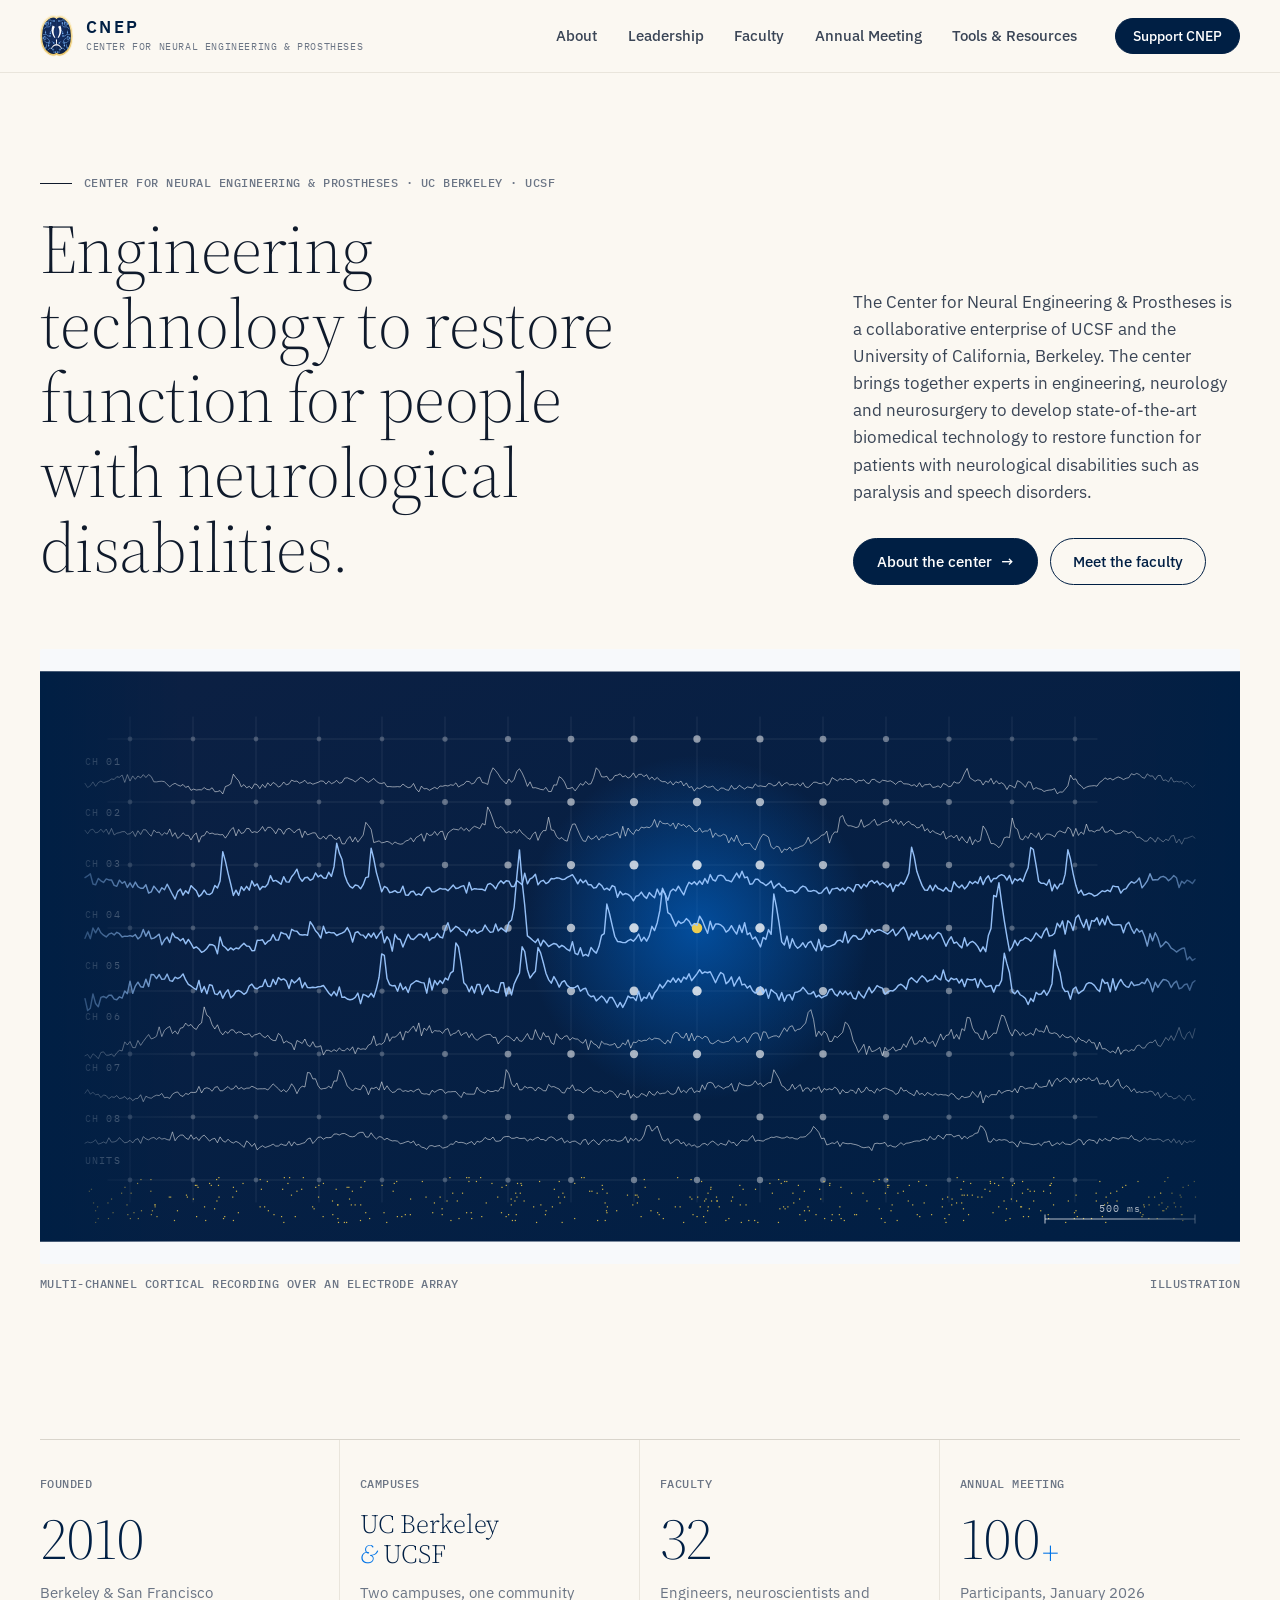
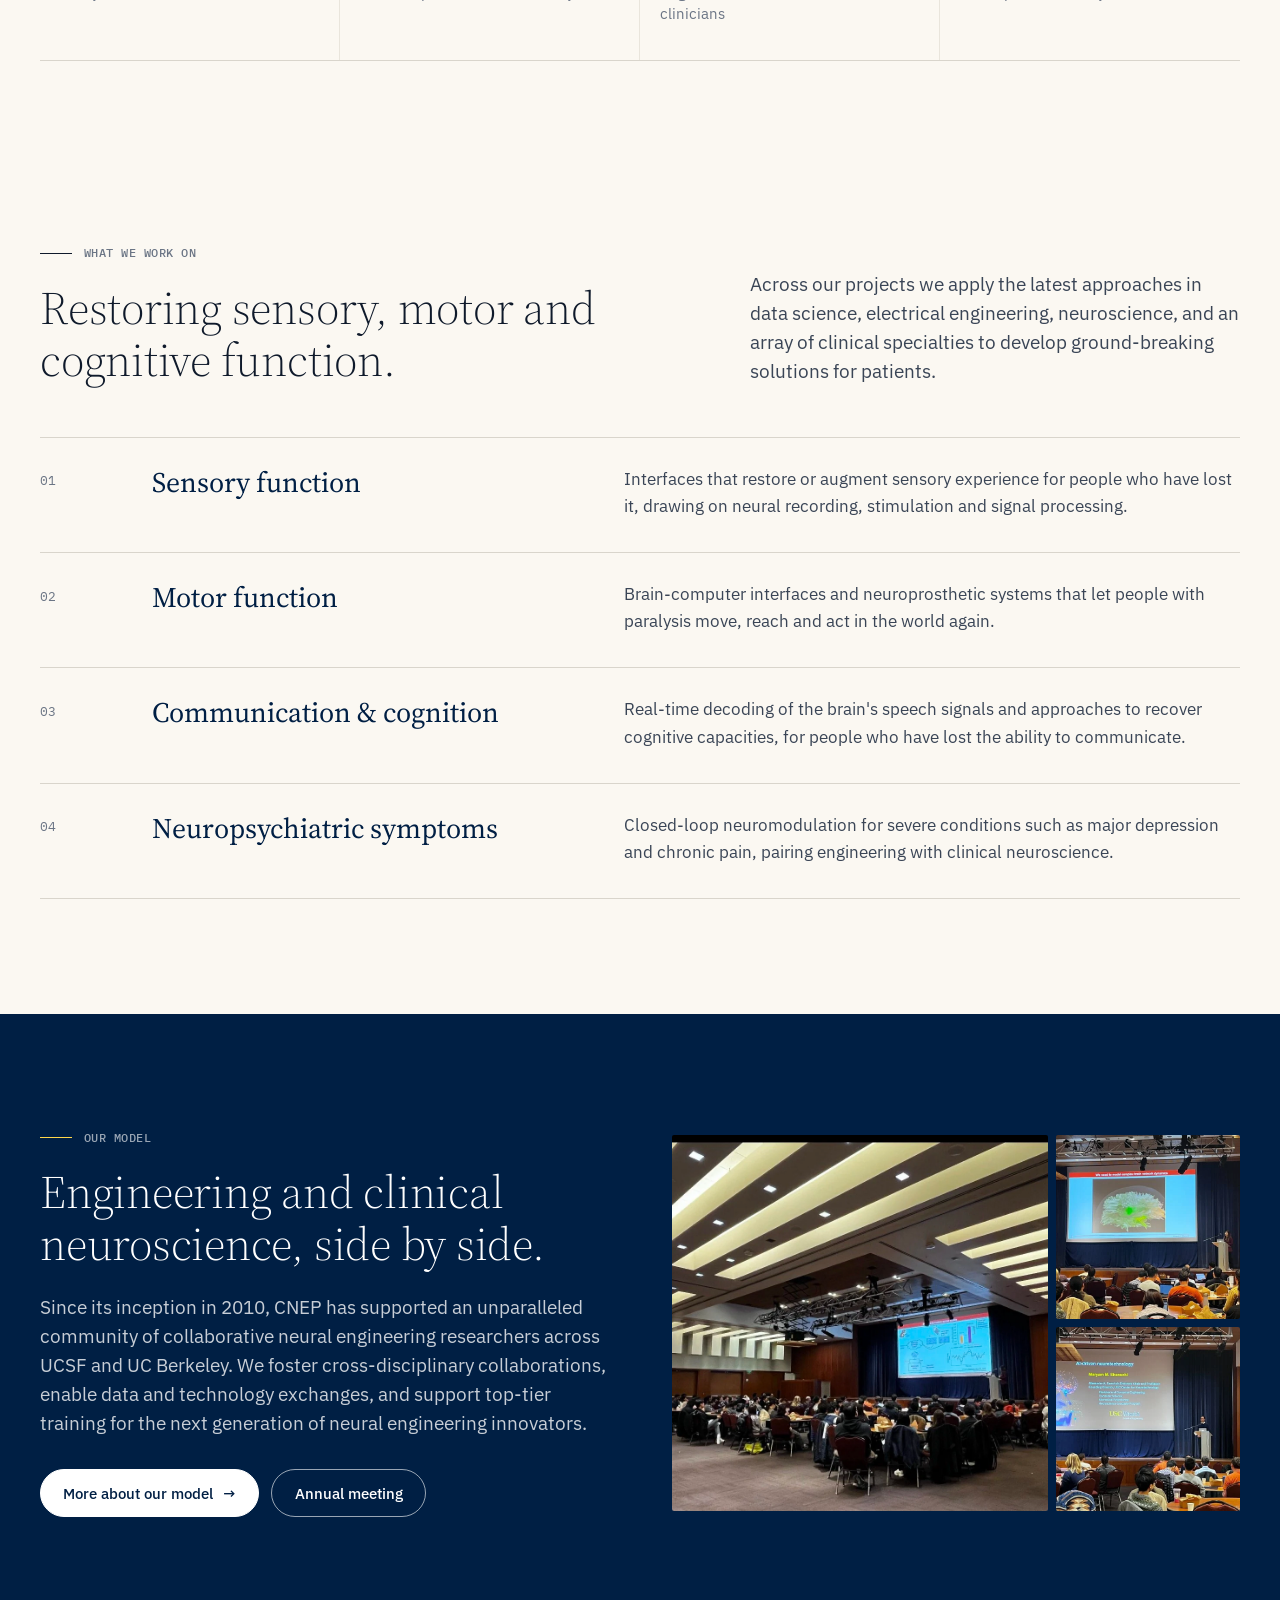
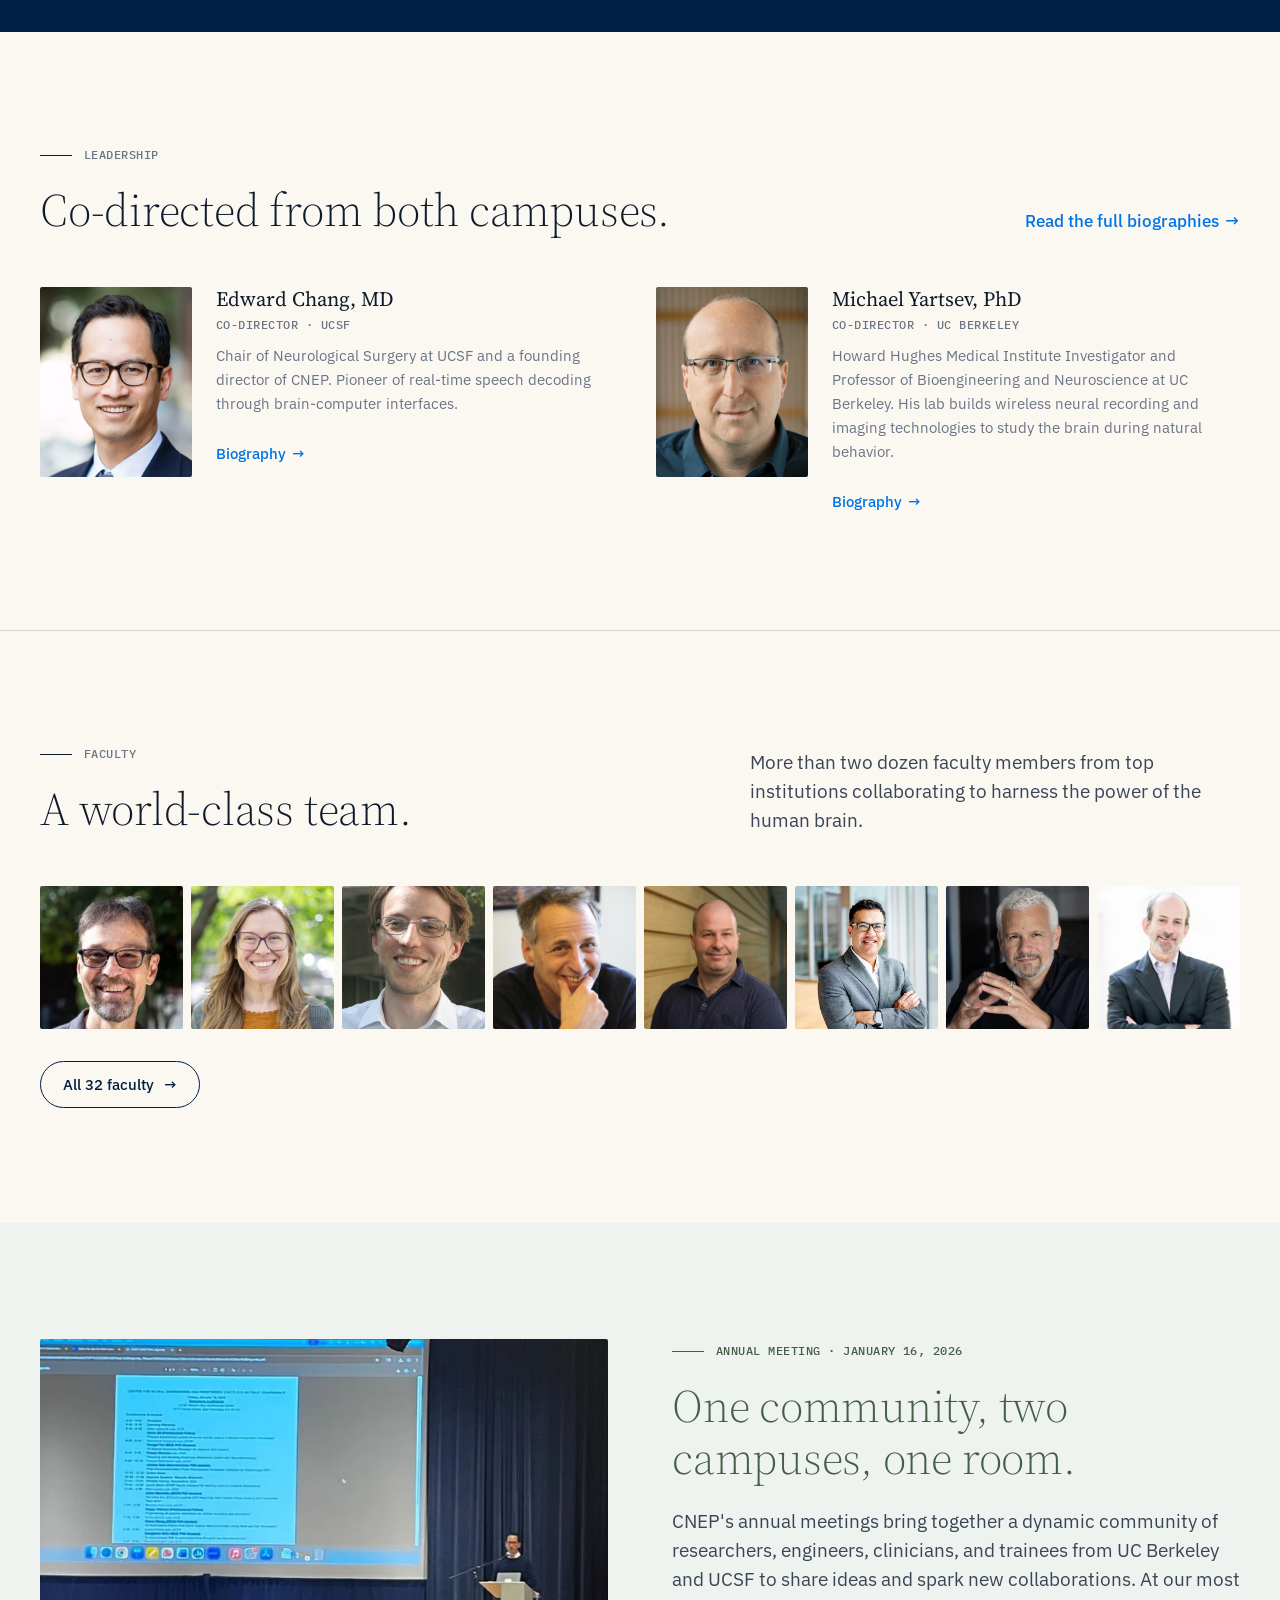
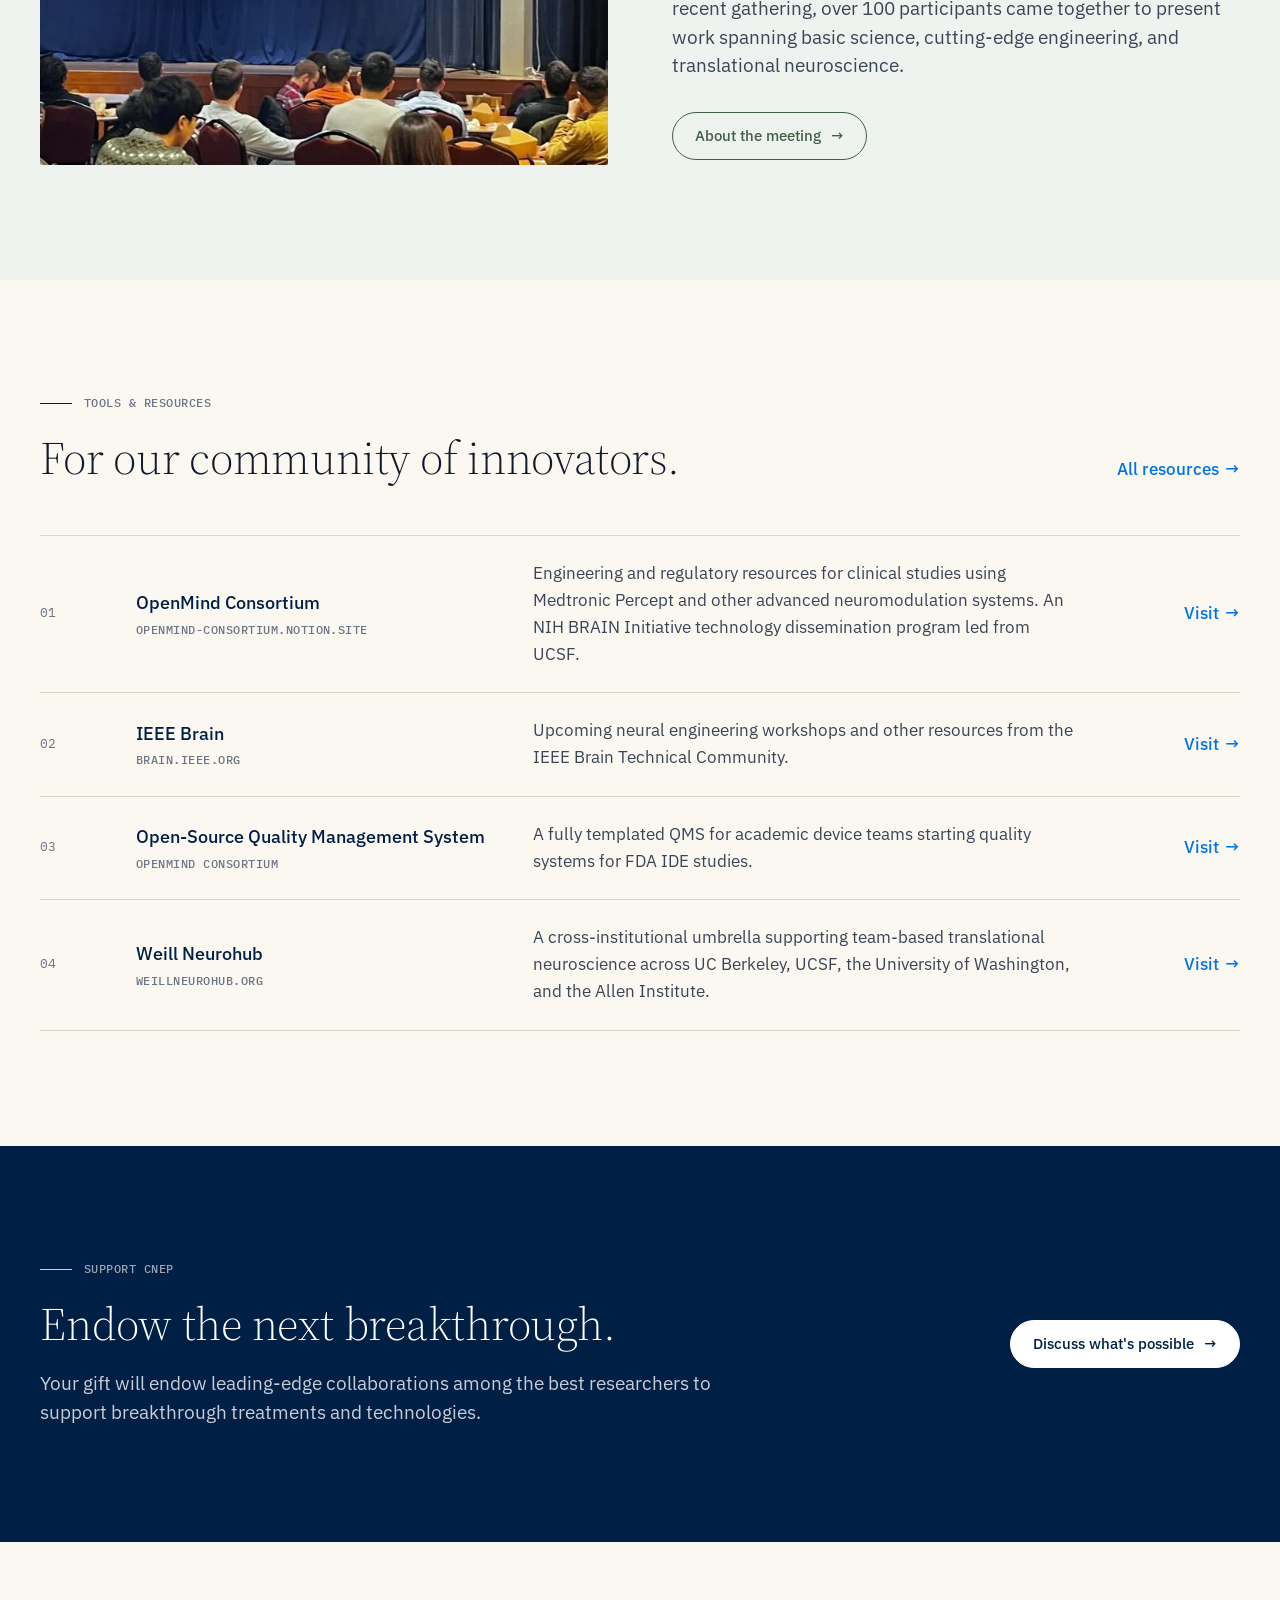
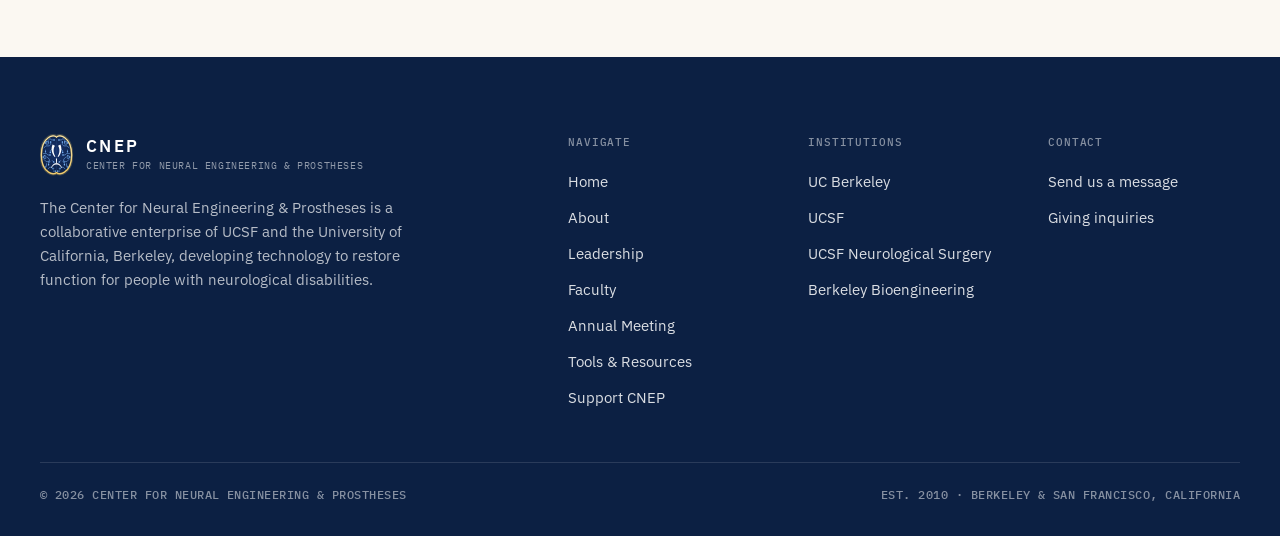
<file: index.html>
<!doctype html>
<html lang="en">
<head>
<meta charset="utf-8">
<meta name="viewport" content="width=device-width, initial-scale=1">
<title>Center for Neural Engineering &amp; Prostheses</title>
<meta name="description" content="The Center for Neural Engineering &amp; Prostheses is a collaborative enterprise of UCSF and UC Berkeley developing technology to restore function for patients with neurological disabilities.">
<meta property="og:title" content="Center for Neural Engineering &amp; Prostheses">
<meta property="og:description" content="The Center for Neural Engineering &amp; Prostheses is a collaborative enterprise of UCSF and UC Berkeley developing technology to restore function for patients with neurological disabilities.">
<meta property="og:type" content="website">
<link rel="canonical" href="https://www.uc-cnep.org/">
<meta property="og:image" content="https://www.uc-cnep.org/assets/brand/cnep-social.png">
<meta property="og:image:width" content="1200">
<meta property="og:image:height" content="630">
<meta name="twitter:card" content="summary_large_image">
<link rel="icon" href="assets/brand/favicon.svg" type="image/svg+xml">
<link rel="apple-touch-icon" href="assets/brand/apple-touch-icon.png">
<meta name="theme-color" content="#fbf8f2">
<link rel="preconnect" href="https://fonts.googleapis.com">
<link rel="preconnect" href="https://fonts.gstatic.com" crossorigin>
<link href="https://fonts.googleapis.com/css2?family=IBM+Plex+Mono:wght@400;500&family=IBM+Plex+Sans:wght@400;500;600&family=Source+Serif+4:opsz,wght@8..60,300;8..60,400&display=swap" rel="stylesheet">
<link rel="stylesheet" href="css/style.css">
</head>
<body>
<a class="skip" href="#main">Skip to content</a>
<header class="header">
  <div class="container">
    <a class="brand " href="index.html" aria-label="CNEP home"><img class="brand__mark" src="assets/brand/cnep-mark.svg" alt="" width="96" height="120">
<span class="brand__text"><span class="brand__name">CNEP</span><span class="brand__sub">Center for Neural Engineering &amp; Prostheses</span></span></a>
    <nav class="nav" aria-label="Primary"><a href="about.html">About</a><a href="leadership.html">Leadership</a><a href="faculty.html">Faculty</a><a href="annual-meeting.html">Annual Meeting</a><a href="resources.html">Tools & Resources</a><a class="btn btn--solid" href="donate.html">Support CNEP</a></nav>
    <button class="menu-btn" aria-expanded="false" aria-controls="mobile-nav" aria-label="Toggle menu"><span></span><span></span><span></span></button>
  </div>
  <nav class="mobile-nav" id="mobile-nav" aria-label="Mobile"><a href="about.html">About</a><a href="leadership.html">Leadership</a><a href="faculty.html">Faculty</a><a href="annual-meeting.html">Annual Meeting</a><a href="resources.html">Tools & Resources</a><a href="donate.html">Support CNEP</a></nav>
</header>
<main id="main">

<section class="hero container">
  <div class="hero__grid">
    <div>
      <div class="eyebrow mono">Center for Neural Engineering &amp; Prostheses &middot; UC Berkeley &middot; UCSF</div>
      <h1 class="display">Engineering technology to restore function for people with neurological disabilities.</h1>
    </div>
    <div class="hero__aside">
      <p>The Center for Neural Engineering & Prostheses is a collaborative enterprise of UCSF and the University of California, Berkeley. The center brings together experts in engineering, neurology and neurosurgery to develop state-of-the-art biomedical technology to restore function for patients with neurological disabilities such as paralysis and speech disorders.</p>
      <div class="btn-row"><a class="btn btn--solid" href="about.html">About the center <span class="arr" aria-hidden="true">&rarr;</span></a><a class="btn" href="faculty.html">Meet the faculty</a></div>
    </div>
  </div>
  <div class="hero-media reveal">
    <figure>
      <div class="frame frame--neuro"><svg class="neuro" viewBox="0 0 1600 760" xmlns="http://www.w3.org/2000/svg" role="img" aria-labelledby="neuro-t"><title id="neuro-t">Illustration of multi-channel neural recordings over an electrode array</title><defs><linearGradient id="bg" x1="0" y1="0" x2="1" y2="1"><stop offset="0" stop-color="#0c2043"/><stop offset="1" stop-color="#001f44"/></linearGradient><linearGradient id="fade" x1="0" y1="0" x2="1" y2="0"><stop offset="0" stop-color="#001f44" stop-opacity="1"/><stop offset=".12" stop-color="#001f44" stop-opacity="0"/><stop offset=".9" stop-color="#001f44" stop-opacity="0"/><stop offset="1" stop-color="#001f44" stop-opacity="1"/></linearGradient><radialGradient id="glow" cx=".5" cy=".5" r=".5"><stop offset="0" stop-color="#0073e6" stop-opacity=".55"/><stop offset="1" stop-color="#0073e6" stop-opacity="0"/></radialGradient></defs><rect width="1600" height="760" fill="url(#bg)"/><g fill="none" stroke="#ffffff" stroke-opacity=".12" stroke-width="1"><line x1="120" y1="60" x2="120" y2="708"/><line x1="204" y1="60" x2="204" y2="708"/><line x1="288" y1="60" x2="288" y2="708"/><line x1="372" y1="60" x2="372" y2="708"/><line x1="456" y1="60" x2="456" y2="708"/><line x1="540" y1="60" x2="540" y2="708"/><line x1="624" y1="60" x2="624" y2="708"/><line x1="708" y1="60" x2="708" y2="708"/><line x1="792" y1="60" x2="792" y2="708"/><line x1="876" y1="60" x2="876" y2="708"/><line x1="960" y1="60" x2="960" y2="708"/><line x1="1044" y1="60" x2="1044" y2="708"/><line x1="1128" y1="60" x2="1128" y2="708"/><line x1="1212" y1="60" x2="1212" y2="708"/><line x1="1296" y1="60" x2="1296" y2="708"/><line x1="1380" y1="60" x2="1380" y2="708"/><line x1="90" y1="90" x2="1410" y2="90"/><line x1="90" y1="174" x2="1410" y2="174"/><line x1="90" y1="258" x2="1410" y2="258"/><line x1="90" y1="342" x2="1410" y2="342"/><line x1="90" y1="426" x2="1410" y2="426"/><line x1="90" y1="510" x2="1410" y2="510"/><line x1="90" y1="594" x2="1410" y2="594"/><line x1="90" y1="678" x2="1410" y2="678"/></g><circle cx="876" cy="342" r="230" fill="url(#glow)"/><g><circle cx="120" cy="90" r="3.2" fill="#ffffff" fill-opacity="0.22"/><circle cx="204" cy="90" r="3.2" fill="#ffffff" fill-opacity="0.22"/><circle cx="288" cy="90" r="3.2" fill="#ffffff" fill-opacity="0.22"/><circle cx="372" cy="90" r="3.2" fill="#ffffff" fill-opacity="0.22"/><circle cx="456" cy="90" r="3.2" fill="#ffffff" fill-opacity="0.22"/><circle cx="540" cy="90" r="3.5" fill="#ffffff" fill-opacity="0.28"/><circle cx="624" cy="90" r="4.1" fill="#ffffff" fill-opacity="0.38"/><circle cx="708" cy="90" r="4.5" fill="#ffffff" fill-opacity="0.46"/><circle cx="792" cy="90" r="4.8" fill="#ffffff" fill-opacity="0.52"/><circle cx="876" cy="90" r="4.9" fill="#ffffff" fill-opacity="0.54"/><circle cx="960" cy="90" r="4.8" fill="#ffffff" fill-opacity="0.52"/><circle cx="1044" cy="90" r="4.5" fill="#ffffff" fill-opacity="0.46"/><circle cx="1128" cy="90" r="4.1" fill="#ffffff" fill-opacity="0.38"/><circle cx="1212" cy="90" r="3.5" fill="#ffffff" fill-opacity="0.28"/><circle cx="1296" cy="90" r="3.2" fill="#ffffff" fill-opacity="0.22"/><circle cx="1380" cy="90" r="3.2" fill="#ffffff" fill-opacity="0.22"/><circle cx="120" cy="174" r="3.2" fill="#ffffff" fill-opacity="0.22"/><circle cx="204" cy="174" r="3.2" fill="#ffffff" fill-opacity="0.22"/><circle cx="288" cy="174" r="3.2" fill="#ffffff" fill-opacity="0.22"/><circle cx="372" cy="174" r="3.2" fill="#ffffff" fill-opacity="0.22"/><circle cx="456" cy="174" r="3.3" fill="#ffffff" fill-opacity="0.23"/><circle cx="540" cy="174" r="3.9" fill="#ffffff" fill-opacity="0.35"/><circle cx="624" cy="174" r="4.5" fill="#ffffff" fill-opacity="0.46"/><circle cx="708" cy="174" r="5.0" fill="#ffffff" fill-opacity="0.56"/><circle cx="792" cy="174" r="5.5" fill="#ffffff" fill-opacity="0.64"/><circle cx="876" cy="174" r="5.6" fill="#ffffff" fill-opacity="0.67"/><circle cx="960" cy="174" r="5.5" fill="#ffffff" fill-opacity="0.64"/><circle cx="1044" cy="174" r="5.0" fill="#ffffff" fill-opacity="0.56"/><circle cx="1128" cy="174" r="4.5" fill="#ffffff" fill-opacity="0.46"/><circle cx="1212" cy="174" r="3.9" fill="#ffffff" fill-opacity="0.35"/><circle cx="1296" cy="174" r="3.3" fill="#ffffff" fill-opacity="0.23"/><circle cx="1380" cy="174" r="3.2" fill="#ffffff" fill-opacity="0.22"/><circle cx="120" cy="258" r="3.2" fill="#ffffff" fill-opacity="0.22"/><circle cx="204" cy="258" r="3.2" fill="#ffffff" fill-opacity="0.22"/><circle cx="288" cy="258" r="3.2" fill="#ffffff" fill-opacity="0.22"/><circle cx="372" cy="258" r="3.2" fill="#ffffff" fill-opacity="0.22"/><circle cx="456" cy="258" r="3.5" fill="#ffffff" fill-opacity="0.27"/><circle cx="540" cy="258" r="4.2" fill="#ffffff" fill-opacity="0.40"/><circle cx="624" cy="258" r="4.8" fill="#ffffff" fill-opacity="0.52"/><circle cx="708" cy="258" r="5.5" fill="#ffffff" fill-opacity="0.64"/><circle cx="792" cy="258" r="6.0" fill="#ffffff" fill-opacity="0.74"/><circle cx="876" cy="258" r="6.3" fill="#ffffff" fill-opacity="0.79"/><circle cx="960" cy="258" r="6.0" fill="#ffffff" fill-opacity="0.74"/><circle cx="1044" cy="258" r="5.5" fill="#ffffff" fill-opacity="0.64"/><circle cx="1128" cy="258" r="4.8" fill="#ffffff" fill-opacity="0.52"/><circle cx="1212" cy="258" r="4.2" fill="#ffffff" fill-opacity="0.40"/><circle cx="1296" cy="258" r="3.5" fill="#ffffff" fill-opacity="0.27"/><circle cx="1380" cy="258" r="3.2" fill="#ffffff" fill-opacity="0.22"/><circle cx="120" cy="342" r="3.2" fill="#ffffff" fill-opacity="0.22"/><circle cx="204" cy="342" r="3.2" fill="#ffffff" fill-opacity="0.22"/><circle cx="288" cy="342" r="3.2" fill="#ffffff" fill-opacity="0.22"/><circle cx="372" cy="342" r="3.2" fill="#ffffff" fill-opacity="0.22"/><circle cx="456" cy="342" r="3.5" fill="#ffffff" fill-opacity="0.28"/><circle cx="540" cy="342" r="4.2" fill="#ffffff" fill-opacity="0.41"/><circle cx="624" cy="342" r="4.9" fill="#ffffff" fill-opacity="0.54"/><circle cx="708" cy="342" r="5.6" fill="#ffffff" fill-opacity="0.67"/><circle cx="792" cy="342" r="6.3" fill="#ffffff" fill-opacity="0.79"/><circle cx="876" cy="342" r="7.0" fill="#ffd74b" fill-opacity="0.92"/><circle cx="960" cy="342" r="6.3" fill="#ffffff" fill-opacity="0.79"/><circle cx="1044" cy="342" r="5.6" fill="#ffffff" fill-opacity="0.67"/><circle cx="1128" cy="342" r="4.9" fill="#ffffff" fill-opacity="0.54"/><circle cx="1212" cy="342" r="4.2" fill="#ffffff" fill-opacity="0.41"/><circle cx="1296" cy="342" r="3.5" fill="#ffffff" fill-opacity="0.28"/><circle cx="1380" cy="342" r="3.2" fill="#ffffff" fill-opacity="0.22"/><circle cx="120" cy="426" r="3.2" fill="#ffffff" fill-opacity="0.22"/><circle cx="204" cy="426" r="3.2" fill="#ffffff" fill-opacity="0.22"/><circle cx="288" cy="426" r="3.2" fill="#ffffff" fill-opacity="0.22"/><circle cx="372" cy="426" r="3.2" fill="#ffffff" fill-opacity="0.22"/><circle cx="456" cy="426" r="3.5" fill="#ffffff" fill-opacity="0.27"/><circle cx="540" cy="426" r="4.2" fill="#ffffff" fill-opacity="0.40"/><circle cx="624" cy="426" r="4.8" fill="#ffffff" fill-opacity="0.52"/><circle cx="708" cy="426" r="5.5" fill="#ffffff" fill-opacity="0.64"/><circle cx="792" cy="426" r="6.0" fill="#ffffff" fill-opacity="0.74"/><circle cx="876" cy="426" r="6.3" fill="#ffffff" fill-opacity="0.79"/><circle cx="960" cy="426" r="6.0" fill="#ffffff" fill-opacity="0.74"/><circle cx="1044" cy="426" r="5.5" fill="#ffffff" fill-opacity="0.64"/><circle cx="1128" cy="426" r="4.8" fill="#ffffff" fill-opacity="0.52"/><circle cx="1212" cy="426" r="4.2" fill="#ffffff" fill-opacity="0.40"/><circle cx="1296" cy="426" r="3.5" fill="#ffffff" fill-opacity="0.27"/><circle cx="1380" cy="426" r="3.2" fill="#ffffff" fill-opacity="0.22"/><circle cx="120" cy="510" r="3.2" fill="#ffffff" fill-opacity="0.22"/><circle cx="204" cy="510" r="3.2" fill="#ffffff" fill-opacity="0.22"/><circle cx="288" cy="510" r="3.2" fill="#ffffff" fill-opacity="0.22"/><circle cx="372" cy="510" r="3.2" fill="#ffffff" fill-opacity="0.22"/><circle cx="456" cy="510" r="3.3" fill="#ffffff" fill-opacity="0.23"/><circle cx="540" cy="510" r="3.9" fill="#ffffff" fill-opacity="0.35"/><circle cx="624" cy="510" r="4.5" fill="#ffffff" fill-opacity="0.46"/><circle cx="708" cy="510" r="5.0" fill="#ffffff" fill-opacity="0.56"/><circle cx="792" cy="510" r="5.5" fill="#ffffff" fill-opacity="0.64"/><circle cx="876" cy="510" r="5.6" fill="#ffffff" fill-opacity="0.67"/><circle cx="960" cy="510" r="5.5" fill="#ffffff" fill-opacity="0.64"/><circle cx="1044" cy="510" r="5.0" fill="#ffffff" fill-opacity="0.56"/><circle cx="1128" cy="510" r="4.5" fill="#ffffff" fill-opacity="0.46"/><circle cx="1212" cy="510" r="3.9" fill="#ffffff" fill-opacity="0.35"/><circle cx="1296" cy="510" r="3.3" fill="#ffffff" fill-opacity="0.23"/><circle cx="1380" cy="510" r="3.2" fill="#ffffff" fill-opacity="0.22"/><circle cx="120" cy="594" r="3.2" fill="#ffffff" fill-opacity="0.22"/><circle cx="204" cy="594" r="3.2" fill="#ffffff" fill-opacity="0.22"/><circle cx="288" cy="594" r="3.2" fill="#ffffff" fill-opacity="0.22"/><circle cx="372" cy="594" r="3.2" fill="#ffffff" fill-opacity="0.22"/><circle cx="456" cy="594" r="3.2" fill="#ffffff" fill-opacity="0.22"/><circle cx="540" cy="594" r="3.5" fill="#ffffff" fill-opacity="0.28"/><circle cx="624" cy="594" r="4.1" fill="#ffffff" fill-opacity="0.38"/><circle cx="708" cy="594" r="4.5" fill="#ffffff" fill-opacity="0.46"/><circle cx="792" cy="594" r="4.8" fill="#ffffff" fill-opacity="0.52"/><circle cx="876" cy="594" r="4.9" fill="#ffffff" fill-opacity="0.54"/><circle cx="960" cy="594" r="4.8" fill="#ffffff" fill-opacity="0.52"/><circle cx="1044" cy="594" r="4.5" fill="#ffffff" fill-opacity="0.46"/><circle cx="1128" cy="594" r="4.1" fill="#ffffff" fill-opacity="0.38"/><circle cx="1212" cy="594" r="3.5" fill="#ffffff" fill-opacity="0.28"/><circle cx="1296" cy="594" r="3.2" fill="#ffffff" fill-opacity="0.22"/><circle cx="1380" cy="594" r="3.2" fill="#ffffff" fill-opacity="0.22"/><circle cx="120" cy="678" r="3.2" fill="#ffffff" fill-opacity="0.22"/><circle cx="204" cy="678" r="3.2" fill="#ffffff" fill-opacity="0.22"/><circle cx="288" cy="678" r="3.2" fill="#ffffff" fill-opacity="0.22"/><circle cx="372" cy="678" r="3.2" fill="#ffffff" fill-opacity="0.22"/><circle cx="456" cy="678" r="3.2" fill="#ffffff" fill-opacity="0.22"/><circle cx="540" cy="678" r="3.2" fill="#ffffff" fill-opacity="0.22"/><circle cx="624" cy="678" r="3.5" fill="#ffffff" fill-opacity="0.28"/><circle cx="708" cy="678" r="3.9" fill="#ffffff" fill-opacity="0.35"/><circle cx="792" cy="678" r="4.2" fill="#ffffff" fill-opacity="0.40"/><circle cx="876" cy="678" r="4.2" fill="#ffffff" fill-opacity="0.41"/><circle cx="960" cy="678" r="4.2" fill="#ffffff" fill-opacity="0.40"/><circle cx="1044" cy="678" r="3.9" fill="#ffffff" fill-opacity="0.35"/><circle cx="1128" cy="678" r="3.5" fill="#ffffff" fill-opacity="0.28"/><circle cx="1212" cy="678" r="3.2" fill="#ffffff" fill-opacity="0.22"/><circle cx="1296" cy="678" r="3.2" fill="#ffffff" fill-opacity="0.22"/><circle cx="1380" cy="678" r="3.2" fill="#ffffff" fill-opacity="0.22"/></g><g fill="none" stroke-linecap="round" stroke-linejoin="round"><path d="M60.0,149.2 L63.5,154.7 L67.1,152.3 L70.6,147.2 L74.1,153.1 L77.7,148.1 L81.2,146.1 L84.7,148.3 L88.3,147.0 L91.8,145.7 L95.3,143.3 L98.9,143.9 L102.4,140.3 L105.9,141.1 L109.5,138.0 L113.0,147.9 L116.5,137.4 L120.0,146.1 L123.6,139.2 L127.1,143.8 L130.6,139.3 L134.2,141.8 L137.7,137.5 L141.2,141.4 L144.8,137.4 L148.3,140.1 L151.8,147.1 L155.4,147.2 L158.9,146.6 L162.4,146.3 L166.0,146.9 L169.5,150.6 L173.0,153.7 L176.6,150.7 L180.1,149.1 L183.6,151.3 L187.2,152.8 L190.7,150.6 L194.2,154.5 L197.8,152.9 L201.3,158.5 L204.8,156.8 L208.4,158.1 L211.9,157.6 L215.4,157.8 L218.9,154.8 L222.5,157.3 L226.0,157.7 L229.5,155.0 L233.1,160.3 L236.6,160.1 L240.1,158.8 L243.7,163.3 L247.2,153.4 L250.7,152.1 L254.3,149.9 L257.8,136.9 L261.3,141.8 L264.9,145.7 L268.4,153.8 L271.9,150.8 L275.5,155.1 L279.0,153.1 L282.5,156.3 L286.1,149.8 L289.6,151.1 L293.1,156.2 L296.7,150.5 L300.2,154.8 L303.7,148.4 L307.3,152.5 L310.8,148.0 L314.3,150.0 L317.9,154.2 L321.4,152.2 L324.9,147.3 L328.4,151.2 L332.0,149.8 L335.5,144.8 L339.0,146.5 L342.6,146.1 L346.1,149.0 L349.6,147.5 L353.2,145.1 L356.7,149.2 L360.2,148.3 L363.8,150.3 L367.3,149.0 L370.8,147.8 L374.4,145.9 L377.9,146.3 L381.4,150.2 L385.0,146.1 L388.5,149.5 L392.0,148.1 L395.6,145.2 L399.1,149.0 L402.6,148.0 L406.2,142.2 L409.7,141.7 L413.2,143.3 L416.8,144.7 L420.3,147.2 L423.8,144.5 L427.4,141.2 L430.9,142.4 L434.4,145.8 L437.9,147.8 L441.5,145.3 L445.0,142.5 L448.5,146.3 L452.1,148.8 L455.6,149.3 L459.1,148.1 L462.7,153.6 L466.2,153.4 L469.7,153.8 L473.3,153.8 L476.8,153.5 L480.3,153.9 L483.9,150.0 L487.4,152.8 L490.9,154.9 L494.5,154.1 L498.0,149.3 L501.5,156.5 L505.1,160.5 L508.6,152.8 L512.1,156.5 L515.7,156.0 L519.2,158.4 L522.7,156.4 L526.3,154.4 L529.8,156.5 L533.3,152.7 L536.8,153.0 L540.4,151.9 L543.9,152.7 L547.4,151.0 L551.0,151.8 L554.5,148.5 L558.0,154.1 L561.6,151.8 L565.1,150.4 L568.6,146.4 L572.2,146.8 L575.7,150.0 L579.2,148.5 L582.8,142.4 L586.3,140.8 L589.8,148.0 L593.4,148.8 L596.9,150.6 L600.4,136.3 L604.0,128.4 L607.5,132.2 L611.0,136.8 L614.6,142.8 L618.1,146.0 L621.6,149.9 L625.2,143.3 L628.7,147.8 L632.2,143.8 L635.8,133.1 L639.3,129.7 L642.8,135.3 L646.3,143.1 L649.9,153.2 L653.4,147.1 L656.9,155.2 L660.5,154.9 L664.0,155.9 L667.5,157.2 L671.1,157.8 L674.6,154.5 L678.1,160.1 L681.7,160.0 L685.2,151.2 L688.7,151.5 L692.3,140.2 L695.8,142.5 L699.3,147.5 L702.9,156.2 L706.4,155.9 L709.9,154.5 L713.5,159.2 L717.0,154.5 L720.5,149.4 L724.1,151.7 L727.6,146.6 L731.1,150.4 L734.7,149.7 L738.2,141.2 L741.7,128.4 L745.3,132.3 L748.8,140.4 L752.3,140.7 L755.8,139.7 L759.4,145.3 L762.9,144.1 L766.4,138.8 L770.0,138.2 L773.5,136.4 L777.0,140.6 L780.6,138.9 L784.1,142.1 L787.6,140.3 L791.2,135.2 L794.7,141.7 L798.2,137.2 L801.8,137.0 L805.3,140.1 L808.8,137.6 L812.4,143.8 L815.9,140.6 L819.4,144.5 L823.0,141.3 L826.5,145.2 L830.0,146.9 L833.6,146.8 L837.1,149.5 L840.6,146.5 L844.2,151.4 L847.7,147.0 L851.2,148.5 L854.7,146.1 L858.3,152.6 L861.8,148.5 L865.3,154.8 L868.9,153.4 L872.4,159.5 L875.9,155.0 L879.5,156.3 L883.0,154.3 L886.5,151.9 L890.1,154.3 L893.6,154.1 L897.1,152.6 L900.7,156.9 L904.2,158.9 L907.7,155.3 L911.3,155.6 L914.8,157.7 L918.3,158.4 L921.9,151.9 L925.4,156.8 L928.9,155.8 L932.5,151.7 L936.0,154.4 L939.5,156.7 L943.1,153.9 L946.6,154.6 L950.1,155.5 L953.7,149.9 L957.2,153.1 L960.7,152.4 L964.2,153.2 L967.8,153.6 L971.3,149.2 L974.8,149.9 L978.4,152.6 L981.9,151.4 L985.4,146.8 L989.0,152.9 L992.5,149.5 L996.0,148.0 L999.6,151.3 L1003.1,150.5 L1006.6,151.7 L1010.2,149.4 L1013.7,152.7 L1017.2,148.2 L1020.8,154.0 L1024.3,154.6 L1027.8,151.5 L1031.4,147.7 L1034.9,147.6 L1038.4,149.2 L1042.0,149.5 L1045.5,147.3 L1049.0,151.7 L1052.6,149.6 L1056.1,141.5 L1059.6,143.7 L1063.2,145.9 L1066.7,142.8 L1070.2,144.5 L1073.7,142.8 L1077.3,144.3 L1080.8,143.0 L1084.3,144.4 L1087.9,148.4 L1091.4,145.1 L1094.9,145.7 L1098.5,144.3 L1102.0,148.5 L1105.5,149.4 L1109.1,144.0 L1112.6,143.8 L1116.1,146.7 L1119.7,148.2 L1123.2,145.0 L1126.7,145.5 L1130.3,146.6 L1133.8,145.7 L1137.3,147.7 L1140.9,150.6 L1144.4,147.1 L1147.9,146.1 L1151.5,149.8 L1155.0,149.8 L1158.5,150.3 L1162.1,152.3 L1165.6,150.9 L1169.1,153.7 L1172.6,148.3 L1176.2,154.1 L1179.7,151.0 L1183.2,150.8 L1186.8,149.9 L1190.3,154.6 L1193.8,154.1 L1197.4,152.5 L1200.9,154.9 L1204.4,149.3 L1208.0,150.7 L1211.5,153.6 L1215.0,152.9 L1218.6,146.9 L1222.1,148.7 L1225.6,148.7 L1229.2,143.7 L1232.7,135.5 L1236.2,129.2 L1239.8,141.6 L1243.3,144.1 L1246.8,146.4 L1250.4,144.4 L1253.9,145.3 L1257.4,151.4 L1261.0,145.9 L1264.5,147.8 L1268.0,142.4 L1271.6,150.2 L1275.1,145.6 L1278.6,149.8 L1282.1,148.3 L1285.7,150.8 L1289.2,157.4 L1292.7,151.5 L1296.3,153.0 L1299.8,155.4 L1303.3,145.6 L1306.9,147.3 L1310.4,150.1 L1313.9,154.4 L1317.5,147.1 L1321.0,147.7 L1324.5,157.2 L1328.1,154.8 L1331.6,156.4 L1335.1,157.3 L1338.7,160.0 L1342.2,158.7 L1345.7,158.1 L1349.3,157.8 L1352.8,156.1 L1356.3,163.0 L1359.9,160.6 L1363.4,160.9 L1366.9,156.8 L1370.5,152.5 L1374.0,138.0 L1377.5,144.0 L1381.1,143.2 L1384.6,149.9 L1388.1,152.2 L1391.6,156.4 L1395.2,154.2 L1398.7,152.9 L1402.2,152.5 L1405.8,152.2 L1409.3,152.9 L1412.8,148.0 L1416.4,145.5 L1419.9,141.8 L1423.4,143.8 L1427.0,142.4 L1430.5,144.7 L1434.0,142.3 L1437.6,140.6 L1441.1,141.9 L1444.6,144.1 L1448.2,142.3 L1451.7,141.6 L1455.2,136.3 L1458.8,137.8 L1462.3,135.8 L1465.8,137.5 L1469.4,141.1 L1472.9,142.4 L1476.4,136.5 L1480.0,139.5 L1483.5,139.2 L1487.0,144.3 L1490.5,138.8 L1494.1,138.6 L1497.6,145.4 L1501.1,144.5 L1504.7,147.3 L1508.2,141.0 L1511.7,147.4 L1515.3,146.3 L1518.8,147.3 L1522.3,146.5 L1525.9,150.3 L1529.4,147.2 L1532.9,150.9 L1536.5,154.5 L1540.0,151.3" stroke="#ffffff" stroke-opacity="0.55" stroke-width="1.3"/><text x="60" y="124" font-family="IBM Plex Mono, monospace" font-size="13" letter-spacing="1.5" fill="#ffffff" fill-opacity=".45">CH 01</text><path d="M60.0,211.7 L63.5,216.3 L67.1,211.2 L70.6,210.3 L74.1,215.2 L77.7,214.2 L81.2,210.2 L84.7,214.5 L88.3,210.1 L91.8,217.2 L95.3,209.2 L98.9,218.0 L102.4,215.6 L105.9,214.9 L109.5,213.6 L113.0,213.5 L116.5,216.9 L120.0,216.3 L123.6,213.1 L127.1,220.1 L130.6,212.3 L134.2,217.4 L137.7,210.9 L141.2,211.2 L144.8,216.1 L148.3,219.6 L151.8,211.4 L155.4,214.7 L158.9,214.2 L162.4,218.6 L166.0,215.0 L169.5,216.9 L173.0,209.9 L176.6,219.9 L180.1,214.9 L183.6,222.6 L187.2,219.8 L190.7,215.0 L194.2,218.4 L197.8,218.5 L201.3,224.6 L204.8,218.6 L208.4,215.3 L211.9,227.7 L215.4,219.5 L218.9,218.8 L222.5,212.9 L226.0,216.4 L229.5,215.4 L233.1,217.0 L236.6,216.8 L240.1,217.8 L243.7,217.4 L247.2,222.2 L250.7,217.1 L254.3,211.0 L257.8,208.0 L261.3,219.2 L264.9,210.5 L268.4,216.0 L271.9,214.8 L275.5,209.2 L279.0,209.5 L282.5,214.8 L286.1,213.6 L289.6,214.7 L293.1,211.8 L296.7,206.7 L300.2,213.0 L303.7,207.8 L307.3,207.8 L310.8,210.9 L314.3,216.4 L317.9,209.6 L321.4,211.1 L324.9,217.1 L328.4,210.8 L332.0,209.0 L335.5,211.4 L339.0,215.3 L342.6,211.5 L346.1,209.9 L349.6,221.4 L353.2,212.7 L356.7,217.9 L360.2,216.5 L363.8,215.1 L367.3,215.2 L370.8,221.6 L374.4,223.3 L377.9,219.5 L381.4,223.7 L385.0,218.5 L388.5,218.1 L392.0,222.6 L395.6,224.1 L399.1,220.5 L402.6,229.6 L406.2,230.0 L409.7,223.7 L413.2,219.9 L416.8,227.2 L420.3,221.1 L423.8,227.6 L427.4,222.8 L430.9,218.1 L434.4,201.1 L437.9,205.4 L441.5,210.4 L445.0,228.1 L448.5,227.0 L452.1,225.8 L455.6,228.5 L459.1,227.8 L462.7,226.4 L466.2,227.8 L469.7,230.5 L473.3,227.3 L476.8,229.3 L480.3,230.3 L483.9,229.7 L487.4,226.0 L490.9,225.1 L494.5,221.8 L498.0,227.1 L501.5,221.4 L505.1,219.3 L508.6,216.5 L512.1,226.4 L515.7,215.4 L519.2,218.6 L522.7,218.0 L526.3,213.3 L529.8,218.5 L533.3,213.7 L536.8,212.9 L540.4,224.6 L543.9,215.4 L547.4,212.5 L551.0,210.0 L554.5,210.6 L558.0,211.2 L561.6,207.8 L565.1,212.0 L568.6,209.0 L572.2,213.2 L575.7,209.1 L579.2,206.4 L582.8,207.8 L586.3,209.6 L589.8,202.7 L593.4,204.7 L596.9,180.6 L600.4,187.3 L604.0,197.3 L607.5,207.4 L611.0,209.0 L614.6,206.6 L618.1,210.3 L621.6,215.4 L625.2,213.4 L628.7,215.5 L632.2,212.0 L635.8,215.6 L639.3,210.6 L642.8,215.5 L646.3,218.3 L649.9,221.8 L653.4,223.9 L656.9,217.4 L660.5,213.8 L664.0,225.2 L667.5,216.7 L671.1,212.1 L674.6,212.2 L678.1,194.2 L681.7,211.3 L685.2,211.9 L688.7,219.9 L692.3,223.3 L695.8,221.4 L699.3,225.0 L702.9,226.2 L706.4,213.4 L709.9,203.7 L713.5,203.2 L717.0,211.3 L720.5,219.1 L724.1,225.8 L727.6,226.6 L731.1,219.0 L734.7,223.7 L738.2,222.3 L741.7,218.8 L745.3,224.8 L748.8,220.4 L752.3,221.0 L755.8,216.9 L759.4,218.5 L762.9,217.5 L766.4,215.8 L770.0,214.2 L773.5,222.2 L777.0,206.4 L780.6,219.6 L784.1,208.7 L787.6,213.9 L791.2,217.3 L794.7,210.9 L798.2,212.3 L801.8,207.4 L805.3,208.6 L808.8,207.4 L812.4,208.2 L815.9,205.5 L819.4,197.3 L823.0,207.8 L826.5,199.0 L830.0,202.3 L833.6,203.1 L837.1,202.4 L840.6,206.2 L844.2,201.9 L847.7,209.8 L851.2,202.0 L854.7,205.5 L858.3,204.1 L861.8,207.8 L865.3,205.0 L868.9,208.5 L872.4,213.2 L875.9,213.4 L879.5,208.5 L883.0,214.4 L886.5,212.6 L890.1,212.7 L893.6,209.5 L897.1,221.4 L900.7,215.2 L904.2,219.2 L907.7,219.4 L911.3,217.0 L914.8,218.5 L918.3,228.5 L921.9,221.3 L925.4,226.7 L928.9,218.1 L932.5,227.2 L936.0,232.2 L939.5,229.2 L943.1,229.3 L946.6,229.1 L950.1,234.4 L953.7,238.1 L957.2,229.4 L960.7,221.9 L964.2,216.9 L967.8,218.5 L971.3,220.8 L974.8,233.5 L978.4,236.6 L981.9,232.9 L985.4,234.2 L989.0,241.7 L992.5,236.6 L996.0,238.1 L999.6,234.1 L1003.1,239.3 L1006.6,236.0 L1010.2,235.3 L1013.7,233.3 L1017.2,232.3 L1020.8,228.9 L1024.3,221.0 L1027.8,229.5 L1031.4,226.3 L1034.9,224.5 L1038.4,222.2 L1042.0,218.3 L1045.5,217.6 L1049.0,212.8 L1052.6,228.8 L1056.1,218.6 L1059.6,213.9 L1063.2,214.3 L1066.7,194.3 L1070.2,192.1 L1073.7,201.4 L1077.3,205.8 L1080.8,205.7 L1084.3,206.7 L1087.9,208.1 L1091.4,207.1 L1094.9,197.4 L1098.5,207.7 L1102.0,205.5 L1105.5,203.8 L1109.1,200.4 L1112.6,196.9 L1116.1,205.0 L1119.7,204.2 L1123.2,201.4 L1126.7,200.3 L1130.3,199.8 L1133.8,196.6 L1137.3,202.2 L1140.9,197.6 L1144.4,203.9 L1147.9,199.4 L1151.5,205.4 L1155.0,201.6 L1158.5,199.7 L1162.1,203.9 L1165.6,204.6 L1169.1,208.5 L1172.6,208.0 L1176.2,203.7 L1179.7,212.7 L1183.2,209.5 L1186.8,215.1 L1190.3,212.1 L1193.8,214.9 L1197.4,216.3 L1200.9,218.0 L1204.4,212.8 L1208.0,223.5 L1211.5,220.4 L1215.0,218.9 L1218.6,221.9 L1222.1,218.0 L1225.6,225.7 L1229.2,220.1 L1232.7,225.3 L1236.2,228.8 L1239.8,220.2 L1243.3,231.0 L1246.8,224.2 L1250.4,227.3 L1253.9,225.2 L1257.4,205.9 L1261.0,211.0 L1264.5,219.9 L1268.0,229.4 L1271.6,229.5 L1275.1,231.7 L1278.6,235.0 L1282.1,230.6 L1285.7,221.7 L1289.2,220.6 L1292.7,221.4 L1296.3,195.3 L1299.8,208.0 L1303.3,210.5 L1306.9,223.0 L1310.4,224.5 L1313.9,219.2 L1317.5,222.6 L1321.0,215.3 L1324.5,217.8 L1328.1,221.4 L1331.6,214.9 L1335.1,224.6 L1338.7,220.2 L1342.2,216.8 L1345.7,216.9 L1349.3,218.3 L1352.8,220.7 L1356.3,214.6 L1359.9,212.4 L1363.4,214.1 L1366.9,215.4 L1370.5,207.6 L1374.0,210.1 L1377.5,219.9 L1381.1,209.2 L1384.6,218.6 L1388.1,213.9 L1391.6,217.1 L1395.2,203.5 L1398.7,212.7 L1402.2,212.3 L1405.8,214.0 L1409.3,211.6 L1412.8,211.7 L1416.4,206.8 L1419.9,214.3 L1423.4,214.0 L1427.0,211.3 L1430.5,212.7 L1434.0,216.8 L1437.6,216.0 L1441.1,215.5 L1444.6,212.5 L1448.2,213.0 L1451.7,215.3 L1455.2,213.4 L1458.8,215.8 L1462.3,221.4 L1465.8,220.9 L1469.4,223.4 L1472.9,226.2 L1476.4,226.2 L1480.0,221.2 L1483.5,223.1 L1487.0,227.6 L1490.5,221.2 L1494.1,224.8 L1497.6,227.1 L1501.1,223.7 L1504.7,225.5 L1508.2,219.5 L1511.7,218.6 L1515.3,228.7 L1518.8,223.4 L1522.3,230.3 L1525.9,222.4 L1529.4,222.3 L1532.9,220.9 L1536.5,219.4 L1540.0,222.2" stroke="#ffffff" stroke-opacity="0.55" stroke-width="1.3"/><text x="60" y="192" font-family="IBM Plex Mono, monospace" font-size="13" letter-spacing="1.5" fill="#ffffff" fill-opacity=".45">CH 02</text><path d="M60.0,274.8 L63.5,272.6 L67.1,269.8 L70.6,283.3 L74.1,284.5 L77.7,275.9 L81.2,279.1 L84.7,281.3 L88.3,276.5 L91.8,277.9 L95.3,277.8 L98.9,285.2 L102.4,286.4 L105.9,278.2 L109.5,282.5 L113.0,280.0 L116.5,287.9 L120.0,281.9 L123.6,288.0 L127.1,280.8 L130.6,286.9 L134.2,289.0 L137.7,288.9 L141.2,284.4 L144.8,295.3 L148.3,293.9 L151.8,286.2 L155.4,290.5 L158.9,294.9 L162.4,288.3 L166.0,291.0 L169.5,283.6 L173.0,290.1 L176.6,297.3 L180.1,303.5 L183.6,293.5 L187.2,290.0 L190.7,298.2 L194.2,292.2 L197.8,296.0 L201.3,285.5 L204.8,288.9 L208.4,292.3 L211.9,300.2 L215.4,297.2 L218.9,291.5 L222.5,296.8 L226.0,297.4 L229.5,295.0 L233.1,285.3 L236.6,288.7 L240.1,279.3 L243.7,240.2 L247.2,252.8 L250.7,268.8 L254.3,283.3 L257.8,298.6 L261.3,291.5 L264.9,298.5 L268.4,287.0 L271.9,291.9 L275.5,286.5 L279.0,291.5 L282.5,279.1 L286.1,286.1 L289.6,283.2 L293.1,291.1 L296.7,286.7 L300.2,287.5 L303.7,283.3 L307.3,272.1 L310.8,279.6 L314.3,278.5 L317.9,280.9 L321.4,283.7 L324.9,273.5 L328.4,280.5 L332.0,280.8 L335.5,273.7 L339.0,269.5 L342.6,263.5 L346.1,274.9 L349.6,279.6 L353.2,275.0 L356.7,274.4 L360.2,278.4 L363.8,276.6 L367.3,268.6 L370.8,273.9 L374.4,271.4 L377.9,275.4 L381.4,275.8 L385.0,267.7 L388.5,273.3 L392.0,260.5 L395.6,229.0 L399.1,242.2 L402.6,250.3 L406.2,271.2 L409.7,280.8 L413.2,286.5 L416.8,288.8 L420.3,284.6 L423.8,285.5 L427.4,289.7 L430.9,284.2 L434.4,274.8 L437.9,273.9 L441.5,235.6 L445.0,249.7 L448.5,267.8 L452.1,280.5 L455.6,293.6 L459.1,286.6 L462.7,288.5 L466.2,294.9 L469.7,294.0 L473.3,292.2 L476.8,294.8 L480.3,294.1 L483.9,286.2 L487.4,297.9 L490.9,298.3 L494.5,293.6 L498.0,293.0 L501.5,298.1 L505.1,296.4 L508.6,298.5 L512.1,291.9 L515.7,287.9 L519.2,288.0 L522.7,293.8 L526.3,293.6 L529.8,291.5 L533.3,289.1 L536.8,290.2 L540.4,289.8 L543.9,292.2 L547.4,288.7 L551.0,284.8 L554.5,289.3 L558.0,288.6 L561.6,286.5 L565.1,285.5 L568.6,295.5 L572.2,281.1 L575.7,291.3 L579.2,289.6 L582.8,290.1 L586.3,290.3 L589.8,290.4 L593.4,292.3 L596.9,284.0 L600.4,282.6 L604.0,285.4 L607.5,289.9 L611.0,283.0 L614.6,279.0 L618.1,282.5 L621.6,279.0 L625.2,279.5 L628.7,286.7 L632.2,286.7 L635.8,278.8 L639.3,281.3 L642.8,284.4 L646.3,268.9 L649.9,283.1 L653.4,276.5 L656.9,274.7 L660.5,270.3 L664.0,284.4 L667.5,279.8 L671.1,278.4 L674.6,282.8 L678.1,280.7 L681.7,276.0 L685.2,276.5 L688.7,275.1 L692.3,275.5 L695.8,277.3 L699.3,277.1 L702.9,274.5 L706.4,272.9 L709.9,270.9 L713.5,276.4 L717.0,283.1 L720.5,277.1 L724.1,281.6 L727.6,278.2 L731.1,284.4 L734.7,284.3 L738.2,288.8 L741.7,288.0 L745.3,282.5 L748.8,285.3 L752.3,291.0 L755.8,288.9 L759.4,291.6 L762.9,285.4 L766.4,287.3 L770.0,301.0 L773.5,293.2 L777.0,297.7 L780.6,296.0 L784.1,297.2 L787.6,300.0 L791.2,305.8 L794.7,299.6 L798.2,298.6 L801.8,294.1 L805.3,299.5 L808.8,302.5 L812.4,294.8 L815.9,298.6 L819.4,301.6 L823.0,290.1 L826.5,298.0 L830.0,291.6 L833.6,297.0 L837.1,304.9 L840.6,293.4 L844.2,290.0 L847.7,292.6 L851.2,286.2 L854.7,292.2 L858.3,297.9 L861.8,288.2 L865.3,281.0 L868.9,283.6 L872.4,280.3 L875.9,284.3 L879.5,279.2 L883.0,283.8 L886.5,276.0 L890.1,282.3 L893.6,270.8 L897.1,277.7 L900.7,279.3 L904.2,272.4 L907.7,271.5 L911.3,272.9 L914.8,278.3 L918.3,278.7 L921.9,280.4 L925.4,274.5 L928.9,268.8 L932.5,275.1 L936.0,266.2 L939.5,275.0 L943.1,273.9 L946.6,283.8 L950.1,283.0 L953.7,277.1 L957.2,276.9 L960.7,280.8 L964.2,282.3 L967.8,285.4 L971.3,282.9 L974.8,279.3 L978.4,289.1 L981.9,285.1 L985.4,282.5 L989.0,287.3 L992.5,288.4 L996.0,293.1 L999.6,292.3 L1003.1,292.2 L1006.6,295.4 L1010.2,293.4 L1013.7,288.5 L1017.2,286.1 L1020.8,287.6 L1024.3,292.7 L1027.8,293.1 L1031.4,291.9 L1034.9,292.8 L1038.4,296.0 L1042.0,295.1 L1045.5,290.6 L1049.0,287.6 L1052.6,296.4 L1056.1,290.1 L1059.6,289.5 L1063.2,288.6 L1066.7,292.0 L1070.2,288.8 L1073.7,292.6 L1077.3,287.6 L1080.8,289.2 L1084.3,293.5 L1087.9,284.2 L1091.4,284.2 L1094.9,289.2 L1098.5,283.5 L1102.0,287.1 L1105.5,280.8 L1109.1,278.7 L1112.6,282.3 L1116.1,279.3 L1119.7,284.6 L1123.2,281.7 L1126.7,284.0 L1130.3,287.5 L1133.8,283.0 L1137.3,293.2 L1140.9,284.6 L1144.4,285.7 L1147.9,280.9 L1151.5,283.8 L1155.0,277.5 L1158.5,269.1 L1162.1,234.3 L1165.6,246.8 L1169.1,266.4 L1172.6,276.2 L1176.2,285.5 L1179.7,291.4 L1183.2,291.8 L1186.8,285.1 L1190.3,292.4 L1193.8,284.7 L1197.4,289.3 L1200.9,290.5 L1204.4,292.8 L1208.0,288.0 L1211.5,292.3 L1215.0,293.3 L1218.6,280.3 L1222.1,285.3 L1225.6,288.3 L1229.2,284.6 L1232.7,289.9 L1236.2,286.4 L1239.8,279.9 L1243.3,282.9 L1246.8,279.9 L1250.4,282.6 L1253.9,273.7 L1257.4,284.1 L1261.0,276.4 L1264.5,272.3 L1268.0,280.7 L1271.6,275.9 L1275.1,276.0 L1278.6,272.4 L1282.1,270.8 L1285.7,272.6 L1289.2,278.1 L1292.7,271.9 L1296.3,283.0 L1299.8,276.3 L1303.3,278.9 L1306.9,276.1 L1310.4,279.9 L1313.9,270.1 L1317.5,261.7 L1321.0,234.6 L1324.5,237.4 L1328.1,258.2 L1331.6,279.9 L1335.1,282.5 L1338.7,282.3 L1342.2,284.9 L1345.7,277.4 L1349.3,292.5 L1352.8,283.8 L1356.3,289.7 L1359.9,283.4 L1363.4,282.9 L1366.9,270.2 L1370.5,237.7 L1374.0,250.4 L1377.5,269.4 L1381.1,285.1 L1384.6,295.8 L1388.1,291.5 L1391.6,298.2 L1395.2,297.3 L1398.7,295.6 L1402.2,296.6 L1405.8,299.5 L1409.3,298.2 L1412.8,295.4 L1416.4,292.4 L1419.9,293.6 L1423.4,291.6 L1427.0,293.6 L1430.5,285.9 L1434.0,286.8 L1437.6,287.1 L1441.1,295.5 L1444.6,290.9 L1448.2,289.4 L1451.7,284.0 L1455.2,280.2 L1458.8,282.3 L1462.3,279.9 L1465.8,275.4 L1469.4,288.5 L1472.9,284.1 L1476.4,279.2 L1480.0,269.7 L1483.5,278.1 L1487.0,277.7 L1490.5,277.8 L1494.1,274.1 L1497.6,273.1 L1501.1,274.8 L1504.7,279.0 L1508.2,276.2 L1511.7,272.1 L1515.3,275.0 L1518.8,288.1 L1522.3,279.6 L1525.9,282.5 L1529.4,278.2 L1532.9,279.8 L1536.5,282.7 L1540.0,277.8" stroke="#9cc8ff" stroke-opacity="0.95" stroke-width="1.9"/><text x="60" y="260" font-family="IBM Plex Mono, monospace" font-size="13" letter-spacing="1.5" fill="#ffffff" fill-opacity=".45">CH 03</text><path d="M60.0,355.8 L63.5,347.2 L67.1,356.2 L70.6,342.0 L74.1,348.4 L77.7,341.7 L81.2,348.4 L84.7,351.6 L88.3,353.9 L91.8,350.3 L95.3,348.7 L98.9,351.2 L102.4,347.8 L105.9,349.6 L109.5,354.0 L113.0,352.9 L116.5,353.2 L120.0,352.1 L123.6,353.3 L127.1,350.7 L130.6,356.6 L134.2,353.3 L137.7,344.0 L141.2,353.0 L144.8,346.1 L148.3,356.3 L151.8,355.5 L155.4,353.1 L158.9,350.2 L162.4,364.3 L166.0,357.8 L169.5,354.1 L173.0,361.5 L176.6,348.7 L180.1,354.3 L183.6,355.4 L187.2,359.0 L190.7,355.9 L194.2,363.1 L197.8,357.2 L201.3,362.5 L204.8,369.0 L208.4,367.2 L211.9,370.0 L215.4,374.4 L218.9,372.7 L222.5,369.3 L226.0,364.1 L229.5,364.3 L233.1,366.3 L236.6,376.3 L240.1,353.8 L243.7,365.4 L247.2,368.0 L250.7,372.0 L254.3,368.5 L257.8,371.2 L261.3,368.7 L264.9,369.7 L268.4,365.8 L271.9,362.5 L275.5,366.1 L279.0,366.5 L282.5,372.3 L286.1,372.0 L289.6,358.3 L293.1,358.5 L296.7,357.7 L300.2,363.7 L303.7,359.9 L307.3,358.1 L310.8,350.7 L314.3,357.9 L317.9,358.2 L321.4,347.7 L324.9,349.5 L328.4,350.4 L332.0,356.6 L335.5,343.8 L339.0,345.8 L342.6,346.3 L346.1,350.7 L349.6,351.3 L353.2,350.9 L356.7,351.7 L360.2,333.5 L363.8,338.9 L367.3,345.7 L370.8,349.4 L374.4,355.5 L377.9,339.5 L381.4,349.0 L385.0,347.5 L388.5,348.5 L392.0,348.4 L395.6,352.0 L399.1,350.1 L402.6,348.8 L406.2,346.7 L409.7,341.4 L413.2,348.1 L416.8,360.6 L420.3,348.3 L423.8,346.9 L427.4,351.2 L430.9,351.5 L434.4,355.6 L437.9,349.4 L441.5,354.2 L445.0,348.6 L448.5,355.9 L452.1,350.2 L455.6,345.8 L459.1,361.8 L462.7,353.5 L466.2,358.6 L469.7,372.8 L473.3,350.4 L476.8,356.3 L480.3,357.3 L483.9,367.4 L487.4,358.7 L490.9,350.3 L494.5,356.4 L498.0,357.3 L501.5,353.9 L505.1,350.4 L508.6,350.6 L512.1,355.1 L515.7,348.6 L519.2,358.8 L522.7,355.3 L526.3,354.6 L529.8,349.1 L533.3,354.0 L536.8,355.2 L540.4,342.6 L543.9,334.9 L547.4,347.0 L551.0,343.5 L554.5,339.8 L558.0,341.7 L561.6,346.2 L565.1,347.1 L568.6,352.1 L572.2,343.7 L575.7,347.8 L579.2,344.3 L582.8,349.1 L586.3,346.9 L589.8,345.5 L593.4,338.0 L596.9,343.8 L600.4,347.8 L604.0,347.2 L607.5,336.7 L611.0,345.9 L614.6,341.9 L618.1,344.5 L621.6,347.3 L625.2,334.6 L628.7,331.4 L632.2,314.4 L635.8,273.1 L639.3,237.9 L642.8,279.9 L646.3,311.7 L649.9,352.5 L653.4,355.2 L656.9,358.4 L660.5,361.3 L664.0,356.5 L667.5,365.9 L671.1,358.2 L674.6,362.1 L678.1,366.7 L681.7,364.4 L685.2,362.6 L688.7,363.6 L692.3,367.9 L695.8,365.1 L699.3,367.3 L702.9,370.6 L706.4,372.6 L709.9,360.2 L713.5,375.8 L717.0,377.6 L720.5,368.3 L724.1,379.3 L727.6,377.2 L731.1,379.4 L734.7,367.9 L738.2,372.5 L741.7,375.5 L745.3,366.8 L748.8,351.9 L752.3,349.5 L755.8,310.1 L759.4,323.0 L762.9,338.6 L766.4,353.3 L770.0,359.9 L773.5,360.4 L777.0,361.5 L780.6,361.5 L784.1,358.8 L787.6,357.2 L791.2,359.7 L794.7,355.8 L798.2,350.1 L801.8,359.6 L805.3,354.3 L808.8,359.6 L812.4,352.8 L815.9,339.8 L819.4,345.4 L823.0,334.9 L826.5,318.5 L830.0,288.9 L833.6,296.9 L837.1,321.6 L840.6,323.7 L844.2,331.8 L847.7,339.6 L851.2,332.8 L854.7,335.9 L858.3,334.2 L861.8,329.5 L865.3,332.6 L868.9,339.3 L872.4,336.1 L875.9,338.6 L879.5,326.3 L883.0,331.8 L886.5,340.6 L890.1,349.1 L893.6,332.9 L897.1,344.0 L900.7,336.7 L904.2,336.7 L907.7,337.9 L911.3,341.0 L914.8,347.5 L918.3,344.9 L921.9,338.9 L925.4,345.1 L928.9,350.1 L932.5,338.4 L936.0,348.1 L939.5,335.0 L943.1,350.8 L946.6,348.4 L950.1,356.9 L953.7,353.9 L957.2,360.6 L960.7,367.2 L964.2,354.6 L967.8,357.2 L971.3,344.1 L974.8,350.5 L978.4,296.6 L981.9,313.8 L985.4,335.1 L989.0,360.5 L992.5,364.6 L996.0,352.8 L999.6,368.9 L1003.1,356.3 L1006.6,364.8 L1010.2,369.0 L1013.7,366.4 L1017.2,361.7 L1020.8,368.0 L1024.3,361.7 L1027.8,359.7 L1031.4,366.9 L1034.9,372.6 L1038.4,357.1 L1042.0,371.9 L1045.5,364.8 L1049.0,366.9 L1052.6,366.8 L1056.1,365.2 L1059.6,363.7 L1063.2,359.0 L1066.7,358.1 L1070.2,361.1 L1073.7,347.0 L1077.3,361.9 L1080.8,356.0 L1084.3,352.0 L1087.9,352.7 L1091.4,357.1 L1094.9,357.0 L1098.5,353.0 L1102.0,343.9 L1105.5,350.5 L1109.1,343.5 L1112.6,347.7 L1116.1,345.0 L1119.7,344.4 L1123.2,346.3 L1126.7,348.1 L1130.3,350.0 L1133.8,346.9 L1137.3,343.6 L1140.9,352.3 L1144.4,348.8 L1147.9,343.8 L1151.5,340.8 L1155.0,347.1 L1158.5,358.0 L1162.1,348.9 L1165.6,353.1 L1169.1,346.1 L1172.6,356.6 L1176.2,355.8 L1179.7,351.4 L1183.2,357.6 L1186.8,350.9 L1190.3,356.5 L1193.8,352.1 L1197.4,348.0 L1200.9,349.7 L1204.4,357.7 L1208.0,366.4 L1211.5,358.6 L1215.0,353.7 L1218.6,362.3 L1222.1,360.8 L1225.6,365.2 L1229.2,368.5 L1232.7,354.9 L1236.2,365.9 L1239.8,361.5 L1243.3,359.8 L1246.8,362.4 L1250.4,366.9 L1253.9,373.4 L1257.4,367.1 L1261.0,373.6 L1264.5,352.0 L1268.0,342.6 L1271.6,298.5 L1275.1,300.4 L1278.6,281.6 L1282.1,307.4 L1285.7,332.3 L1289.2,353.3 L1292.7,372.5 L1296.3,367.5 L1299.8,358.3 L1303.3,365.4 L1306.9,359.0 L1310.4,357.9 L1313.9,354.7 L1317.5,356.4 L1321.0,359.7 L1324.5,355.1 L1328.1,348.5 L1331.6,352.3 L1335.1,355.4 L1338.7,346.8 L1342.2,342.0 L1345.7,352.9 L1349.3,351.9 L1352.8,348.9 L1356.3,335.6 L1359.9,340.9 L1363.4,332.5 L1366.9,350.1 L1370.5,332.3 L1374.0,335.7 L1377.5,345.3 L1381.1,328.2 L1384.6,324.8 L1388.1,333.7 L1391.6,341.2 L1395.2,330.5 L1398.7,344.7 L1402.2,332.1 L1405.8,333.0 L1409.3,328.4 L1412.8,338.0 L1416.4,329.8 L1419.9,337.8 L1423.4,326.1 L1427.0,334.8 L1430.5,337.8 L1434.0,337.9 L1437.6,337.7 L1441.1,337.8 L1444.6,348.3 L1448.2,337.7 L1451.7,334.2 L1455.2,342.8 L1458.8,349.3 L1462.3,342.9 L1465.8,347.4 L1469.4,345.2 L1472.9,353.6 L1476.4,366.1 L1480.0,349.6 L1483.5,359.2 L1487.0,348.4 L1490.5,355.3 L1494.1,367.3 L1497.6,364.3 L1501.1,360.1 L1504.7,363.1 L1508.2,368.9 L1511.7,371.0 L1515.3,374.1 L1518.8,371.5 L1522.3,369.4 L1525.9,368.6 L1529.4,384.5 L1532.9,380.3 L1536.5,385.3 L1540.0,383.0" stroke="#9cc8ff" stroke-opacity="0.95" stroke-width="1.9"/><text x="60" y="328" font-family="IBM Plex Mono, monospace" font-size="13" letter-spacing="1.5" fill="#ffffff" fill-opacity=".45">CH 04</text><path d="M60.0,436.2 L63.5,452.0 L67.1,448.9 L70.6,429.8 L74.1,442.6 L77.7,447.0 L81.2,434.6 L84.7,433.3 L88.3,435.3 L91.8,431.7 L95.3,431.7 L98.9,436.9 L102.4,437.6 L105.9,433.8 L109.5,435.5 L113.0,426.1 L116.5,429.5 L120.0,413.0 L123.6,429.2 L127.1,419.4 L130.6,414.2 L134.2,420.3 L137.7,421.0 L141.2,410.4 L144.8,420.1 L148.3,404.0 L151.8,404.4 L155.4,409.4 L158.9,404.0 L162.4,410.5 L166.0,410.1 L169.5,403.4 L173.0,412.1 L176.6,413.0 L180.1,407.5 L183.6,409.5 L187.2,407.5 L190.7,403.2 L194.2,411.3 L197.8,417.3 L201.3,419.3 L204.8,422.0 L208.4,424.2 L211.9,412.0 L215.4,427.6 L218.9,420.0 L222.5,429.8 L226.0,417.5 L229.5,418.6 L233.1,429.8 L236.6,430.9 L240.1,426.0 L243.7,435.7 L247.2,428.5 L250.7,424.4 L254.3,435.1 L257.8,432.1 L261.3,426.6 L264.9,425.4 L268.4,427.3 L271.9,430.4 L275.5,427.8 L279.0,419.4 L282.5,416.8 L286.1,422.0 L289.6,423.0 L293.1,420.3 L296.7,419.6 L300.2,410.7 L303.7,419.6 L307.3,420.2 L310.8,410.4 L314.3,417.3 L317.9,408.1 L321.4,411.3 L324.9,409.9 L328.4,412.6 L332.0,422.7 L335.5,411.1 L339.0,415.2 L342.6,412.4 L346.1,408.3 L349.6,421.8 L353.2,414.6 L356.7,421.5 L360.2,421.7 L363.8,421.0 L367.3,421.5 L370.8,420.4 L374.4,420.0 L377.9,418.7 L381.4,423.6 L385.0,428.7 L388.5,432.2 L392.0,426.9 L395.6,432.4 L399.1,420.5 L402.6,434.5 L406.2,434.0 L409.7,436.6 L413.2,437.6 L416.8,437.0 L420.3,434.5 L423.8,428.8 L427.4,442.9 L430.9,430.4 L434.4,431.8 L437.9,434.1 L441.5,429.0 L445.0,434.2 L448.5,423.1 L452.1,407.7 L455.6,376.5 L459.1,378.4 L462.7,409.4 L466.2,417.5 L469.7,419.2 L473.3,418.6 L476.8,426.3 L480.3,415.5 L483.9,424.2 L487.4,420.5 L490.9,428.0 L494.5,417.5 L498.0,415.0 L501.5,412.4 L505.1,413.4 L508.6,414.8 L512.1,415.2 L515.7,428.9 L519.2,409.1 L522.7,424.7 L526.3,412.0 L529.8,417.8 L533.3,412.1 L536.8,416.0 L540.4,408.8 L543.9,411.4 L547.4,402.1 L551.0,399.5 L554.5,361.8 L558.0,367.3 L561.6,389.4 L565.1,415.1 L568.6,418.6 L572.2,427.0 L575.7,419.7 L579.2,428.7 L582.8,417.3 L586.3,417.2 L589.8,430.6 L593.4,422.3 L596.9,417.8 L600.4,426.1 L604.0,425.2 L607.5,427.7 L611.0,428.2 L614.6,414.8 L618.1,415.1 L621.6,432.7 L625.2,420.7 L628.7,431.2 L632.2,416.6 L635.8,408.8 L639.3,401.9 L642.8,367.0 L646.3,373.3 L649.9,397.6 L653.4,408.7 L656.9,403.8 L660.5,399.8 L664.0,368.0 L667.5,375.2 L671.1,388.4 L674.6,402.2 L678.1,410.8 L681.7,415.5 L685.2,406.8 L688.7,412.7 L692.3,420.8 L695.8,414.1 L699.3,412.2 L702.9,418.5 L706.4,421.1 L709.9,422.2 L713.5,421.2 L717.0,418.7 L720.5,426.3 L724.1,423.3 L727.6,422.2 L731.1,430.7 L734.7,433.7 L738.2,432.5 L741.7,439.2 L745.3,436.1 L748.8,432.8 L752.3,436.1 L755.8,441.8 L759.4,434.7 L762.9,434.5 L766.4,440.6 L770.0,447.7 L773.5,441.2 L777.0,447.9 L780.6,441.1 L784.1,432.8 L787.6,435.1 L791.2,434.5 L794.7,438.8 L798.2,426.4 L801.8,439.5 L805.3,434.1 L808.8,435.9 L812.4,428.2 L815.9,436.8 L819.4,428.7 L823.0,424.3 L826.5,417.1 L830.0,422.0 L833.6,417.3 L837.1,411.7 L840.6,414.2 L844.2,408.5 L847.7,414.5 L851.2,409.2 L854.7,414.3 L858.3,407.4 L861.8,410.1 L865.3,403.0 L868.9,412.2 L872.4,407.7 L875.9,403.1 L879.5,397.6 L883.0,402.7 L886.5,400.4 L890.1,401.7 L893.6,400.3 L897.1,407.3 L900.7,415.1 L904.2,407.3 L907.7,401.3 L911.3,403.7 L914.8,416.4 L918.3,413.2 L921.9,407.2 L925.4,419.4 L928.9,413.0 L932.5,407.3 L936.0,417.9 L939.5,416.9 L943.1,422.1 L946.6,418.9 L950.1,425.7 L953.7,428.8 L957.2,426.2 L960.7,420.3 L964.2,429.6 L967.8,423.5 L971.3,435.8 L974.8,424.0 L978.4,427.3 L981.9,429.8 L985.4,438.0 L989.0,428.1 L992.5,439.6 L996.0,431.9 L999.6,430.9 L1003.1,438.0 L1006.6,427.8 L1010.2,427.3 L1013.7,425.6 L1017.2,421.1 L1020.8,425.2 L1024.3,429.8 L1027.8,429.8 L1031.4,426.8 L1034.9,434.1 L1038.4,431.5 L1042.0,435.1 L1045.5,433.1 L1049.0,431.7 L1052.6,424.4 L1056.1,423.3 L1059.6,429.8 L1063.2,432.6 L1066.7,426.2 L1070.2,430.8 L1073.7,426.1 L1077.3,431.1 L1080.8,427.8 L1084.3,435.4 L1087.9,436.7 L1091.4,426.6 L1094.9,431.8 L1098.5,435.2 L1102.0,427.8 L1105.5,421.1 L1109.1,428.5 L1112.6,424.3 L1116.1,418.8 L1119.7,421.0 L1123.2,422.2 L1126.7,430.3 L1130.3,427.3 L1133.8,425.5 L1137.3,425.9 L1140.9,423.1 L1144.4,418.6 L1147.9,417.0 L1151.5,419.7 L1155.0,423.6 L1158.5,411.4 L1162.1,408.2 L1165.6,411.7 L1169.1,414.7 L1172.6,409.5 L1176.2,405.8 L1179.7,408.6 L1183.2,413.7 L1186.8,411.2 L1190.3,410.8 L1193.8,405.1 L1197.4,409.1 L1200.9,411.3 L1204.4,397.9 L1208.0,410.3 L1211.5,413.4 L1215.0,408.7 L1218.6,410.9 L1222.1,409.4 L1225.6,415.4 L1229.2,410.3 L1232.7,420.2 L1236.2,409.9 L1239.8,411.1 L1243.3,411.4 L1246.8,409.5 L1250.4,421.3 L1253.9,410.3 L1257.4,416.2 L1261.0,420.4 L1264.5,419.7 L1268.0,418.5 L1271.6,427.5 L1275.1,418.5 L1278.6,418.8 L1282.1,411.8 L1285.7,375.7 L1289.2,389.5 L1292.7,401.7 L1296.3,426.7 L1299.8,429.8 L1303.3,425.3 L1306.9,431.0 L1310.4,433.0 L1313.9,436.1 L1317.5,444.1 L1321.0,435.8 L1324.5,439.9 L1328.1,427.9 L1331.6,430.7 L1335.1,430.0 L1338.7,425.0 L1342.2,431.7 L1345.7,426.0 L1349.3,416.2 L1352.8,371.3 L1356.3,391.3 L1359.9,401.3 L1363.4,421.1 L1366.9,426.8 L1370.5,426.2 L1374.0,436.9 L1377.5,423.6 L1381.1,420.7 L1384.6,429.5 L1388.1,426.9 L1391.6,424.4 L1395.2,416.9 L1398.7,414.9 L1402.2,415.7 L1405.8,418.5 L1409.3,423.6 L1412.8,426.7 L1416.4,410.2 L1419.9,415.9 L1423.4,414.7 L1427.0,427.1 L1430.5,409.6 L1434.0,424.8 L1437.6,416.2 L1441.1,410.5 L1444.6,416.6 L1448.2,420.1 L1451.7,421.0 L1455.2,413.7 L1458.8,418.9 L1462.3,417.9 L1465.8,417.4 L1469.4,414.4 L1472.9,416.2 L1476.4,409.6 L1480.0,415.4 L1483.5,426.9 L1487.0,414.4 L1490.5,421.2 L1494.1,415.3 L1497.6,410.6 L1501.1,411.2 L1504.7,413.7 L1508.2,421.4 L1511.7,415.8 L1515.3,412.8 L1518.8,423.0 L1522.3,421.8 L1525.9,417.7 L1529.4,416.5 L1532.9,425.1 L1536.5,415.2 L1540.0,412.4" stroke="#9cc8ff" stroke-opacity="0.95" stroke-width="1.9"/><text x="60" y="396" font-family="IBM Plex Mono, monospace" font-size="13" letter-spacing="1.5" fill="#ffffff" fill-opacity=".45">CH 05</text><path d="M60.0,512.4 L63.5,510.6 L67.1,515.9 L70.6,509.7 L74.1,512.2 L77.7,516.3 L81.2,508.0 L84.7,507.1 L88.3,511.6 L91.8,511.6 L95.3,510.2 L98.9,513.3 L102.4,508.3 L105.9,505.1 L109.5,505.9 L113.0,493.8 L116.5,498.0 L120.0,493.3 L123.6,501.4 L127.1,501.6 L130.6,491.9 L134.2,498.5 L137.7,493.3 L141.2,488.5 L144.8,484.0 L148.3,489.9 L151.8,488.6 L155.4,486.3 L158.9,473.8 L162.4,486.8 L166.0,478.4 L169.5,475.3 L173.0,473.3 L176.6,482.8 L180.1,479.1 L183.6,483.6 L187.2,475.6 L190.7,474.8 L194.2,468.8 L197.8,472.7 L201.3,470.6 L204.8,475.2 L208.4,477.3 L211.9,471.2 L215.4,468.7 L218.9,447.2 L222.5,458.3 L226.0,460.8 L229.5,471.0 L233.1,476.7 L236.6,471.0 L240.1,480.0 L243.7,484.5 L247.2,479.8 L250.7,482.5 L254.3,477.8 L257.8,477.8 L261.3,482.5 L264.9,480.5 L268.4,481.2 L271.9,484.5 L275.5,483.9 L279.0,482.8 L282.5,487.7 L286.1,484.6 L289.6,483.7 L293.1,482.0 L296.7,486.2 L300.2,488.2 L303.7,485.0 L307.3,489.8 L310.8,491.9 L314.3,492.2 L317.9,482.5 L321.4,485.7 L324.9,495.5 L328.4,492.7 L332.0,494.9 L335.5,496.4 L339.0,504.5 L342.6,492.0 L346.1,493.8 L349.6,496.0 L353.2,490.0 L356.7,498.2 L360.2,500.1 L363.8,493.6 L367.3,500.6 L370.8,500.5 L374.4,499.0 L377.9,511.4 L381.4,505.0 L385.0,505.1 L388.5,506.9 L392.0,504.2 L395.6,506.4 L399.1,501.9 L402.6,505.3 L406.2,505.7 L409.7,502.2 L413.2,505.3 L416.8,500.4 L420.3,509.7 L423.8,501.8 L427.4,503.8 L430.9,503.1 L434.4,503.8 L437.9,498.2 L441.5,496.3 L445.0,485.8 L448.5,498.8 L452.1,496.4 L455.6,497.0 L459.1,493.9 L462.7,482.4 L466.2,493.1 L469.7,487.4 L473.3,487.6 L476.8,485.0 L480.3,480.3 L483.9,491.5 L487.4,479.9 L490.9,481.4 L494.5,476.5 L498.0,472.6 L501.5,480.0 L505.1,468.5 L508.6,485.8 L512.1,475.4 L515.7,478.6 L519.2,472.1 L522.7,482.2 L526.3,478.8 L529.8,479.4 L533.3,479.3 L536.8,482.5 L540.4,477.5 L543.9,476.1 L547.4,485.5 L551.0,482.9 L554.5,481.9 L558.0,477.9 L561.6,485.4 L565.1,482.6 L568.6,481.2 L572.2,488.2 L575.7,482.7 L579.2,488.9 L582.8,491.7 L586.3,488.8 L589.8,486.6 L593.4,484.8 L596.9,483.9 L600.4,483.8 L604.0,488.1 L607.5,487.7 L611.0,496.7 L614.6,491.8 L618.1,488.9 L621.6,485.9 L625.2,486.8 L628.7,489.6 L632.2,492.8 L635.8,487.2 L639.3,492.5 L642.8,493.1 L646.3,488.2 L649.9,482.7 L653.4,490.0 L656.9,490.5 L660.5,477.5 L664.0,486.2 L667.5,491.4 L671.1,481.4 L674.6,487.2 L678.1,486.0 L681.7,494.9 L685.2,497.3 L688.7,482.9 L692.3,488.3 L695.8,490.3 L699.3,486.5 L702.9,485.6 L706.4,491.6 L709.9,488.3 L713.5,489.9 L717.0,490.2 L720.5,493.5 L724.1,495.7 L727.6,490.5 L731.1,504.3 L734.7,492.1 L738.2,496.4 L741.7,497.9 L745.3,502.6 L748.8,493.0 L752.3,496.4 L755.8,496.7 L759.4,498.2 L762.9,497.7 L766.4,495.8 L770.0,502.0 L773.5,500.6 L777.0,495.2 L780.6,497.9 L784.1,490.9 L787.6,502.2 L791.2,494.0 L794.7,494.9 L798.2,491.5 L801.8,493.1 L805.3,491.7 L808.8,491.9 L812.4,488.6 L815.9,491.3 L819.4,488.9 L823.0,489.3 L826.5,490.2 L830.0,494.0 L833.6,496.6 L837.1,491.2 L840.6,495.6 L844.2,484.0 L847.7,481.0 L851.2,482.3 L854.7,487.5 L858.3,488.9 L861.8,482.1 L865.3,492.7 L868.9,482.3 L872.4,492.5 L875.9,486.0 L879.5,486.9 L883.0,489.7 L886.5,486.3 L890.1,487.9 L893.6,495.2 L897.1,496.4 L900.7,494.1 L904.2,491.5 L907.7,494.0 L911.3,494.9 L914.8,493.5 L918.3,493.1 L921.9,489.6 L925.4,486.7 L928.9,493.9 L932.5,493.6 L936.0,489.8 L939.5,487.7 L943.1,495.1 L946.6,488.9 L950.1,483.3 L953.7,481.7 L957.2,482.3 L960.7,492.1 L964.2,480.4 L967.8,480.9 L971.3,489.2 L974.8,487.3 L978.4,486.0 L981.9,485.7 L985.4,487.8 L989.0,481.1 L992.5,475.0 L996.0,480.0 L999.6,473.6 L1003.1,472.3 L1006.6,479.7 L1010.2,477.2 L1013.7,476.7 L1017.2,472.6 L1020.8,468.7 L1024.3,454.5 L1027.8,450.9 L1031.4,463.9 L1034.9,486.8 L1038.4,479.6 L1042.0,485.3 L1045.5,479.4 L1049.0,483.1 L1052.6,493.4 L1056.1,493.1 L1059.6,485.9 L1063.2,488.2 L1066.7,484.6 L1070.2,481.0 L1073.7,467.4 L1077.3,470.6 L1080.8,478.5 L1084.3,492.4 L1087.9,499.4 L1091.4,508.0 L1094.9,503.1 L1098.5,497.1 L1102.0,510.8 L1105.5,499.3 L1109.1,506.9 L1112.6,505.8 L1116.1,503.9 L1119.7,501.2 L1123.2,512.4 L1126.7,501.0 L1130.3,505.4 L1133.8,504.2 L1137.3,500.4 L1140.9,506.2 L1144.4,504.3 L1147.9,503.8 L1151.5,496.4 L1155.0,501.1 L1158.5,492.8 L1162.1,486.8 L1165.6,497.0 L1169.1,496.6 L1172.6,492.1 L1176.2,494.1 L1179.7,487.5 L1183.2,494.8 L1186.8,495.7 L1190.3,492.7 L1193.8,500.2 L1197.4,491.9 L1200.9,483.2 L1204.4,491.4 L1208.0,485.3 L1211.5,484.5 L1215.0,477.1 L1218.6,489.6 L1222.1,483.9 L1225.6,490.4 L1229.2,476.2 L1232.7,478.9 L1236.2,461.1 L1239.8,461.8 L1243.3,475.1 L1246.8,481.6 L1250.4,482.3 L1253.9,489.7 L1257.4,490.8 L1261.0,478.7 L1264.5,489.3 L1268.0,486.4 L1271.6,482.0 L1275.1,482.6 L1278.6,469.9 L1282.1,458.1 L1285.7,459.7 L1289.2,469.7 L1292.7,480.0 L1296.3,486.1 L1299.8,477.3 L1303.3,479.7 L1306.9,485.3 L1310.4,481.1 L1313.9,485.7 L1317.5,484.0 L1321.0,482.0 L1324.5,485.1 L1328.1,475.8 L1331.6,479.7 L1335.1,479.5 L1338.7,481.2 L1342.2,471.9 L1345.7,481.6 L1349.3,482.7 L1352.8,481.7 L1356.3,483.2 L1359.9,488.2 L1363.4,483.8 L1366.9,487.4 L1370.5,488.3 L1374.0,486.5 L1377.5,488.9 L1381.1,494.6 L1384.6,487.9 L1388.1,491.5 L1391.6,492.4 L1395.2,495.1 L1398.7,490.5 L1402.2,495.1 L1405.8,495.0 L1409.3,504.0 L1412.8,494.1 L1416.4,503.2 L1419.9,502.8 L1423.4,505.3 L1427.0,508.0 L1430.5,506.0 L1434.0,509.0 L1437.6,500.5 L1441.1,510.5 L1444.6,505.5 L1448.2,504.5 L1451.7,506.7 L1455.2,504.2 L1458.8,505.4 L1462.3,499.2 L1465.8,497.9 L1469.4,502.1 L1472.9,502.1 L1476.4,496.7 L1480.0,494.3 L1483.5,494.6 L1487.0,491.1 L1490.5,498.6 L1494.1,499.9 L1497.6,494.2 L1501.1,487.9 L1504.7,492.0 L1508.2,485.5 L1511.7,492.0 L1515.3,483.9 L1518.8,474.5 L1522.3,486.1 L1525.9,490.7 L1529.4,482.8 L1532.9,480.2 L1536.5,489.1 L1540.0,476.2" stroke="#ffffff" stroke-opacity="0.55" stroke-width="1.3"/><text x="60" y="464" font-family="IBM Plex Mono, monospace" font-size="13" letter-spacing="1.5" fill="#ffffff" fill-opacity=".45">CH 06</text><path d="M60.0,562.3 L63.5,557.4 L67.1,563.5 L70.6,561.1 L74.1,564.4 L77.7,563.6 L81.2,568.1 L84.7,564.6 L88.3,565.6 L91.8,569.7 L95.3,566.9 L98.9,567.9 L102.4,565.4 L105.9,569.5 L109.5,568.7 L113.0,566.7 L116.5,570.4 L120.0,568.2 L123.6,572.2 L127.1,569.6 L130.6,569.2 L134.2,564.3 L137.7,573.6 L141.2,566.3 L144.8,568.2 L148.3,569.0 L151.8,566.5 L155.4,564.9 L158.9,565.4 L162.4,562.6 L166.0,568.4 L169.5,567.6 L173.0,569.2 L176.6,563.7 L180.1,561.4 L183.6,560.6 L187.2,565.2 L190.7,566.6 L194.2,562.6 L197.8,563.9 L201.3,561.0 L204.8,561.4 L208.4,560.9 L211.9,553.2 L215.4,562.0 L218.9,556.2 L222.5,555.0 L226.0,556.3 L229.5,559.7 L233.1,554.4 L236.6,553.5 L240.1,559.1 L243.7,558.9 L247.2,556.0 L250.7,553.4 L254.3,557.1 L257.8,556.3 L261.3,552.1 L264.9,556.8 L268.4,554.6 L271.9,557.0 L275.5,555.5 L279.0,555.5 L282.5,553.0 L286.1,554.6 L289.6,556.7 L293.1,556.4 L296.7,556.4 L300.2,556.2 L303.7,558.0 L307.3,554.0 L310.8,549.8 L314.3,553.1 L317.9,556.3 L321.4,560.3 L324.9,557.5 L328.4,560.8 L332.0,556.5 L335.5,549.7 L339.0,554.4 L342.6,562.9 L346.1,556.0 L349.6,552.9 L353.2,554.0 L356.7,534.6 L360.2,535.3 L363.8,543.3 L367.3,543.0 L370.8,552.3 L374.4,556.9 L377.9,556.1 L381.4,555.7 L385.0,553.0 L388.5,555.6 L392.0,545.9 L395.6,546.2 L399.1,531.2 L402.6,535.1 L406.2,543.2 L409.7,552.9 L413.2,555.8 L416.8,559.4 L420.3,555.4 L423.8,556.7 L427.4,557.6 L430.9,551.2 L434.4,555.0 L437.9,564.3 L441.5,555.3 L445.0,556.0 L448.5,554.1 L452.1,558.3 L455.6,547.0 L459.1,557.9 L462.7,552.4 L466.2,557.8 L469.7,561.3 L473.3,560.6 L476.8,556.8 L480.3,556.7 L483.9,559.9 L487.4,558.8 L490.9,560.1 L494.5,558.4 L498.0,560.4 L501.5,557.9 L505.1,556.6 L508.6,562.4 L512.1,563.4 L515.7,563.1 L519.2,564.7 L522.7,558.4 L526.3,561.0 L529.8,558.6 L533.3,557.2 L536.8,557.8 L540.4,562.5 L543.9,560.4 L547.4,560.5 L551.0,560.1 L554.5,560.2 L558.0,564.4 L561.6,568.1 L565.1,560.8 L568.6,563.3 L572.2,563.5 L575.7,563.6 L579.2,563.5 L582.8,554.2 L586.3,559.0 L589.8,560.8 L593.4,562.2 L596.9,558.1 L600.4,560.1 L604.0,560.0 L607.5,558.6 L611.0,559.7 L614.6,554.2 L618.1,555.9 L621.6,530.8 L625.2,536.4 L628.7,549.7 L632.2,554.0 L635.8,548.6 L639.3,557.8 L642.8,557.7 L646.3,553.1 L649.9,555.4 L653.4,554.3 L656.9,555.2 L660.5,559.4 L664.0,554.5 L667.5,556.0 L671.1,558.8 L674.6,559.2 L678.1,550.6 L681.7,553.9 L685.2,553.4 L688.7,555.2 L692.3,556.8 L695.8,561.4 L699.3,562.1 L702.9,555.2 L706.4,556.2 L709.9,551.0 L713.5,558.7 L717.0,557.8 L720.5,558.8 L724.1,561.9 L727.6,559.7 L731.1,556.4 L734.7,554.2 L738.2,559.4 L741.7,559.8 L745.3,561.2 L748.8,558.6 L752.3,562.3 L755.8,562.1 L759.4,559.0 L762.9,559.9 L766.4,563.3 L770.0,568.5 L773.5,562.3 L777.0,563.6 L780.6,564.2 L784.1,558.1 L787.6,569.0 L791.2,563.9 L794.7,567.7 L798.2,567.4 L801.8,562.7 L805.3,564.0 L808.8,566.5 L812.4,559.5 L815.9,563.5 L819.4,565.1 L823.0,560.0 L826.5,563.3 L830.0,562.4 L833.6,562.2 L837.1,559.0 L840.6,563.1 L844.2,563.8 L847.7,562.0 L851.2,553.7 L854.7,561.4 L858.3,558.5 L861.8,561.7 L865.3,556.7 L868.9,555.0 L872.4,561.6 L875.9,559.1 L879.5,560.7 L883.0,551.1 L886.5,557.5 L890.1,548.7 L893.6,547.7 L897.1,549.1 L900.7,555.4 L904.2,552.0 L907.7,554.0 L911.3,556.4 L914.8,554.2 L918.3,553.6 L921.9,549.3 L925.4,559.2 L928.9,559.2 L932.5,548.3 L936.0,551.0 L939.5,551.7 L943.1,552.4 L946.6,552.1 L950.1,550.5 L953.7,545.7 L957.2,550.8 L960.7,548.6 L964.2,553.6 L967.8,550.7 L971.3,548.3 L974.8,548.1 L978.4,531.0 L981.9,536.8 L985.4,542.9 L989.0,552.2 L992.5,554.3 L996.0,558.8 L999.6,557.1 L1003.1,550.3 L1006.6,557.0 L1010.2,553.4 L1013.7,550.8 L1017.2,560.1 L1020.8,555.6 L1024.3,555.2 L1027.8,560.1 L1031.4,555.4 L1034.9,557.0 L1038.4,553.4 L1042.0,561.4 L1045.5,556.1 L1049.0,557.9 L1052.6,556.3 L1056.1,557.9 L1059.6,554.1 L1063.2,556.7 L1066.7,563.6 L1070.2,557.5 L1073.7,561.3 L1077.3,561.3 L1080.8,558.1 L1084.3,558.7 L1087.9,562.8 L1091.4,555.3 L1094.9,561.4 L1098.5,559.6 L1102.0,553.9 L1105.5,558.9 L1109.1,558.9 L1112.6,562.4 L1116.1,556.1 L1119.7,559.3 L1123.2,556.6 L1126.7,555.3 L1130.3,556.8 L1133.8,558.4 L1137.3,559.6 L1140.9,563.9 L1144.4,562.1 L1147.9,554.4 L1151.5,559.5 L1155.0,558.3 L1158.5,561.6 L1162.1,563.4 L1165.6,565.7 L1169.1,558.3 L1172.6,563.9 L1176.2,562.5 L1179.7,565.7 L1183.2,561.3 L1186.8,563.5 L1190.3,565.2 L1193.8,562.5 L1197.4,564.8 L1200.9,563.8 L1204.4,564.6 L1208.0,564.5 L1211.5,566.2 L1215.0,562.2 L1218.6,564.4 L1222.1,569.0 L1225.6,570.6 L1229.2,566.0 L1232.7,568.1 L1236.2,567.6 L1239.8,566.6 L1243.3,560.0 L1246.8,564.1 L1250.4,567.9 L1253.9,559.8 L1257.4,575.3 L1261.0,565.1 L1264.5,567.7 L1268.0,564.3 L1271.6,564.1 L1275.1,564.4 L1278.6,558.1 L1282.1,562.5 L1285.7,560.2 L1289.2,558.8 L1292.7,558.6 L1296.3,560.7 L1299.8,556.0 L1303.3,562.0 L1306.9,553.3 L1310.4,553.5 L1313.9,556.6 L1317.5,555.4 L1321.0,555.1 L1324.5,556.0 L1328.1,548.5 L1331.6,553.7 L1335.1,554.4 L1338.7,553.4 L1342.2,553.1 L1345.7,544.4 L1349.3,553.3 L1352.8,546.2 L1356.3,542.2 L1359.9,547.1 L1363.4,544.2 L1366.9,541.7 L1370.5,543.8 L1374.0,548.5 L1377.5,541.7 L1381.1,548.2 L1384.6,542.2 L1388.1,546.1 L1391.6,542.1 L1395.2,544.2 L1398.7,541.5 L1402.2,545.5 L1405.8,544.8 L1409.3,541.4 L1412.8,550.2 L1416.4,549.3 L1419.9,550.2 L1423.4,544.9 L1427.0,554.0 L1430.5,552.5 L1434.0,547.0 L1437.6,543.5 L1441.1,553.1 L1444.6,556.0 L1448.2,552.1 L1451.7,554.6 L1455.2,560.3 L1458.8,556.2 L1462.3,561.7 L1465.8,560.2 L1469.4,561.7 L1472.9,560.2 L1476.4,561.3 L1480.0,559.4 L1483.5,560.3 L1487.0,565.5 L1490.5,561.0 L1494.1,568.7 L1497.6,565.7 L1501.1,561.7 L1504.7,566.9 L1508.2,566.5 L1511.7,569.8 L1515.3,568.9 L1518.8,565.1 L1522.3,569.1 L1525.9,572.1 L1529.4,565.5 L1532.9,564.9 L1536.5,571.7 L1540.0,570.3" stroke="#ffffff" stroke-opacity="0.55" stroke-width="1.3"/><text x="60" y="532" font-family="IBM Plex Mono, monospace" font-size="13" letter-spacing="1.5" fill="#ffffff" fill-opacity=".45">CH 07</text><path d="M60.0,628.9 L63.5,627.2 L67.1,628.4 L70.6,627.3 L74.1,624.4 L77.7,630.2 L81.2,629.1 L84.7,627.3 L88.3,629.1 L91.8,621.7 L95.3,627.5 L98.9,627.2 L102.4,625.8 L105.9,621.4 L109.5,625.4 L113.0,628.4 L116.5,627.6 L120.0,625.0 L123.6,628.6 L127.1,624.2 L130.6,622.9 L134.2,629.2 L137.7,620.2 L141.2,623.1 L144.8,624.5 L148.3,622.2 L151.8,621.2 L155.4,623.9 L158.9,621.1 L162.4,623.5 L166.0,622.6 L169.5,624.1 L173.0,624.9 L176.6,613.8 L180.1,625.7 L183.6,620.7 L187.2,618.2 L190.7,618.0 L194.2,622.1 L197.8,623.9 L201.3,617.7 L204.8,623.6 L208.4,621.1 L211.9,625.4 L215.4,620.4 L218.9,618.2 L222.5,622.0 L226.0,626.2 L229.5,623.5 L233.1,622.4 L236.6,628.4 L240.1,620.5 L243.7,625.8 L247.2,627.6 L250.7,623.6 L254.3,627.2 L257.8,628.7 L261.3,626.5 L264.9,628.3 L268.4,631.0 L271.9,634.5 L275.5,625.9 L279.0,628.7 L282.5,633.3 L286.1,629.2 L289.6,637.8 L293.1,634.5 L296.7,632.3 L300.2,634.7 L303.7,633.4 L307.3,632.1 L310.8,630.1 L314.3,632.8 L317.9,632.7 L321.4,629.9 L324.9,631.4 L328.4,631.9 L332.0,626.4 L335.5,632.8 L339.0,627.2 L342.6,631.1 L346.1,630.5 L349.6,629.2 L353.2,628.1 L356.7,623.4 L360.2,622.0 L363.8,629.4 L367.3,625.6 L370.8,621.1 L374.4,620.7 L377.9,623.7 L381.4,621.4 L385.0,621.6 L388.5,621.1 L392.0,616.8 L395.6,616.6 L399.1,618.0 L402.6,616.2 L406.2,616.0 L409.7,617.9 L413.2,620.0 L416.8,620.4 L420.3,619.5 L423.8,615.7 L427.4,614.5 L430.9,614.4 L434.4,620.6 L437.9,620.9 L441.5,615.0 L445.0,620.1 L448.5,623.4 L452.1,620.2 L455.6,620.7 L459.1,624.5 L462.7,622.3 L466.2,624.5 L469.7,625.9 L473.3,625.6 L476.8,626.3 L480.3,629.6 L483.9,628.9 L487.4,627.5 L490.9,626.3 L494.5,628.6 L498.0,626.1 L501.5,631.9 L505.1,630.4 L508.6,634.2 L512.1,634.9 L515.7,637.2 L519.2,632.5 L522.7,632.1 L526.3,633.5 L529.8,632.5 L533.3,632.1 L536.8,635.6 L540.4,634.6 L543.9,633.5 L547.4,629.9 L551.0,630.5 L554.5,626.2 L558.0,628.1 L561.6,627.8 L565.1,628.4 L568.6,630.1 L572.2,628.3 L575.7,626.8 L579.2,631.2 L582.8,626.3 L586.3,627.5 L589.8,625.7 L593.4,621.2 L596.9,623.6 L600.4,624.2 L604.0,620.7 L607.5,626.3 L611.0,626.3 L614.6,625.3 L618.1,620.7 L621.6,620.1 L625.2,619.9 L628.7,622.4 L632.2,622.4 L635.8,621.1 L639.3,622.6 L642.8,622.6 L646.3,622.1 L649.9,626.2 L653.4,623.2 L656.9,624.9 L660.5,622.4 L664.0,620.9 L667.5,624.1 L671.1,623.9 L674.6,625.9 L678.1,621.6 L681.7,620.4 L685.2,622.0 L688.7,625.7 L692.3,623.8 L695.8,621.9 L699.3,628.5 L702.9,625.6 L706.4,628.3 L709.9,626.5 L713.5,626.1 L717.0,628.4 L720.5,630.7 L724.1,624.8 L727.6,623.9 L731.1,630.9 L734.7,626.7 L738.2,624.3 L741.7,628.1 L745.3,631.2 L748.8,626.3 L752.3,623.7 L755.8,626.6 L759.4,624.0 L762.9,625.7 L766.4,624.5 L770.0,626.5 L773.5,626.1 L777.0,624.8 L780.6,620.1 L784.1,628.4 L787.6,622.2 L791.2,625.6 L794.7,622.4 L798.2,626.2 L801.8,624.2 L805.3,618.1 L808.8,606.1 L812.4,605.1 L815.9,612.9 L819.4,610.1 L823.0,606.0 L826.5,615.4 L830.0,624.6 L833.6,626.2 L837.1,622.7 L840.6,629.6 L844.2,627.3 L847.7,624.3 L851.2,624.5 L854.7,629.8 L858.3,627.5 L861.8,632.7 L865.3,629.4 L868.9,632.8 L872.4,631.2 L875.9,634.3 L879.5,633.4 L883.0,630.1 L886.5,629.2 L890.1,631.7 L893.6,627.9 L897.1,626.1 L900.7,628.9 L904.2,631.9 L907.7,629.0 L911.3,630.5 L914.8,631.6 L918.3,625.2 L921.9,628.5 L925.4,627.9 L928.9,632.6 L932.5,628.2 L936.0,624.6 L939.5,625.5 L943.1,626.0 L946.6,622.7 L950.1,618.7 L953.7,626.5 L957.2,624.9 L960.7,625.6 L964.2,626.2 L967.8,623.9 L971.3,622.9 L974.8,620.9 L978.4,621.3 L981.9,620.2 L985.4,621.0 L989.0,622.2 L992.5,621.9 L996.0,620.2 L999.6,622.0 L1003.1,621.5 L1006.6,623.1 L1010.2,623.4 L1013.7,620.8 L1017.2,620.8 L1020.8,620.2 L1024.3,616.6 L1027.8,613.7 L1031.4,606.6 L1034.9,610.2 L1038.4,614.5 L1042.0,623.0 L1045.5,622.1 L1049.0,631.3 L1052.6,630.1 L1056.1,628.4 L1059.6,629.4 L1063.2,626.4 L1066.7,633.4 L1070.2,628.1 L1073.7,629.2 L1077.3,629.7 L1080.8,629.3 L1084.3,630.2 L1087.9,630.9 L1091.4,632.0 L1094.9,634.0 L1098.5,635.0 L1102.0,634.4 L1105.5,633.9 L1109.1,638.8 L1112.6,629.6 L1116.1,628.9 L1119.7,629.6 L1123.2,629.1 L1126.7,627.9 L1130.3,633.3 L1133.8,631.6 L1137.3,633.6 L1140.9,634.1 L1144.4,631.3 L1147.9,628.2 L1151.5,631.2 L1155.0,629.0 L1158.5,628.6 L1162.1,627.7 L1165.6,626.4 L1169.1,625.9 L1172.6,626.2 L1176.2,624.4 L1179.7,623.4 L1183.2,625.6 L1186.8,619.8 L1190.3,623.6 L1193.8,623.7 L1197.4,618.3 L1200.9,620.5 L1204.4,623.5 L1208.0,617.6 L1211.5,617.5 L1215.0,617.5 L1218.6,620.7 L1222.1,619.1 L1225.6,618.3 L1229.2,623.6 L1232.7,619.3 L1236.2,622.9 L1239.8,620.0 L1243.3,618.9 L1246.8,615.9 L1250.4,615.2 L1253.9,605.7 L1257.4,607.8 L1261.0,613.8 L1264.5,626.9 L1268.0,627.6 L1271.6,622.5 L1275.1,626.0 L1278.6,624.0 L1282.1,624.9 L1285.7,624.2 L1289.2,625.1 L1292.7,628.0 L1296.3,627.2 L1299.8,629.4 L1303.3,634.2 L1306.9,626.1 L1310.4,629.0 L1313.9,628.9 L1317.5,629.3 L1321.0,630.3 L1324.5,631.0 L1328.1,630.4 L1331.6,629.1 L1335.1,632.2 L1338.7,627.7 L1342.2,627.5 L1345.7,626.1 L1349.3,632.6 L1352.8,630.7 L1356.3,628.4 L1359.9,630.8 L1363.4,627.1 L1366.9,630.0 L1370.5,630.4 L1374.0,630.9 L1377.5,628.6 L1381.1,626.7 L1384.6,623.7 L1388.1,624.9 L1391.6,631.4 L1395.2,626.4 L1398.7,624.1 L1402.2,625.0 L1405.8,625.6 L1409.3,629.6 L1412.8,622.8 L1416.4,626.0 L1419.9,622.5 L1423.4,624.7 L1427.0,626.0 L1430.5,621.0 L1434.0,622.4 L1437.6,623.7 L1441.1,621.9 L1444.6,621.7 L1448.2,622.0 L1451.7,623.0 L1455.2,618.5 L1458.8,623.7 L1462.3,624.4 L1465.8,626.6 L1469.4,624.8 L1472.9,621.3 L1476.4,624.5 L1480.0,622.7 L1483.5,624.2 L1487.0,624.2 L1490.5,623.2 L1494.1,624.2 L1497.6,627.0 L1501.1,624.8 L1504.7,623.8 L1508.2,628.1 L1511.7,623.0 L1515.3,628.9 L1518.8,625.0 L1522.3,631.2 L1525.9,625.7 L1529.4,628.6 L1532.9,626.1 L1536.5,627.4 L1540.0,625.3" stroke="#ffffff" stroke-opacity="0.55" stroke-width="1.3"/><text x="60" y="600" font-family="IBM Plex Mono, monospace" font-size="13" letter-spacing="1.5" fill="#ffffff" fill-opacity=".45">CH 08</text></g><g><text x="60" y="656" font-family="IBM Plex Mono, monospace" font-size="13" letter-spacing="1.5" fill="#ffffff" fill-opacity=".45">UNITS</text><rect x="1222.1" y="674.0" width="1.6" height="1.6" fill="#ffd74b" fill-opacity=".8"/><rect x="1283.0" y="674.0" width="1.6" height="1.6" fill="#ffd74b" fill-opacity=".8"/><rect x="237.7" y="674.0" width="1.6" height="1.6" fill="#ffd74b" fill-opacity=".8"/><rect x="724.7" y="674.0" width="1.6" height="1.6" fill="#ffd74b" fill-opacity=".8"/><rect x="545.8" y="674.0" width="1.6" height="1.6" fill="#ffd74b" fill-opacity=".8"/><rect x="721.3" y="674.0" width="1.6" height="1.6" fill="#ffd74b" fill-opacity=".8"/><rect x="325.0" y="674.0" width="1.6" height="1.6" fill="#ffd74b" fill-opacity=".8"/><rect x="586.7" y="674.0" width="1.6" height="1.6" fill="#ffd74b" fill-opacity=".8"/><rect x="1350.9" y="674.0" width="1.6" height="1.6" fill="#ffd74b" fill-opacity=".8"/><rect x="849.4" y="674.0" width="1.6" height="1.6" fill="#ffd74b" fill-opacity=".8"/><rect x="571.2" y="674.0" width="1.6" height="1.6" fill="#ffd74b" fill-opacity=".8"/><rect x="332.0" y="674.0" width="1.6" height="1.6" fill="#ffd74b" fill-opacity=".8"/><rect x="1503.0" y="674.0" width="1.6" height="1.6" fill="#ffd74b" fill-opacity=".8"/><rect x="568.1" y="674.0" width="1.6" height="1.6" fill="#ffd74b" fill-opacity=".8"/><rect x="350.3" y="674.0" width="1.6" height="1.6" fill="#ffd74b" fill-opacity=".8"/><rect x="867.3" y="676.6" width="1.6" height="1.6" fill="#ffd74b" fill-opacity=".8"/><rect x="147.1" y="676.6" width="1.6" height="1.6" fill="#ffd74b" fill-opacity=".8"/><rect x="133.8" y="676.6" width="1.6" height="1.6" fill="#ffd74b" fill-opacity=".8"/><rect x="234.7" y="676.6" width="1.6" height="1.6" fill="#ffd74b" fill-opacity=".8"/><rect x="804.9" y="676.6" width="1.6" height="1.6" fill="#ffd74b" fill-opacity=".8"/><rect x="1128.9" y="676.6" width="1.6" height="1.6" fill="#ffd74b" fill-opacity=".8"/><rect x="292.8" y="676.6" width="1.6" height="1.6" fill="#ffd74b" fill-opacity=".8"/><rect x="1118.1" y="676.6" width="1.6" height="1.6" fill="#ffd74b" fill-opacity=".8"/><rect x="984.1" y="676.6" width="1.6" height="1.6" fill="#ffd74b" fill-opacity=".8"/><rect x="1230.7" y="679.2" width="1.6" height="1.6" fill="#ffd74b" fill-opacity=".8"/><rect x="1463.2" y="679.2" width="1.6" height="1.6" fill="#ffd74b" fill-opacity=".8"/><rect x="994.9" y="679.2" width="1.6" height="1.6" fill="#ffd74b" fill-opacity=".8"/><rect x="571.1" y="679.2" width="1.6" height="1.6" fill="#ffd74b" fill-opacity=".8"/><rect x="432.2" y="679.2" width="1.6" height="1.6" fill="#ffd74b" fill-opacity=".8"/><rect x="1110.9" y="679.2" width="1.6" height="1.6" fill="#ffd74b" fill-opacity=".8"/><rect x="881.3" y="679.2" width="1.6" height="1.6" fill="#ffd74b" fill-opacity=".8"/><rect x="1538.3" y="679.2" width="1.6" height="1.6" fill="#ffd74b" fill-opacity=".8"/><rect x="691.5" y="679.2" width="1.6" height="1.6" fill="#ffd74b" fill-opacity=".8"/><rect x="665.3" y="679.2" width="1.6" height="1.6" fill="#ffd74b" fill-opacity=".8"/><rect x="1044.6" y="679.2" width="1.6" height="1.6" fill="#ffd74b" fill-opacity=".8"/><rect x="992.1" y="679.2" width="1.6" height="1.6" fill="#ffd74b" fill-opacity=".8"/><rect x="1499.0" y="679.2" width="1.6" height="1.6" fill="#ffd74b" fill-opacity=".8"/><rect x="509.0" y="679.2" width="1.6" height="1.6" fill="#ffd74b" fill-opacity=".8"/><rect x="1266.3" y="679.2" width="1.6" height="1.6" fill="#ffd74b" fill-opacity=".8"/><rect x="581.1" y="679.2" width="1.6" height="1.6" fill="#ffd74b" fill-opacity=".8"/><rect x="302.3" y="679.2" width="1.6" height="1.6" fill="#ffd74b" fill-opacity=".8"/><rect x="1309.3" y="679.2" width="1.6" height="1.6" fill="#ffd74b" fill-opacity=".8"/><rect x="1170.8" y="679.2" width="1.6" height="1.6" fill="#ffd74b" fill-opacity=".8"/><rect x="1412.3" y="679.2" width="1.6" height="1.6" fill="#ffd74b" fill-opacity=".8"/><rect x="474.8" y="679.2" width="1.6" height="1.6" fill="#ffd74b" fill-opacity=".8"/><rect x="1298.4" y="681.8" width="1.6" height="1.6" fill="#ffd74b" fill-opacity=".8"/><rect x="635.9" y="681.8" width="1.6" height="1.6" fill="#ffd74b" fill-opacity=".8"/><rect x="129.3" y="681.8" width="1.6" height="1.6" fill="#ffd74b" fill-opacity=".8"/><rect x="987.5" y="681.8" width="1.6" height="1.6" fill="#ffd74b" fill-opacity=".8"/><rect x="601.8" y="681.8" width="1.6" height="1.6" fill="#ffd74b" fill-opacity=".8"/><rect x="471.6" y="681.8" width="1.6" height="1.6" fill="#ffd74b" fill-opacity=".8"/><rect x="972.4" y="681.8" width="1.6" height="1.6" fill="#ffd74b" fill-opacity=".8"/><rect x="1266.5" y="681.8" width="1.6" height="1.6" fill="#ffd74b" fill-opacity=".8"/><rect x="1240.1" y="681.8" width="1.6" height="1.6" fill="#ffd74b" fill-opacity=".8"/><rect x="640.5" y="681.8" width="1.6" height="1.6" fill="#ffd74b" fill-opacity=".8"/><rect x="1347.6" y="681.8" width="1.6" height="1.6" fill="#ffd74b" fill-opacity=".8"/><rect x="712.2" y="681.8" width="1.6" height="1.6" fill="#ffd74b" fill-opacity=".8"/><rect x="225.3" y="681.8" width="1.6" height="1.6" fill="#ffd74b" fill-opacity=".8"/><rect x="377.1" y="681.8" width="1.6" height="1.6" fill="#ffd74b" fill-opacity=".8"/><rect x="1052.4" y="681.8" width="1.6" height="1.6" fill="#ffd74b" fill-opacity=".8"/><rect x="329.8" y="681.8" width="1.6" height="1.6" fill="#ffd74b" fill-opacity=".8"/><rect x="1272.0" y="681.8" width="1.6" height="1.6" fill="#ffd74b" fill-opacity=".8"/><rect x="269.9" y="681.8" width="1.6" height="1.6" fill="#ffd74b" fill-opacity=".8"/><rect x="641.3" y="684.4" width="1.6" height="1.6" fill="#ffd74b" fill-opacity=".8"/><rect x="1345.7" y="684.4" width="1.6" height="1.6" fill="#ffd74b" fill-opacity=".8"/><rect x="1010.4" y="684.4" width="1.6" height="1.6" fill="#ffd74b" fill-opacity=".8"/><rect x="1295.9" y="684.4" width="1.6" height="1.6" fill="#ffd74b" fill-opacity=".8"/><rect x="932.3" y="684.4" width="1.6" height="1.6" fill="#ffd74b" fill-opacity=".8"/><rect x="748.9" y="684.4" width="1.6" height="1.6" fill="#ffd74b" fill-opacity=".8"/><rect x="371.0" y="684.4" width="1.6" height="1.6" fill="#ffd74b" fill-opacity=".8"/><rect x="1530.4" y="684.4" width="1.6" height="1.6" fill="#ffd74b" fill-opacity=".8"/><rect x="227.6" y="684.4" width="1.6" height="1.6" fill="#ffd74b" fill-opacity=".8"/><rect x="620.9" y="684.4" width="1.6" height="1.6" fill="#ffd74b" fill-opacity=".8"/><rect x="1346.5" y="684.4" width="1.6" height="1.6" fill="#ffd74b" fill-opacity=".8"/><rect x="1129.3" y="684.4" width="1.6" height="1.6" fill="#ffd74b" fill-opacity=".8"/><rect x="1052.1" y="684.4" width="1.6" height="1.6" fill="#ffd74b" fill-opacity=".8"/><rect x="455.3" y="684.4" width="1.6" height="1.6" fill="#ffd74b" fill-opacity=".8"/><rect x="208.3" y="684.4" width="1.6" height="1.6" fill="#ffd74b" fill-opacity=".8"/><rect x="1131.0" y="684.4" width="1.6" height="1.6" fill="#ffd74b" fill-opacity=".8"/><rect x="1180.9" y="684.4" width="1.6" height="1.6" fill="#ffd74b" fill-opacity=".8"/><rect x="237.2" y="684.4" width="1.6" height="1.6" fill="#ffd74b" fill-opacity=".8"/><rect x="1277.4" y="684.4" width="1.6" height="1.6" fill="#ffd74b" fill-opacity=".8"/><rect x="1158.3" y="684.4" width="1.6" height="1.6" fill="#ffd74b" fill-opacity=".8"/><rect x="1446.9" y="684.4" width="1.6" height="1.6" fill="#ffd74b" fill-opacity=".8"/><rect x="206.4" y="684.4" width="1.6" height="1.6" fill="#ffd74b" fill-opacity=".8"/><rect x="1067.1" y="687.0" width="1.6" height="1.6" fill="#ffd74b" fill-opacity=".8"/><rect x="1129.7" y="687.0" width="1.6" height="1.6" fill="#ffd74b" fill-opacity=".8"/><rect x="427.2" y="687.0" width="1.6" height="1.6" fill="#ffd74b" fill-opacity=".8"/><rect x="615.2" y="687.0" width="1.6" height="1.6" fill="#ffd74b" fill-opacity=".8"/><rect x="408.7" y="687.0" width="1.6" height="1.6" fill="#ffd74b" fill-opacity=".8"/><rect x="209.9" y="687.0" width="1.6" height="1.6" fill="#ffd74b" fill-opacity=".8"/><rect x="112.5" y="687.0" width="1.6" height="1.6" fill="#ffd74b" fill-opacity=".8"/><rect x="1523.3" y="687.0" width="1.6" height="1.6" fill="#ffd74b" fill-opacity=".8"/><rect x="411.0" y="687.0" width="1.6" height="1.6" fill="#ffd74b" fill-opacity=".8"/><rect x="893.8" y="687.0" width="1.6" height="1.6" fill="#ffd74b" fill-opacity=".8"/><rect x="1442.6" y="687.0" width="1.6" height="1.6" fill="#ffd74b" fill-opacity=".8"/><rect x="366.8" y="687.0" width="1.6" height="1.6" fill="#ffd74b" fill-opacity=".8"/><rect x="257.1" y="687.0" width="1.6" height="1.6" fill="#ffd74b" fill-opacity=".8"/><rect x="806.1" y="687.0" width="1.6" height="1.6" fill="#ffd74b" fill-opacity=".8"/><rect x="348.1" y="689.6" width="1.6" height="1.6" fill="#ffd74b" fill-opacity=".8"/><rect x="1038.7" y="689.6" width="1.6" height="1.6" fill="#ffd74b" fill-opacity=".8"/><rect x="1227.3" y="689.6" width="1.6" height="1.6" fill="#ffd74b" fill-opacity=".8"/><rect x="394.1" y="689.6" width="1.6" height="1.6" fill="#ffd74b" fill-opacity=".8"/><rect x="749.4" y="689.6" width="1.6" height="1.6" fill="#ffd74b" fill-opacity=".8"/><rect x="685.0" y="689.6" width="1.6" height="1.6" fill="#ffd74b" fill-opacity=".8"/><rect x="953.2" y="689.6" width="1.6" height="1.6" fill="#ffd74b" fill-opacity=".8"/><rect x="1316.4" y="689.6" width="1.6" height="1.6" fill="#ffd74b" fill-opacity=".8"/><rect x="322.7" y="689.6" width="1.6" height="1.6" fill="#ffd74b" fill-opacity=".8"/><rect x="67.8" y="689.6" width="1.6" height="1.6" fill="#ffd74b" fill-opacity=".8"/><rect x="893.5" y="689.6" width="1.6" height="1.6" fill="#ffd74b" fill-opacity=".8"/><rect x="936.7" y="689.6" width="1.6" height="1.6" fill="#ffd74b" fill-opacity=".8"/><rect x="1259.2" y="689.6" width="1.6" height="1.6" fill="#ffd74b" fill-opacity=".8"/><rect x="294.4" y="689.6" width="1.6" height="1.6" fill="#ffd74b" fill-opacity=".8"/><rect x="1150.4" y="692.2" width="1.6" height="1.6" fill="#ffd74b" fill-opacity=".8"/><rect x="1265.7" y="692.2" width="1.6" height="1.6" fill="#ffd74b" fill-opacity=".8"/><rect x="1434.9" y="692.2" width="1.6" height="1.6" fill="#ffd74b" fill-opacity=".8"/><rect x="735.1" y="692.2" width="1.6" height="1.6" fill="#ffd74b" fill-opacity=".8"/><rect x="1319.4" y="692.2" width="1.6" height="1.6" fill="#ffd74b" fill-opacity=".8"/><rect x="1018.3" y="692.2" width="1.6" height="1.6" fill="#ffd74b" fill-opacity=".8"/><rect x="261.2" y="692.2" width="1.6" height="1.6" fill="#ffd74b" fill-opacity=".8"/><rect x="1337.3" y="692.2" width="1.6" height="1.6" fill="#ffd74b" fill-opacity=".8"/><rect x="732.1" y="692.2" width="1.6" height="1.6" fill="#ffd74b" fill-opacity=".8"/><rect x="415.7" y="692.2" width="1.6" height="1.6" fill="#ffd74b" fill-opacity=".8"/><rect x="65.0" y="692.2" width="1.6" height="1.6" fill="#ffd74b" fill-opacity=".8"/><rect x="1325.1" y="692.2" width="1.6" height="1.6" fill="#ffd74b" fill-opacity=".8"/><rect x="341.8" y="692.2" width="1.6" height="1.6" fill="#ffd74b" fill-opacity=".8"/><rect x="147.0" y="692.2" width="1.6" height="1.6" fill="#ffd74b" fill-opacity=".8"/><rect x="470.1" y="692.2" width="1.6" height="1.6" fill="#ffd74b" fill-opacity=".8"/><rect x="633.5" y="694.8" width="1.6" height="1.6" fill="#ffd74b" fill-opacity=".8"/><rect x="1407.4" y="694.8" width="1.6" height="1.6" fill="#ffd74b" fill-opacity=".8"/><rect x="120.7" y="694.8" width="1.6" height="1.6" fill="#ffd74b" fill-opacity=".8"/><rect x="1493.3" y="694.8" width="1.6" height="1.6" fill="#ffd74b" fill-opacity=".8"/><rect x="1346.6" y="694.8" width="1.6" height="1.6" fill="#ffd74b" fill-opacity=".8"/><rect x="755.3" y="694.8" width="1.6" height="1.6" fill="#ffd74b" fill-opacity=".8"/><rect x="742.1" y="694.8" width="1.6" height="1.6" fill="#ffd74b" fill-opacity=".8"/><rect x="1126.4" y="694.8" width="1.6" height="1.6" fill="#ffd74b" fill-opacity=".8"/><rect x="1426.7" y="694.8" width="1.6" height="1.6" fill="#ffd74b" fill-opacity=".8"/><rect x="1081.3" y="694.8" width="1.6" height="1.6" fill="#ffd74b" fill-opacity=".8"/><rect x="1003.1" y="694.8" width="1.6" height="1.6" fill="#ffd74b" fill-opacity=".8"/><rect x="1096.5" y="694.8" width="1.6" height="1.6" fill="#ffd74b" fill-opacity=".8"/><rect x="696.4" y="694.8" width="1.6" height="1.6" fill="#ffd74b" fill-opacity=".8"/><rect x="1493.4" y="694.8" width="1.6" height="1.6" fill="#ffd74b" fill-opacity=".8"/><rect x="108.0" y="694.8" width="1.6" height="1.6" fill="#ffd74b" fill-opacity=".8"/><rect x="889.9" y="694.8" width="1.6" height="1.6" fill="#ffd74b" fill-opacity=".8"/><rect x="639.6" y="694.8" width="1.6" height="1.6" fill="#ffd74b" fill-opacity=".8"/><rect x="549.5" y="694.8" width="1.6" height="1.6" fill="#ffd74b" fill-opacity=".8"/><rect x="1143.1" y="694.8" width="1.6" height="1.6" fill="#ffd74b" fill-opacity=".8"/><rect x="1309.2" y="694.8" width="1.6" height="1.6" fill="#ffd74b" fill-opacity=".8"/><rect x="1508.5" y="694.8" width="1.6" height="1.6" fill="#ffd74b" fill-opacity=".8"/><rect x="975.7" y="694.8" width="1.6" height="1.6" fill="#ffd74b" fill-opacity=".8"/><rect x="562.6" y="694.8" width="1.6" height="1.6" fill="#ffd74b" fill-opacity=".8"/><rect x="782.5" y="697.4" width="1.6" height="1.6" fill="#ffd74b" fill-opacity=".8"/><rect x="194.5" y="697.4" width="1.6" height="1.6" fill="#ffd74b" fill-opacity=".8"/><rect x="793.0" y="697.4" width="1.6" height="1.6" fill="#ffd74b" fill-opacity=".8"/><rect x="1380.6" y="697.4" width="1.6" height="1.6" fill="#ffd74b" fill-opacity=".8"/><rect x="795.2" y="697.4" width="1.6" height="1.6" fill="#ffd74b" fill-opacity=".8"/><rect x="1228.7" y="697.4" width="1.6" height="1.6" fill="#ffd74b" fill-opacity=".8"/><rect x="1235.8" y="697.4" width="1.6" height="1.6" fill="#ffd74b" fill-opacity=".8"/><rect x="334.5" y="697.4" width="1.6" height="1.6" fill="#ffd74b" fill-opacity=".8"/><rect x="1519.4" y="697.4" width="1.6" height="1.6" fill="#ffd74b" fill-opacity=".8"/><rect x="1231.5" y="697.4" width="1.6" height="1.6" fill="#ffd74b" fill-opacity=".8"/><rect x="1242.3" y="697.4" width="1.6" height="1.6" fill="#ffd74b" fill-opacity=".8"/><rect x="690.7" y="700.0" width="1.6" height="1.6" fill="#ffd74b" fill-opacity=".8"/><rect x="876.1" y="700.0" width="1.6" height="1.6" fill="#ffd74b" fill-opacity=".8"/><rect x="698.6" y="700.0" width="1.6" height="1.6" fill="#ffd74b" fill-opacity=".8"/><rect x="1249.7" y="700.0" width="1.6" height="1.6" fill="#ffd74b" fill-opacity=".8"/><rect x="237.9" y="700.0" width="1.6" height="1.6" fill="#ffd74b" fill-opacity=".8"/><rect x="1520.7" y="700.0" width="1.6" height="1.6" fill="#ffd74b" fill-opacity=".8"/><rect x="195.7" y="700.0" width="1.6" height="1.6" fill="#ffd74b" fill-opacity=".8"/><rect x="1539.9" y="700.0" width="1.6" height="1.6" fill="#ffd74b" fill-opacity=".8"/><rect x="1420.7" y="700.0" width="1.6" height="1.6" fill="#ffd74b" fill-opacity=".8"/><rect x="635.1" y="700.0" width="1.6" height="1.6" fill="#ffd74b" fill-opacity=".8"/><rect x="609.5" y="700.0" width="1.6" height="1.6" fill="#ffd74b" fill-opacity=".8"/><rect x="922.7" y="700.0" width="1.6" height="1.6" fill="#ffd74b" fill-opacity=".8"/><rect x="173.4" y="700.0" width="1.6" height="1.6" fill="#ffd74b" fill-opacity=".8"/><rect x="1477.6" y="700.0" width="1.6" height="1.6" fill="#ffd74b" fill-opacity=".8"/><rect x="865.9" y="700.0" width="1.6" height="1.6" fill="#ffd74b" fill-opacity=".8"/><rect x="171.6" y="700.0" width="1.6" height="1.6" fill="#ffd74b" fill-opacity=".8"/><rect x="370.6" y="700.0" width="1.6" height="1.6" fill="#ffd74b" fill-opacity=".8"/><rect x="1255.0" y="700.0" width="1.6" height="1.6" fill="#ffd74b" fill-opacity=".8"/><rect x="901.2" y="700.0" width="1.6" height="1.6" fill="#ffd74b" fill-opacity=".8"/><rect x="513.9" y="700.0" width="1.6" height="1.6" fill="#ffd74b" fill-opacity=".8"/><rect x="1485.3" y="700.0" width="1.6" height="1.6" fill="#ffd74b" fill-opacity=".8"/><rect x="256.2" y="700.0" width="1.6" height="1.6" fill="#ffd74b" fill-opacity=".8"/><rect x="532.7" y="700.0" width="1.6" height="1.6" fill="#ffd74b" fill-opacity=".8"/><rect x="796.9" y="700.0" width="1.6" height="1.6" fill="#ffd74b" fill-opacity=".8"/><rect x="1209.4" y="700.0" width="1.6" height="1.6" fill="#ffd74b" fill-opacity=".8"/><rect x="1202.6" y="702.6" width="1.6" height="1.6" fill="#ffd74b" fill-opacity=".8"/><rect x="824.4" y="702.6" width="1.6" height="1.6" fill="#ffd74b" fill-opacity=".8"/><rect x="203.7" y="702.6" width="1.6" height="1.6" fill="#ffd74b" fill-opacity=".8"/><rect x="627.4" y="702.6" width="1.6" height="1.6" fill="#ffd74b" fill-opacity=".8"/><rect x="1215.3" y="702.6" width="1.6" height="1.6" fill="#ffd74b" fill-opacity=".8"/><rect x="1012.0" y="702.6" width="1.6" height="1.6" fill="#ffd74b" fill-opacity=".8"/><rect x="493.3" y="702.6" width="1.6" height="1.6" fill="#ffd74b" fill-opacity=".8"/><rect x="1294.4" y="702.6" width="1.6" height="1.6" fill="#ffd74b" fill-opacity=".8"/><rect x="868.3" y="702.6" width="1.6" height="1.6" fill="#ffd74b" fill-opacity=".8"/><rect x="411.9" y="702.6" width="1.6" height="1.6" fill="#ffd74b" fill-opacity=".8"/><rect x="94.6" y="702.6" width="1.6" height="1.6" fill="#ffd74b" fill-opacity=".8"/><rect x="887.2" y="702.6" width="1.6" height="1.6" fill="#ffd74b" fill-opacity=".8"/><rect x="1040.2" y="702.6" width="1.6" height="1.6" fill="#ffd74b" fill-opacity=".8"/><rect x="921.1" y="705.2" width="1.6" height="1.6" fill="#ffd74b" fill-opacity=".8"/><rect x="541.9" y="705.2" width="1.6" height="1.6" fill="#ffd74b" fill-opacity=".8"/><rect x="901.8" y="705.2" width="1.6" height="1.6" fill="#ffd74b" fill-opacity=".8"/><rect x="885.3" y="705.2" width="1.6" height="1.6" fill="#ffd74b" fill-opacity=".8"/><rect x="894.6" y="705.2" width="1.6" height="1.6" fill="#ffd74b" fill-opacity=".8"/><rect x="644.7" y="705.2" width="1.6" height="1.6" fill="#ffd74b" fill-opacity=".8"/><rect x="555.6" y="705.2" width="1.6" height="1.6" fill="#ffd74b" fill-opacity=".8"/><rect x="1370.3" y="705.2" width="1.6" height="1.6" fill="#ffd74b" fill-opacity=".8"/><rect x="1435.2" y="705.2" width="1.6" height="1.6" fill="#ffd74b" fill-opacity=".8"/><rect x="1101.8" y="705.2" width="1.6" height="1.6" fill="#ffd74b" fill-opacity=".8"/><rect x="389.2" y="705.2" width="1.6" height="1.6" fill="#ffd74b" fill-opacity=".8"/><rect x="1284.6" y="705.2" width="1.6" height="1.6" fill="#ffd74b" fill-opacity=".8"/><rect x="1156.9" y="705.2" width="1.6" height="1.6" fill="#ffd74b" fill-opacity=".8"/><rect x="1301.3" y="705.2" width="1.6" height="1.6" fill="#ffd74b" fill-opacity=".8"/><rect x="1407.6" y="705.2" width="1.6" height="1.6" fill="#ffd74b" fill-opacity=".8"/><rect x="1324.1" y="705.2" width="1.6" height="1.6" fill="#ffd74b" fill-opacity=".8"/><rect x="235.1" y="705.2" width="1.6" height="1.6" fill="#ffd74b" fill-opacity=".8"/><rect x="902.2" y="705.2" width="1.6" height="1.6" fill="#ffd74b" fill-opacity=".8"/><rect x="632.4" y="705.2" width="1.6" height="1.6" fill="#ffd74b" fill-opacity=".8"/><rect x="89.8" y="707.8" width="1.6" height="1.6" fill="#ffd74b" fill-opacity=".8"/><rect x="795.7" y="707.8" width="1.6" height="1.6" fill="#ffd74b" fill-opacity=".8"/><rect x="525.1" y="707.8" width="1.6" height="1.6" fill="#ffd74b" fill-opacity=".8"/><rect x="752.7" y="707.8" width="1.6" height="1.6" fill="#ffd74b" fill-opacity=".8"/><rect x="1422.7" y="707.8" width="1.6" height="1.6" fill="#ffd74b" fill-opacity=".8"/><rect x="1004.2" y="707.8" width="1.6" height="1.6" fill="#ffd74b" fill-opacity=".8"/><rect x="594.2" y="707.8" width="1.6" height="1.6" fill="#ffd74b" fill-opacity=".8"/><rect x="70.6" y="707.8" width="1.6" height="1.6" fill="#ffd74b" fill-opacity=".8"/><rect x="1228.1" y="707.8" width="1.6" height="1.6" fill="#ffd74b" fill-opacity=".8"/><rect x="1221.3" y="707.8" width="1.6" height="1.6" fill="#ffd74b" fill-opacity=".8"/><rect x="1495.1" y="707.8" width="1.6" height="1.6" fill="#ffd74b" fill-opacity=".8"/><rect x="692.6" y="707.8" width="1.6" height="1.6" fill="#ffd74b" fill-opacity=".8"/><rect x="1511.5" y="707.8" width="1.6" height="1.6" fill="#ffd74b" fill-opacity=".8"/><rect x="1178.1" y="707.8" width="1.6" height="1.6" fill="#ffd74b" fill-opacity=".8"/><rect x="1350.6" y="710.4" width="1.6" height="1.6" fill="#ffd74b" fill-opacity=".8"/><rect x="1162.8" y="710.4" width="1.6" height="1.6" fill="#ffd74b" fill-opacity=".8"/><rect x="1478.0" y="710.4" width="1.6" height="1.6" fill="#ffd74b" fill-opacity=".8"/><rect x="396.5" y="710.4" width="1.6" height="1.6" fill="#ffd74b" fill-opacity=".8"/><rect x="115.2" y="710.4" width="1.6" height="1.6" fill="#ffd74b" fill-opacity=".8"/><rect x="1470.9" y="710.4" width="1.6" height="1.6" fill="#ffd74b" fill-opacity=".8"/><rect x="1135.4" y="710.4" width="1.6" height="1.6" fill="#ffd74b" fill-opacity=".8"/><rect x="426.8" y="710.4" width="1.6" height="1.6" fill="#ffd74b" fill-opacity=".8"/><rect x="396.0" y="710.4" width="1.6" height="1.6" fill="#ffd74b" fill-opacity=".8"/><rect x="627.6" y="710.4" width="1.6" height="1.6" fill="#ffd74b" fill-opacity=".8"/><rect x="932.9" y="710.4" width="1.6" height="1.6" fill="#ffd74b" fill-opacity=".8"/><rect x="1491.3" y="710.4" width="1.6" height="1.6" fill="#ffd74b" fill-opacity=".8"/><rect x="940.6" y="710.4" width="1.6" height="1.6" fill="#ffd74b" fill-opacity=".8"/><rect x="153.0" y="710.4" width="1.6" height="1.6" fill="#ffd74b" fill-opacity=".8"/><rect x="667.0" y="710.4" width="1.6" height="1.6" fill="#ffd74b" fill-opacity=".8"/><rect x="152.1" y="710.4" width="1.6" height="1.6" fill="#ffd74b" fill-opacity=".8"/><rect x="789.6" y="710.4" width="1.6" height="1.6" fill="#ffd74b" fill-opacity=".8"/><rect x="414.3" y="710.4" width="1.6" height="1.6" fill="#ffd74b" fill-opacity=".8"/><rect x="419.4" y="710.4" width="1.6" height="1.6" fill="#ffd74b" fill-opacity=".8"/><rect x="1214.8" y="710.4" width="1.6" height="1.6" fill="#ffd74b" fill-opacity=".8"/><rect x="1418.6" y="710.4" width="1.6" height="1.6" fill="#ffd74b" fill-opacity=".8"/><rect x="1513.3" y="713.0" width="1.6" height="1.6" fill="#ffd74b" fill-opacity=".8"/><rect x="1065.7" y="713.0" width="1.6" height="1.6" fill="#ffd74b" fill-opacity=".8"/><rect x="852.7" y="713.0" width="1.6" height="1.6" fill="#ffd74b" fill-opacity=".8"/><rect x="218.6" y="713.0" width="1.6" height="1.6" fill="#ffd74b" fill-opacity=".8"/><rect x="682.4" y="713.0" width="1.6" height="1.6" fill="#ffd74b" fill-opacity=".8"/><rect x="879.5" y="713.0" width="1.6" height="1.6" fill="#ffd74b" fill-opacity=".8"/><rect x="1202.3" y="713.0" width="1.6" height="1.6" fill="#ffd74b" fill-opacity=".8"/><rect x="362.7" y="713.0" width="1.6" height="1.6" fill="#ffd74b" fill-opacity=".8"/><rect x="1306.7" y="713.0" width="1.6" height="1.6" fill="#ffd74b" fill-opacity=".8"/><rect x="1023.2" y="713.0" width="1.6" height="1.6" fill="#ffd74b" fill-opacity=".8"/><rect x="996.4" y="713.0" width="1.6" height="1.6" fill="#ffd74b" fill-opacity=".8"/><rect x="1502.9" y="713.0" width="1.6" height="1.6" fill="#ffd74b" fill-opacity=".8"/><rect x="1520.3" y="713.0" width="1.6" height="1.6" fill="#ffd74b" fill-opacity=".8"/><rect x="1277.5" y="713.0" width="1.6" height="1.6" fill="#ffd74b" fill-opacity=".8"/><rect x="298.7" y="713.0" width="1.6" height="1.6" fill="#ffd74b" fill-opacity=".8"/><rect x="292.7" y="713.0" width="1.6" height="1.6" fill="#ffd74b" fill-opacity=".8"/><rect x="152.7" y="713.0" width="1.6" height="1.6" fill="#ffd74b" fill-opacity=".8"/><rect x="755.7" y="713.0" width="1.6" height="1.6" fill="#ffd74b" fill-opacity=".8"/><rect x="76.0" y="713.0" width="1.6" height="1.6" fill="#ffd74b" fill-opacity=".8"/><rect x="1307.9" y="713.0" width="1.6" height="1.6" fill="#ffd74b" fill-opacity=".8"/><rect x="890.2" y="713.0" width="1.6" height="1.6" fill="#ffd74b" fill-opacity=".8"/><rect x="904.9" y="713.0" width="1.6" height="1.6" fill="#ffd74b" fill-opacity=".8"/><rect x="846.3" y="713.0" width="1.6" height="1.6" fill="#ffd74b" fill-opacity=".8"/><rect x="1471.7" y="713.0" width="1.6" height="1.6" fill="#ffd74b" fill-opacity=".8"/><rect x="657.4" y="713.0" width="1.6" height="1.6" fill="#ffd74b" fill-opacity=".8"/><rect x="990.6" y="713.0" width="1.6" height="1.6" fill="#ffd74b" fill-opacity=".8"/><rect x="1230.5" y="715.6" width="1.6" height="1.6" fill="#ffd74b" fill-opacity=".8"/><rect x="535.3" y="715.6" width="1.6" height="1.6" fill="#ffd74b" fill-opacity=".8"/><rect x="1318.3" y="715.6" width="1.6" height="1.6" fill="#ffd74b" fill-opacity=".8"/><rect x="232.0" y="715.6" width="1.6" height="1.6" fill="#ffd74b" fill-opacity=".8"/><rect x="985.7" y="715.6" width="1.6" height="1.6" fill="#ffd74b" fill-opacity=".8"/><rect x="992.7" y="715.6" width="1.6" height="1.6" fill="#ffd74b" fill-opacity=".8"/><rect x="364.7" y="715.6" width="1.6" height="1.6" fill="#ffd74b" fill-opacity=".8"/><rect x="1118.2" y="715.6" width="1.6" height="1.6" fill="#ffd74b" fill-opacity=".8"/><rect x="1287.8" y="715.6" width="1.6" height="1.6" fill="#ffd74b" fill-opacity=".8"/><rect x="1501.0" y="715.6" width="1.6" height="1.6" fill="#ffd74b" fill-opacity=".8"/><rect x="182.5" y="718.2" width="1.6" height="1.6" fill="#ffd74b" fill-opacity=".8"/><rect x="754.5" y="718.2" width="1.6" height="1.6" fill="#ffd74b" fill-opacity=".8"/><rect x="1380.5" y="718.2" width="1.6" height="1.6" fill="#ffd74b" fill-opacity=".8"/><rect x="1025.0" y="718.2" width="1.6" height="1.6" fill="#ffd74b" fill-opacity=".8"/><rect x="1449.4" y="718.2" width="1.6" height="1.6" fill="#ffd74b" fill-opacity=".8"/><rect x="768.1" y="718.2" width="1.6" height="1.6" fill="#ffd74b" fill-opacity=".8"/><rect x="1497.6" y="718.2" width="1.6" height="1.6" fill="#ffd74b" fill-opacity=".8"/><rect x="889.4" y="718.2" width="1.6" height="1.6" fill="#ffd74b" fill-opacity=".8"/><rect x="1496.2" y="718.2" width="1.6" height="1.6" fill="#ffd74b" fill-opacity=".8"/><rect x="1133.9" y="718.2" width="1.6" height="1.6" fill="#ffd74b" fill-opacity=".8"/><rect x="1018.5" y="718.2" width="1.6" height="1.6" fill="#ffd74b" fill-opacity=".8"/><rect x="73.3" y="718.2" width="1.6" height="1.6" fill="#ffd74b" fill-opacity=".8"/><rect x="673.9" y="718.2" width="1.6" height="1.6" fill="#ffd74b" fill-opacity=".8"/><rect x="134.5" y="718.2" width="1.6" height="1.6" fill="#ffd74b" fill-opacity=".8"/><rect x="149.1" y="718.2" width="1.6" height="1.6" fill="#ffd74b" fill-opacity=".8"/><rect x="1333.5" y="718.2" width="1.6" height="1.6" fill="#ffd74b" fill-opacity=".8"/><rect x="303.7" y="718.2" width="1.6" height="1.6" fill="#ffd74b" fill-opacity=".8"/><rect x="813.8" y="718.2" width="1.6" height="1.6" fill="#ffd74b" fill-opacity=".8"/><rect x="263.7" y="720.8" width="1.6" height="1.6" fill="#ffd74b" fill-opacity=".8"/><rect x="457.9" y="720.8" width="1.6" height="1.6" fill="#ffd74b" fill-opacity=".8"/><rect x="568.0" y="720.8" width="1.6" height="1.6" fill="#ffd74b" fill-opacity=".8"/><rect x="1269.9" y="720.8" width="1.6" height="1.6" fill="#ffd74b" fill-opacity=".8"/><rect x="522.8" y="720.8" width="1.6" height="1.6" fill="#ffd74b" fill-opacity=".8"/><rect x="822.7" y="720.8" width="1.6" height="1.6" fill="#ffd74b" fill-opacity=".8"/><rect x="433.5" y="720.8" width="1.6" height="1.6" fill="#ffd74b" fill-opacity=".8"/><rect x="1466.4" y="720.8" width="1.6" height="1.6" fill="#ffd74b" fill-opacity=".8"/><rect x="574.2" y="720.8" width="1.6" height="1.6" fill="#ffd74b" fill-opacity=".8"/><rect x="614.5" y="720.8" width="1.6" height="1.6" fill="#ffd74b" fill-opacity=".8"/><rect x="755.1" y="720.8" width="1.6" height="1.6" fill="#ffd74b" fill-opacity=".8"/><rect x="124.5" y="720.8" width="1.6" height="1.6" fill="#ffd74b" fill-opacity=".8"/><rect x="1378.5" y="720.8" width="1.6" height="1.6" fill="#ffd74b" fill-opacity=".8"/><rect x="96.6" y="720.8" width="1.6" height="1.6" fill="#ffd74b" fill-opacity=".8"/><rect x="486.3" y="723.4" width="1.6" height="1.6" fill="#ffd74b" fill-opacity=".8"/><rect x="1033.9" y="723.4" width="1.6" height="1.6" fill="#ffd74b" fill-opacity=".8"/><rect x="311.2" y="723.4" width="1.6" height="1.6" fill="#ffd74b" fill-opacity=".8"/><rect x="1521.1" y="723.4" width="1.6" height="1.6" fill="#ffd74b" fill-opacity=".8"/><rect x="1343.5" y="723.4" width="1.6" height="1.6" fill="#ffd74b" fill-opacity=".8"/><rect x="1168.9" y="723.4" width="1.6" height="1.6" fill="#ffd74b" fill-opacity=".8"/><rect x="1055.5" y="723.4" width="1.6" height="1.6" fill="#ffd74b" fill-opacity=".8"/><rect x="1211.3" y="723.4" width="1.6" height="1.6" fill="#ffd74b" fill-opacity=".8"/><rect x="1065.0" y="723.4" width="1.6" height="1.6" fill="#ffd74b" fill-opacity=".8"/><rect x="624.0" y="723.4" width="1.6" height="1.6" fill="#ffd74b" fill-opacity=".8"/><rect x="1522.2" y="723.4" width="1.6" height="1.6" fill="#ffd74b" fill-opacity=".8"/><rect x="634.2" y="723.4" width="1.6" height="1.6" fill="#ffd74b" fill-opacity=".8"/><rect x="493.0" y="723.4" width="1.6" height="1.6" fill="#ffd74b" fill-opacity=".8"/><rect x="1085.4" y="723.4" width="1.6" height="1.6" fill="#ffd74b" fill-opacity=".8"/><rect x="824.8" y="723.4" width="1.6" height="1.6" fill="#ffd74b" fill-opacity=".8"/><rect x="147.7" y="723.4" width="1.6" height="1.6" fill="#ffd74b" fill-opacity=".8"/><rect x="1012.3" y="723.4" width="1.6" height="1.6" fill="#ffd74b" fill-opacity=".8"/><rect x="673.1" y="723.4" width="1.6" height="1.6" fill="#ffd74b" fill-opacity=".8"/><rect x="869.9" y="723.4" width="1.6" height="1.6" fill="#ffd74b" fill-opacity=".8"/><rect x="1469.8" y="723.4" width="1.6" height="1.6" fill="#ffd74b" fill-opacity=".8"/><rect x="389.6" y="723.4" width="1.6" height="1.6" fill="#ffd74b" fill-opacity=".8"/><rect x="1087.9" y="723.4" width="1.6" height="1.6" fill="#ffd74b" fill-opacity=".8"/><rect x="1188.0" y="723.4" width="1.6" height="1.6" fill="#ffd74b" fill-opacity=".8"/><rect x="535.5" y="723.4" width="1.6" height="1.6" fill="#ffd74b" fill-opacity=".8"/><rect x="1237.3" y="723.4" width="1.6" height="1.6" fill="#ffd74b" fill-opacity=".8"/><rect x="116.3" y="723.4" width="1.6" height="1.6" fill="#ffd74b" fill-opacity=".8"/><rect x="1310.5" y="726.0" width="1.6" height="1.6" fill="#ffd74b" fill-opacity=".8"/><rect x="1317.2" y="726.0" width="1.6" height="1.6" fill="#ffd74b" fill-opacity=".8"/><rect x="1468.5" y="726.0" width="1.6" height="1.6" fill="#ffd74b" fill-opacity=".8"/><rect x="1415.7" y="726.0" width="1.6" height="1.6" fill="#ffd74b" fill-opacity=".8"/><rect x="800.7" y="726.0" width="1.6" height="1.6" fill="#ffd74b" fill-opacity=".8"/><rect x="321.3" y="726.0" width="1.6" height="1.6" fill="#ffd74b" fill-opacity=".8"/><rect x="481.6" y="726.0" width="1.6" height="1.6" fill="#ffd74b" fill-opacity=".8"/><rect x="245.5" y="726.0" width="1.6" height="1.6" fill="#ffd74b" fill-opacity=".8"/><rect x="475.7" y="726.0" width="1.6" height="1.6" fill="#ffd74b" fill-opacity=".8"/><rect x="1172.2" y="726.0" width="1.6" height="1.6" fill="#ffd74b" fill-opacity=".8"/><rect x="620.7" y="726.0" width="1.6" height="1.6" fill="#ffd74b" fill-opacity=".8"/><rect x="155.2" y="726.0" width="1.6" height="1.6" fill="#ffd74b" fill-opacity=".8"/><rect x="339.6" y="726.0" width="1.6" height="1.6" fill="#ffd74b" fill-opacity=".8"/><rect x="875.3" y="726.0" width="1.6" height="1.6" fill="#ffd74b" fill-opacity=".8"/><rect x="588.2" y="726.0" width="1.6" height="1.6" fill="#ffd74b" fill-opacity=".8"/><rect x="208.0" y="726.0" width="1.6" height="1.6" fill="#ffd74b" fill-opacity=".8"/><rect x="884.0" y="726.0" width="1.6" height="1.6" fill="#ffd74b" fill-opacity=".8"/><rect x="1382.3" y="726.0" width="1.6" height="1.6" fill="#ffd74b" fill-opacity=".8"/><rect x="376.7" y="726.0" width="1.6" height="1.6" fill="#ffd74b" fill-opacity=".8"/><rect x="119.7" y="728.6" width="1.6" height="1.6" fill="#ffd74b" fill-opacity=".8"/><rect x="130.3" y="728.6" width="1.6" height="1.6" fill="#ffd74b" fill-opacity=".8"/><rect x="1401.2" y="728.6" width="1.6" height="1.6" fill="#ffd74b" fill-opacity=".8"/><rect x="396.4" y="728.6" width="1.6" height="1.6" fill="#ffd74b" fill-opacity=".8"/><rect x="1045.4" y="728.6" width="1.6" height="1.6" fill="#ffd74b" fill-opacity=".8"/><rect x="1121.1" y="728.6" width="1.6" height="1.6" fill="#ffd74b" fill-opacity=".8"/><rect x="243.9" y="728.6" width="1.6" height="1.6" fill="#ffd74b" fill-opacity=".8"/><rect x="1390.6" y="728.6" width="1.6" height="1.6" fill="#ffd74b" fill-opacity=".8"/><rect x="1067.4" y="728.6" width="1.6" height="1.6" fill="#ffd74b" fill-opacity=".8"/><rect x="712.1" y="728.6" width="1.6" height="1.6" fill="#ffd74b" fill-opacity=".8"/><rect x="438.7" y="728.6" width="1.6" height="1.6" fill="#ffd74b" fill-opacity=".8"/><rect x="1292.6" y="728.6" width="1.6" height="1.6" fill="#ffd74b" fill-opacity=".8"/><rect x="1344.0" y="728.6" width="1.6" height="1.6" fill="#ffd74b" fill-opacity=".8"/><rect x="557.9" y="728.6" width="1.6" height="1.6" fill="#ffd74b" fill-opacity=".8"/><rect x="830.3" y="728.6" width="1.6" height="1.6" fill="#ffd74b" fill-opacity=".8"/><rect x="1378.3" y="728.6" width="1.6" height="1.6" fill="#ffd74b" fill-opacity=".8"/><rect x="90.5" y="728.6" width="1.6" height="1.6" fill="#ffd74b" fill-opacity=".8"/><rect x="76.8" y="728.6" width="1.6" height="1.6" fill="#ffd74b" fill-opacity=".8"/><rect x="574.8" y="728.6" width="1.6" height="1.6" fill="#ffd74b" fill-opacity=".8"/><rect x="917.7" y="728.6" width="1.6" height="1.6" fill="#ffd74b" fill-opacity=".8"/><rect x="1488.8" y="728.6" width="1.6" height="1.6" fill="#ffd74b" fill-opacity=".8"/><rect x="1511.1" y="728.6" width="1.6" height="1.6" fill="#ffd74b" fill-opacity=".8"/><rect x="1205.6" y="728.6" width="1.6" height="1.6" fill="#ffd74b" fill-opacity=".8"/><rect x="1477.6" y="728.6" width="1.6" height="1.6" fill="#ffd74b" fill-opacity=".8"/><rect x="178.5" y="731.2" width="1.6" height="1.6" fill="#ffd74b" fill-opacity=".8"/><rect x="742.7" y="731.2" width="1.6" height="1.6" fill="#ffd74b" fill-opacity=".8"/><rect x="752.9" y="731.2" width="1.6" height="1.6" fill="#ffd74b" fill-opacity=".8"/><rect x="1230.6" y="731.2" width="1.6" height="1.6" fill="#ffd74b" fill-opacity=".8"/><rect x="913.7" y="731.2" width="1.6" height="1.6" fill="#ffd74b" fill-opacity=".8"/><rect x="1286.9" y="731.2" width="1.6" height="1.6" fill="#ffd74b" fill-opacity=".8"/><rect x="1019.6" y="731.2" width="1.6" height="1.6" fill="#ffd74b" fill-opacity=".8"/><rect x="629.1" y="731.2" width="1.6" height="1.6" fill="#ffd74b" fill-opacity=".8"/><rect x="1054.6" y="731.2" width="1.6" height="1.6" fill="#ffd74b" fill-opacity=".8"/><rect x="944.2" y="731.2" width="1.6" height="1.6" fill="#ffd74b" fill-opacity=".8"/><rect x="547.1" y="731.2" width="1.6" height="1.6" fill="#ffd74b" fill-opacity=".8"/><rect x="257.1" y="731.2" width="1.6" height="1.6" fill="#ffd74b" fill-opacity=".8"/><rect x="1522.9" y="731.2" width="1.6" height="1.6" fill="#ffd74b" fill-opacity=".8"/><rect x="1142.1" y="731.2" width="1.6" height="1.6" fill="#ffd74b" fill-opacity=".8"/><rect x="426.5" y="731.2" width="1.6" height="1.6" fill="#ffd74b" fill-opacity=".8"/><rect x="633.0" y="731.2" width="1.6" height="1.6" fill="#ffd74b" fill-opacity=".8"/><rect x="952.1" y="731.2" width="1.6" height="1.6" fill="#ffd74b" fill-opacity=".8"/><rect x="1071.6" y="731.2" width="1.6" height="1.6" fill="#ffd74b" fill-opacity=".8"/><rect x="220.1" y="731.2" width="1.6" height="1.6" fill="#ffd74b" fill-opacity=".8"/><rect x="397.2" y="733.8" width="1.6" height="1.6" fill="#ffd74b" fill-opacity=".8"/><rect x="1125.9" y="733.8" width="1.6" height="1.6" fill="#ffd74b" fill-opacity=".8"/><rect x="695.4" y="733.8" width="1.6" height="1.6" fill="#ffd74b" fill-opacity=".8"/><rect x="886.8" y="733.8" width="1.6" height="1.6" fill="#ffd74b" fill-opacity=".8"/><rect x="73.4" y="733.8" width="1.6" height="1.6" fill="#ffd74b" fill-opacity=".8"/><rect x="1366.8" y="733.8" width="1.6" height="1.6" fill="#ffd74b" fill-opacity=".8"/><rect x="405.1" y="733.8" width="1.6" height="1.6" fill="#ffd74b" fill-opacity=".8"/><rect x="1207.2" y="733.8" width="1.6" height="1.6" fill="#ffd74b" fill-opacity=".8"/><rect x="857.4" y="733.8" width="1.6" height="1.6" fill="#ffd74b" fill-opacity=".8"/><rect x="408.0" y="733.8" width="1.6" height="1.6" fill="#ffd74b" fill-opacity=".8"/><rect x="983.8" y="733.8" width="1.6" height="1.6" fill="#ffd74b" fill-opacity=".8"/><rect x="661.3" y="733.8" width="1.6" height="1.6" fill="#ffd74b" fill-opacity=".8"/><rect x="324.3" y="733.8" width="1.6" height="1.6" fill="#ffd74b" fill-opacity=".8"/><rect x="934.3" y="733.8" width="1.6" height="1.6" fill="#ffd74b" fill-opacity=".8"/><rect x="956.3" y="733.8" width="1.6" height="1.6" fill="#ffd74b" fill-opacity=".8"/><rect x="461.5" y="733.8" width="1.6" height="1.6" fill="#ffd74b" fill-opacity=".8"/><rect x="1420.2" y="733.8" width="1.6" height="1.6" fill="#ffd74b" fill-opacity=".8"/></g><g stroke="#ffffff" stroke-opacity=".7" stroke-width="1.5"><line x1="1340" y1="730" x2="1540" y2="730"/><line x1="1340" y1="724" x2="1340" y2="736"/><line x1="1540" y1="724" x2="1540" y2="736"/></g><text x="1440" y="720" text-anchor="middle" font-family="IBM Plex Mono, monospace" font-size="13" letter-spacing="1.5" fill="#ffffff" fill-opacity=".7">500 ms</text><rect width="1600" height="760" fill="url(#fade)"/></svg></div>
      <figcaption><span class="mono">Multi-channel cortical recording over an electrode array</span><span class="mono">Illustration</span></figcaption>
    </figure>
  </div>
</section>

<section class="container section--tight">
  <div class="stats reveal">
    <div class="stat"><div class="mono stat__k">Founded</div><div class="stat__n">2010</div><div class="stat__s">Berkeley &amp; San Francisco</div></div>
    <div class="stat"><div class="mono stat__k">Campuses</div><div class="stat__n stat__n--text">UC Berkeley<br><span class="stat__amp">&amp;</span> UCSF</div><div class="stat__s">Two campuses, one community</div></div>
    <div class="stat"><div class="mono stat__k">Faculty</div><div class="stat__n">32</div><div class="stat__s">Engineers, neuroscientists and clinicians</div></div>
    <div class="stat"><div class="mono stat__k">Annual meeting</div><div class="stat__n">100<span class="stat__plus">+</span></div><div class="stat__s">Participants, January 2026</div></div>
  </div>
</section>

<section class="container section">
  <div class="section-head">
    <div><div class="eyebrow mono">What we work on</div><h2 class="h2">Restoring sensory, motor and cognitive function.</h2></div>
    <p class="lede aside">Across our projects we apply the latest approaches in data science, electrical engineering, neuroscience, and an array of clinical specialties to develop ground-breaking solutions for patients.</p>
  </div>
  <div class="focus"><div class="focus__item reveal"><div class="focus__n">01</div><div class="focus__t">Sensory function</div><div class="focus__d">Interfaces that restore or augment sensory experience for people who have lost it, drawing on neural recording, stimulation and signal processing.</div></div><div class="focus__item reveal"><div class="focus__n">02</div><div class="focus__t">Motor function</div><div class="focus__d">Brain-computer interfaces and neuroprosthetic systems that let people with paralysis move, reach and act in the world again.</div></div><div class="focus__item reveal"><div class="focus__n">03</div><div class="focus__t">Communication &amp; cognition</div><div class="focus__d">Real-time decoding of the brain's speech signals and approaches to recover cognitive capacities, for people who have lost the ability to communicate.</div></div><div class="focus__item reveal"><div class="focus__n">04</div><div class="focus__t">Neuropsychiatric symptoms</div><div class="focus__d">Closed-loop neuromodulation for severe conditions such as major depression and chronic pain, pairing engineering with clinical neuroscience.</div></div></div>
</section>

<section class="band section">
  <div class="container">
    <div class="split">
      <div>
        <div class="eyebrow mono">Our model</div>
        <h2 class="h2">Engineering and clinical neuroscience, side by side.</h2>
        <p class="lede" style="margin-top:1.5rem">Since its inception in 2010, CNEP has supported an unparalleled community of collaborative neural engineering researchers across UCSF and UC Berkeley. We foster cross-disciplinary collaborations, enable data and technology exchanges, and support top-tier training for the next generation of neural engineering innovators.</p>
        <div class="btn-row"><a class="btn btn--light-solid" href="about.html">More about our model <span class="arr" aria-hidden="true">&rarr;</span></a><a class="btn btn--light" href="annual-meeting.html">Annual meeting</a></div>
      </div>
      <div class="collage reveal">
        <div class="frame"><img src="assets/meeting/meeting-02.webp" alt="" loading="lazy"></div>
        <div class="frame"><img src="assets/meeting/meeting-05.webp" alt="" loading="lazy"></div>
        <div class="frame"><img src="assets/meeting/meeting-08.webp" alt="" loading="lazy"></div>
      </div>
    </div>
  </div>
</section>

<section class="container section">
  <div class="section-head">
    <div><div class="eyebrow mono">Leadership</div><h2 class="h2">Co-directed from both campuses.</h2></div>
    <div class="aside"><a class="link" href="leadership.html">Read the full biographies <span class="arr" aria-hidden="true">&rarr;</span></a></div>
  </div>
  <div class="grid grid-2 reveal">
    <a class="leader-card" href="leadership.html#chang">
      <div class="person__photo"><img src="assets/people/edward-chang-lead.webp" alt="Edward Chang" style="object-position:22% 50%" loading="lazy"></div>
      <div><div class="h3">Edward Chang, MD</div><div class="mono person__meta">Co-Director &middot; UCSF</div><p class="muted small" style="margin-top:.6rem">Chair of Neurological Surgery at UCSF and a founding director of CNEP. Pioneer of real-time speech decoding through brain-computer interfaces.</p><span class="link small" style="margin-top:.6rem">Biography <span class="arr" aria-hidden="true">&rarr;</span></span></div>
    </a>
    <a class="leader-card" href="leadership.html#yartsev">
      <div class="person__photo"><img src="assets/people/michael-yartsev-lead.webp" alt="Michael Yartsev" style="object-position:0% 50%" loading="lazy"></div>
      <div><div class="h3">Michael Yartsev, PhD</div><div class="mono person__meta">Co-Director &middot; UC Berkeley</div><p class="muted small" style="margin-top:.6rem">Howard Hughes Medical Institute Investigator and Professor of Bioengineering and Neuroscience at UC Berkeley. His lab builds wireless neural recording and imaging technologies to study the brain during natural behavior.</p><span class="link small" style="margin-top:.6rem">Biography <span class="arr" aria-hidden="true">&rarr;</span></span></div>
    </a>
  </div>
</section>

<section class="container section section--rule">
  <div class="section-head">
    <div><div class="eyebrow mono">Faculty</div><h2 class="h2">A world-class team.</h2></div>
    <p class="lede aside">More than two dozen faculty members from top institutions collaborating to harness the power of the human brain.</p>
  </div>
  <div class="avatar-strip reveal"><div><img src="assets/people/jack-gallant.webp" alt="" style="object-position:40% 50%" loading="lazy"></div><div><img src="assets/people/liberty-hamilton.jpg" alt="" style="object-position:88% 50%" loading="lazy"></div><div><img src="assets/people/alex-huth.webp" alt="" style="object-position:50% 68%" loading="lazy"></div><div><img src="assets/people/richard-ivry.jpg" alt="" style="object-position:50% 50%" loading="lazy"></div><div><img src="assets/people/loren-frank.webp" alt="" style="object-position:50% 57%" loading="lazy"></div><div><img src="assets/people/karunesh-ganguly.webp" alt="" style="object-position:50% 50%" loading="lazy"></div><div><img src="assets/people/adam-gazzaley.jpg" alt="" style="object-position:50% 50%" loading="lazy"></div><div><img src="assets/people/andrew-krystal.webp" alt="" style="object-position:88% 50%" loading="lazy"></div></div>
  <div class="btn-row"><a class="btn" href="faculty.html">All 32 faculty <span class="arr" aria-hidden="true">&rarr;</span></a></div>
</section>

<section class="band--olive band section">
  <div class="container">
    <div class="split split--rev">
      <div class="frame reveal" style="aspect-ratio:4/3"><img src="assets/meeting/meeting-01.webp" alt="Attendees at the 2026 CNEP annual meeting" loading="lazy"></div>
      <div>
        <div class="eyebrow mono">Annual meeting &middot; January 16, 2026</div>
        <h2 class="h2">One community, two campuses, one room.</h2>
        <p class="lede" style="margin-top:1.5rem">CNEP's annual meetings bring together a dynamic community of researchers, engineers, clinicians, and trainees from UC Berkeley and UCSF to share ideas and spark new collaborations. At our most recent gathering, over 100 participants came together to present work spanning basic science, cutting-edge engineering, and translational neuroscience.</p>
        <div class="btn-row"><a class="btn" href="annual-meeting.html">About the meeting <span class="arr" aria-hidden="true">&rarr;</span></a></div>
      </div>
    </div>
  </div>
</section>

<section class="container section">
  <div class="section-head">
    <div><div class="eyebrow mono">Tools &amp; resources</div><h2 class="h2">For our community of innovators.</h2></div>
    <div class="aside"><a class="link" href="resources.html">All resources <span class="arr" aria-hidden="true">&rarr;</span></a></div>
  </div>
  <div class="rlist reveal">
    <a class="rrow" href="https://openmind-consortium.notion.site/Welcome-f9421eec768240f9914478939a0ed6c4" rel="noopener"><div class="rrow__n">01</div><div><div class="rrow__t">OpenMind Consortium</div><span class="mono rrow__o">openmind-consortium.notion.site</span></div><div class="rrow__d">Engineering and regulatory resources for clinical studies using Medtronic Percept and other advanced neuromodulation systems. An NIH BRAIN Initiative technology dissemination program led from UCSF.</div><span class="link rrow__l">Visit <span class="arr" aria-hidden="true">&rarr;</span></span></a><a class="rrow" href="https://brain.ieee.org/" rel="noopener"><div class="rrow__n">02</div><div><div class="rrow__t">IEEE Brain</div><span class="mono rrow__o">brain.ieee.org</span></div><div class="rrow__d">Upcoming neural engineering workshops and other resources from the IEEE Brain Technical Community.</div><span class="link rrow__l">Visit <span class="arr" aria-hidden="true">&rarr;</span></span></a><a class="rrow" href="https://openmind-consortium.notion.site/895f8140b6b64f7bb78e4b9442ea62d7" rel="noopener"><div class="rrow__n">03</div><div><div class="rrow__t">Open-Source Quality Management System</div><span class="mono rrow__o">OpenMind Consortium</span></div><div class="rrow__d">A fully templated QMS for academic device teams starting quality systems for FDA IDE studies.</div><span class="link rrow__l">Visit <span class="arr" aria-hidden="true">&rarr;</span></span></a><a class="rrow" href="https://www.weillneurohub.org/" rel="noopener"><div class="rrow__n">04</div><div><div class="rrow__t">Weill Neurohub</div><span class="mono rrow__o">weillneurohub.org</span></div><div class="rrow__d">A cross-institutional umbrella supporting team-based translational neuroscience across UC Berkeley, UCSF, the University of Washington, and the Allen Institute.</div><span class="link rrow__l">Visit <span class="arr" aria-hidden="true">&rarr;</span></span></a>
  </div>
</section>

<section class="band section">
  <div class="container cta">
    <div><div class="eyebrow mono">Support CNEP</div><h2 class="h2">Endow the next breakthrough.</h2><p class="lede" style="margin-top:1.25rem">Your gift will endow leading-edge collaborations among the best researchers to support breakthrough treatments and technologies.</p></div>
    <div class="btn-row"><a class="btn btn--light-solid" href="donate.html">Discuss what's possible <span class="arr" aria-hidden="true">&rarr;</span></a></div>
  </div>
</section>

</main>
<footer class="footer">
  <div class="container">
    <div class="footer__top">
      <div><a class="brand " href="index.html" aria-label="CNEP home"><img class="brand__mark" src="assets/brand/cnep-mark.svg" alt="" width="96" height="120">
<span class="brand__text"><span class="brand__name">CNEP</span><span class="brand__sub">Center for Neural Engineering &amp; Prostheses</span></span></a><p class="footer__desc">The Center for Neural Engineering & Prostheses is a collaborative enterprise of UCSF and the University of California, Berkeley, developing technology to restore function for people with neurological disabilities.</p></div>
      <div><h4>Navigate</h4><ul><li><a href="index.html">Home</a></li><li><a href="about.html">About</a></li><li><a href="leadership.html">Leadership</a></li><li><a href="faculty.html">Faculty</a></li><li><a href="annual-meeting.html">Annual Meeting</a></li><li><a href="resources.html">Tools & Resources</a></li><li><a href="donate.html">Support CNEP</a></li></ul></div>
      <div><h4>Institutions</h4><ul>
        <li><a href="https://www.berkeley.edu" rel="noopener">UC Berkeley</a></li>
        <li><a href="https://www.ucsf.edu" rel="noopener">UCSF</a></li>
        <li><a href="https://neurosurgery.ucsf.edu" rel="noopener">UCSF Neurological Surgery</a></li>
        <li><a href="https://bioeng.berkeley.edu" rel="noopener">Berkeley Bioengineering</a></li>
      </ul></div>
      <div><h4>Contact</h4><ul>
        <li><a href="donate.html#inquiry">Send us a message</a></li>
        <li><a href="donate.html">Giving inquiries</a></li>
      </ul></div>
    </div>
    <div class="footer__bottom">
      <span class="mono">&copy; 2026 Center for Neural Engineering & Prostheses</span>
      <span class="mono">Est. 2010 &middot; Berkeley &amp; San Francisco, California</span>
    </div>
  </div>
</footer>
<script src="js/main.js"></script>
</body>
</html>
</file>
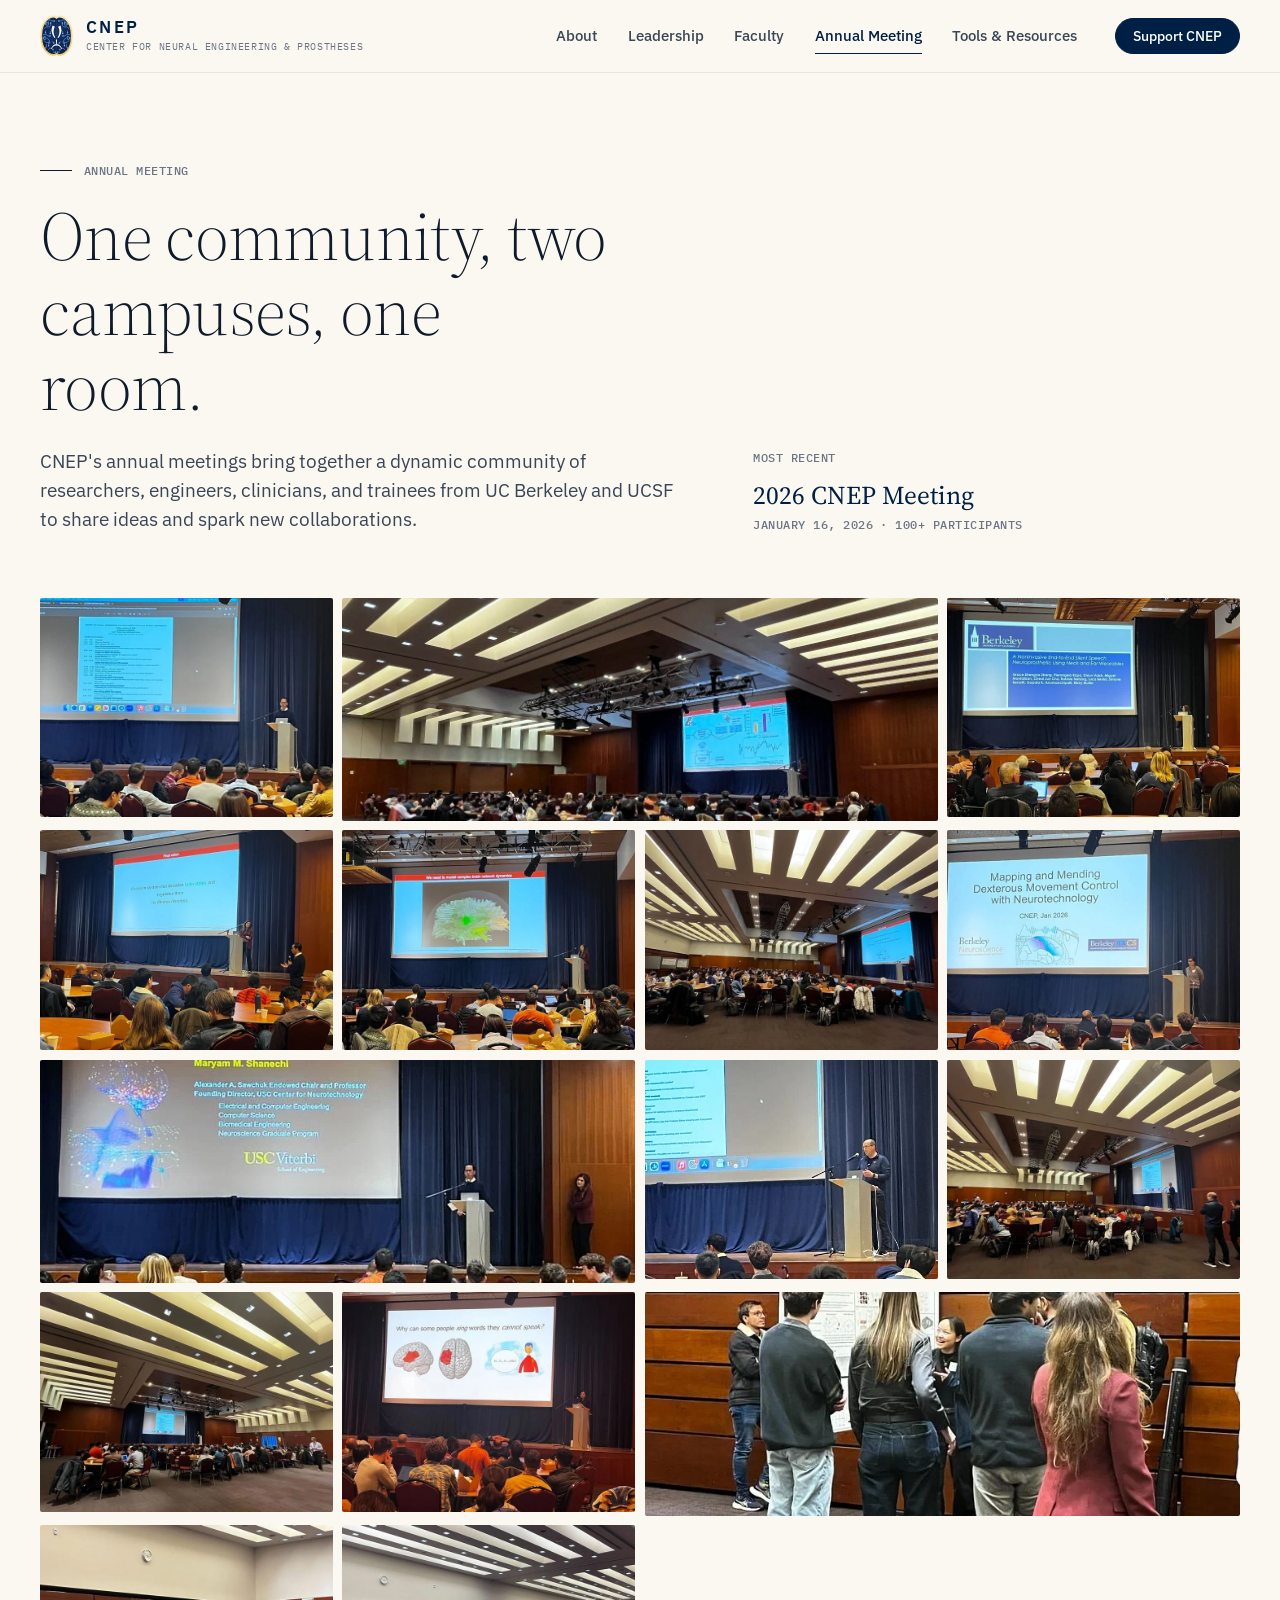
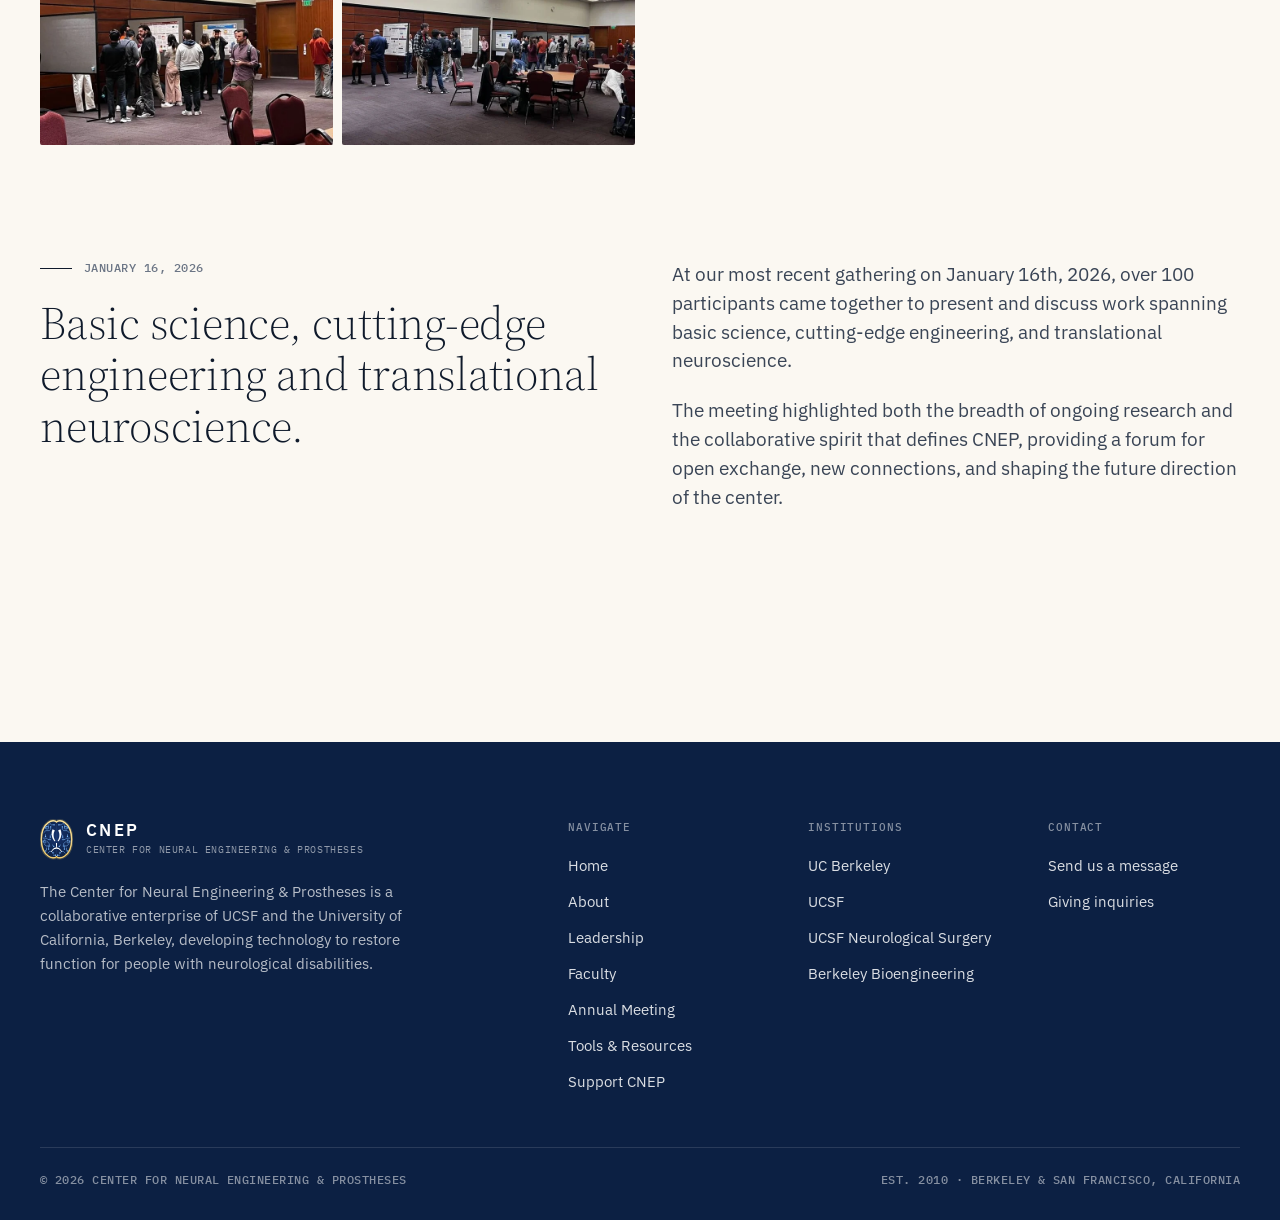
<file: 2026-cnep-meeting/index.html>
<!doctype html><html lang="en"><head><meta charset="utf-8"><title>Redirecting</title>
<link rel="canonical" href="https://www.uc-cnep.org/annual-meeting.html"><meta http-equiv="refresh" content="0; url=../annual-meeting.html">
<script>location.replace("../annual-meeting.html" + location.hash);</script></head>
<body><p>This page has moved to <a href="../annual-meeting.html">https://www.uc-cnep.org/annual-meeting.html</a>.</p></body></html>
</file>
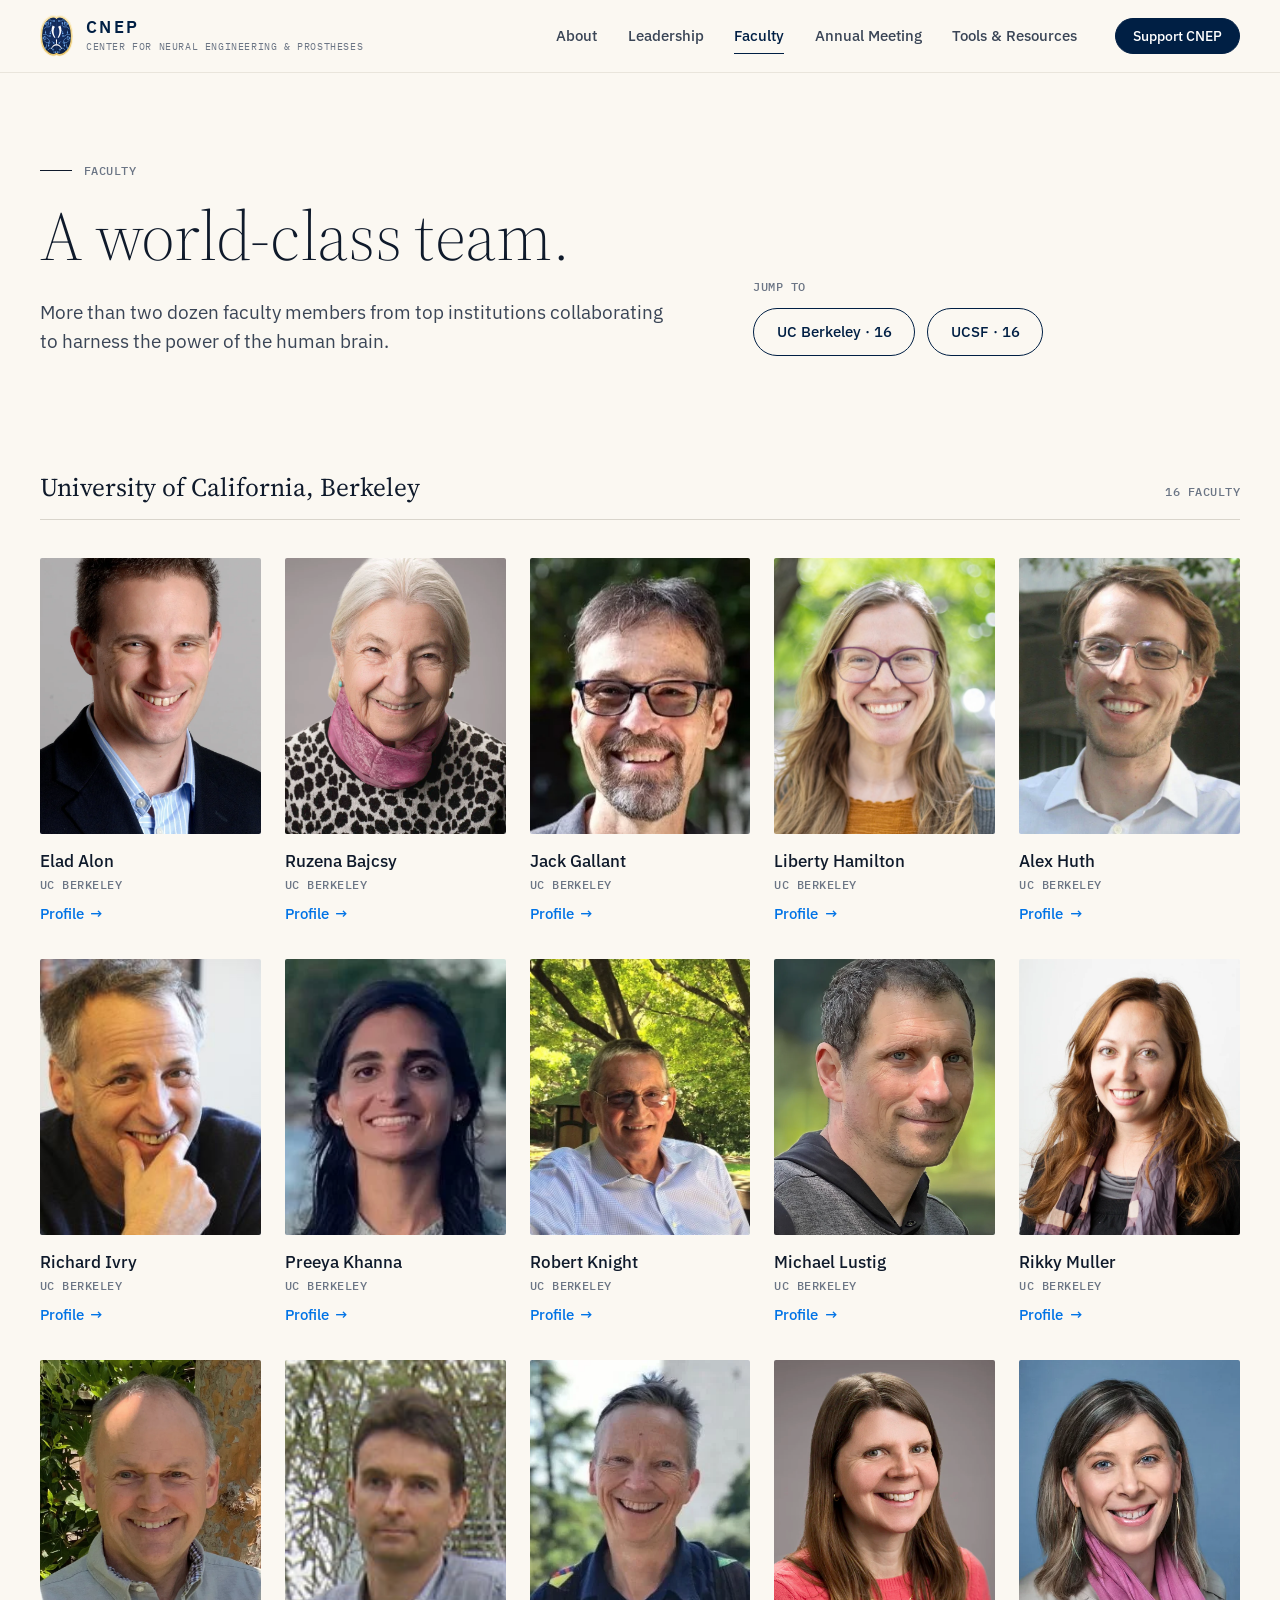
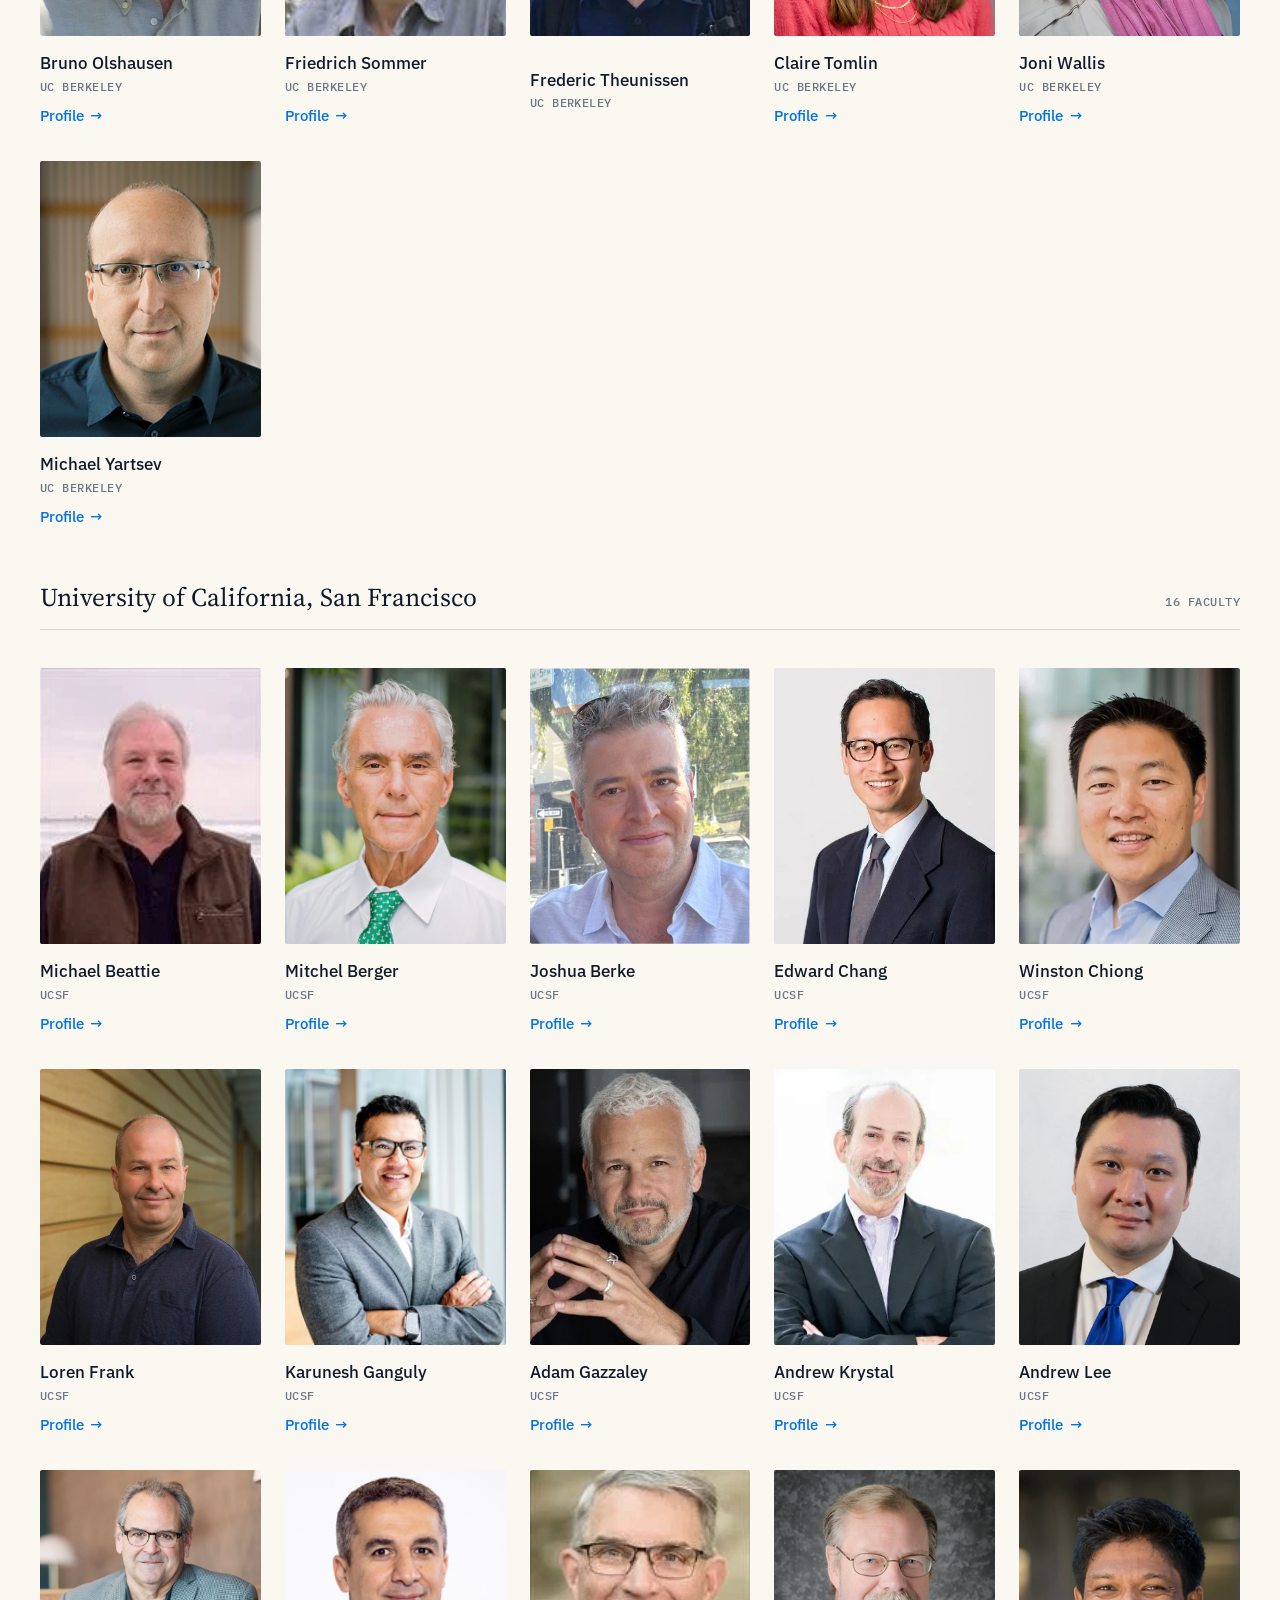
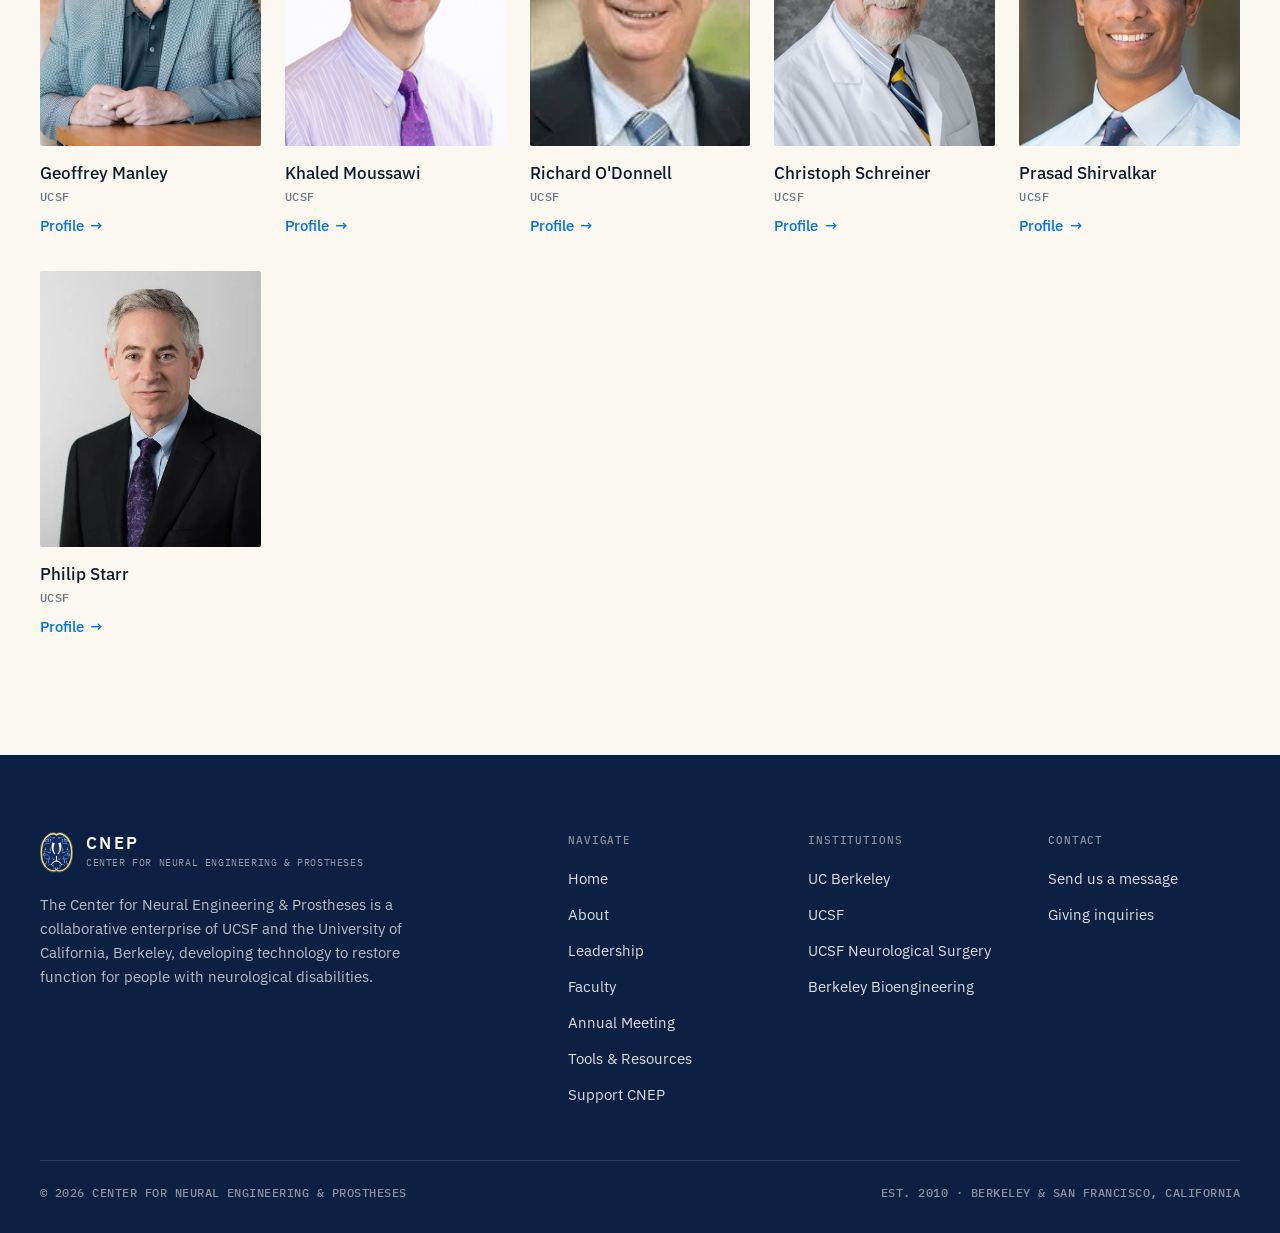
<file: faculty-1/index.html>
<!doctype html><html lang="en"><head><meta charset="utf-8"><title>Redirecting</title>
<link rel="canonical" href="https://www.uc-cnep.org/faculty.html"><meta http-equiv="refresh" content="0; url=../faculty.html">
<script>location.replace("../faculty.html" + location.hash);</script></head>
<body><p>This page has moved to <a href="../faculty.html">https://www.uc-cnep.org/faculty.html</a>.</p></body></html>
</file>
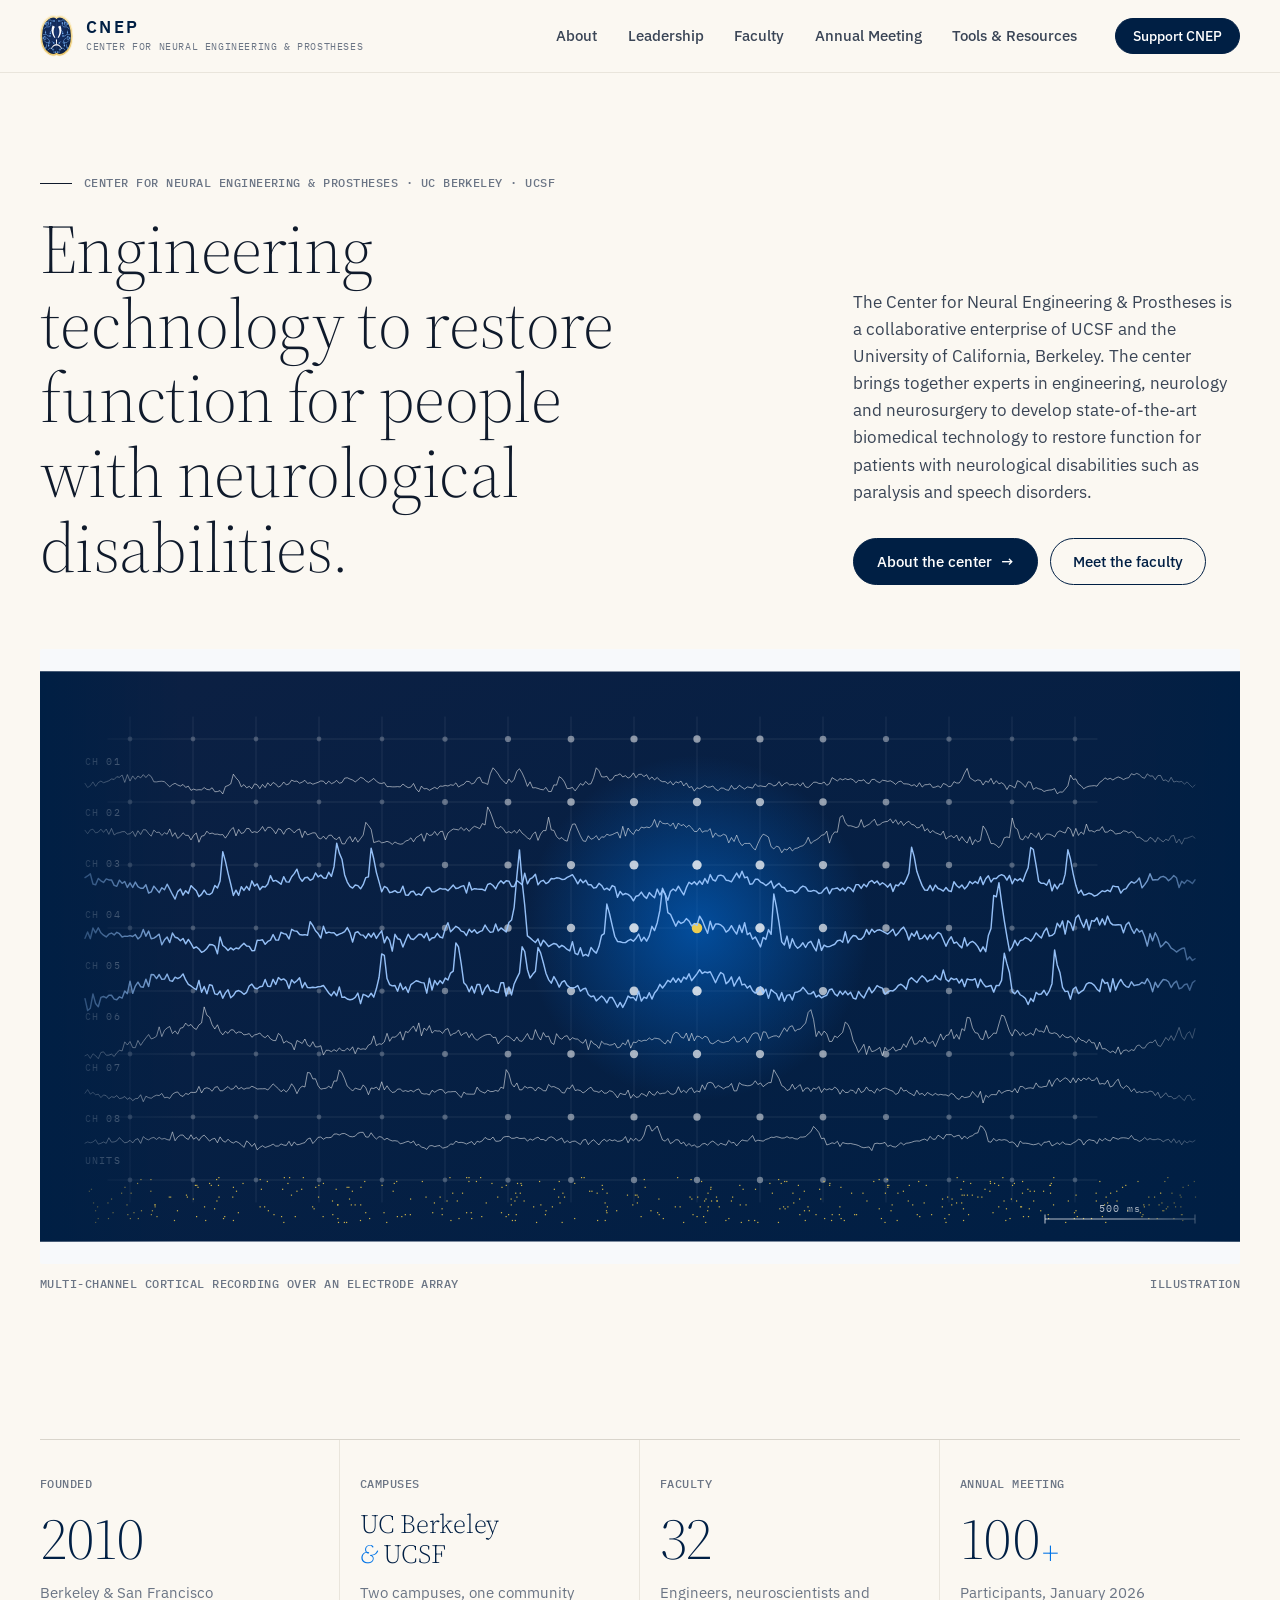
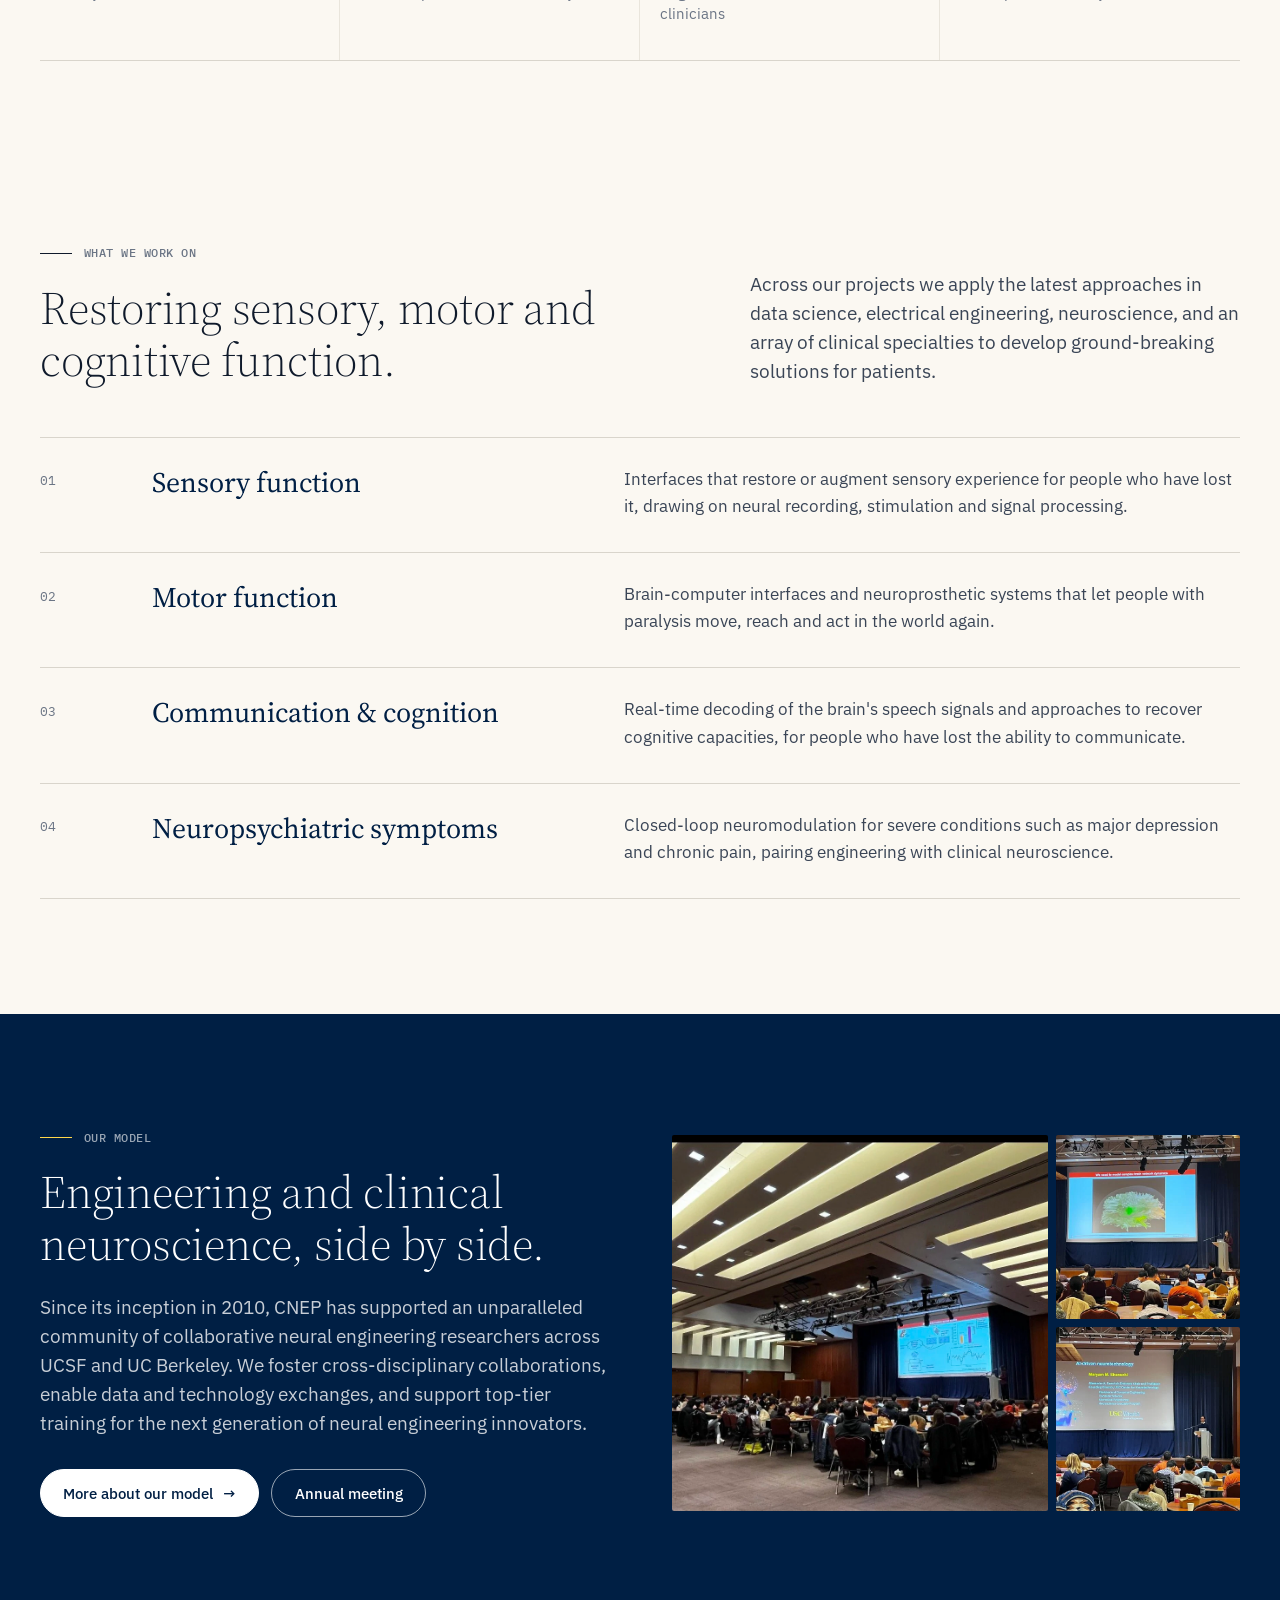
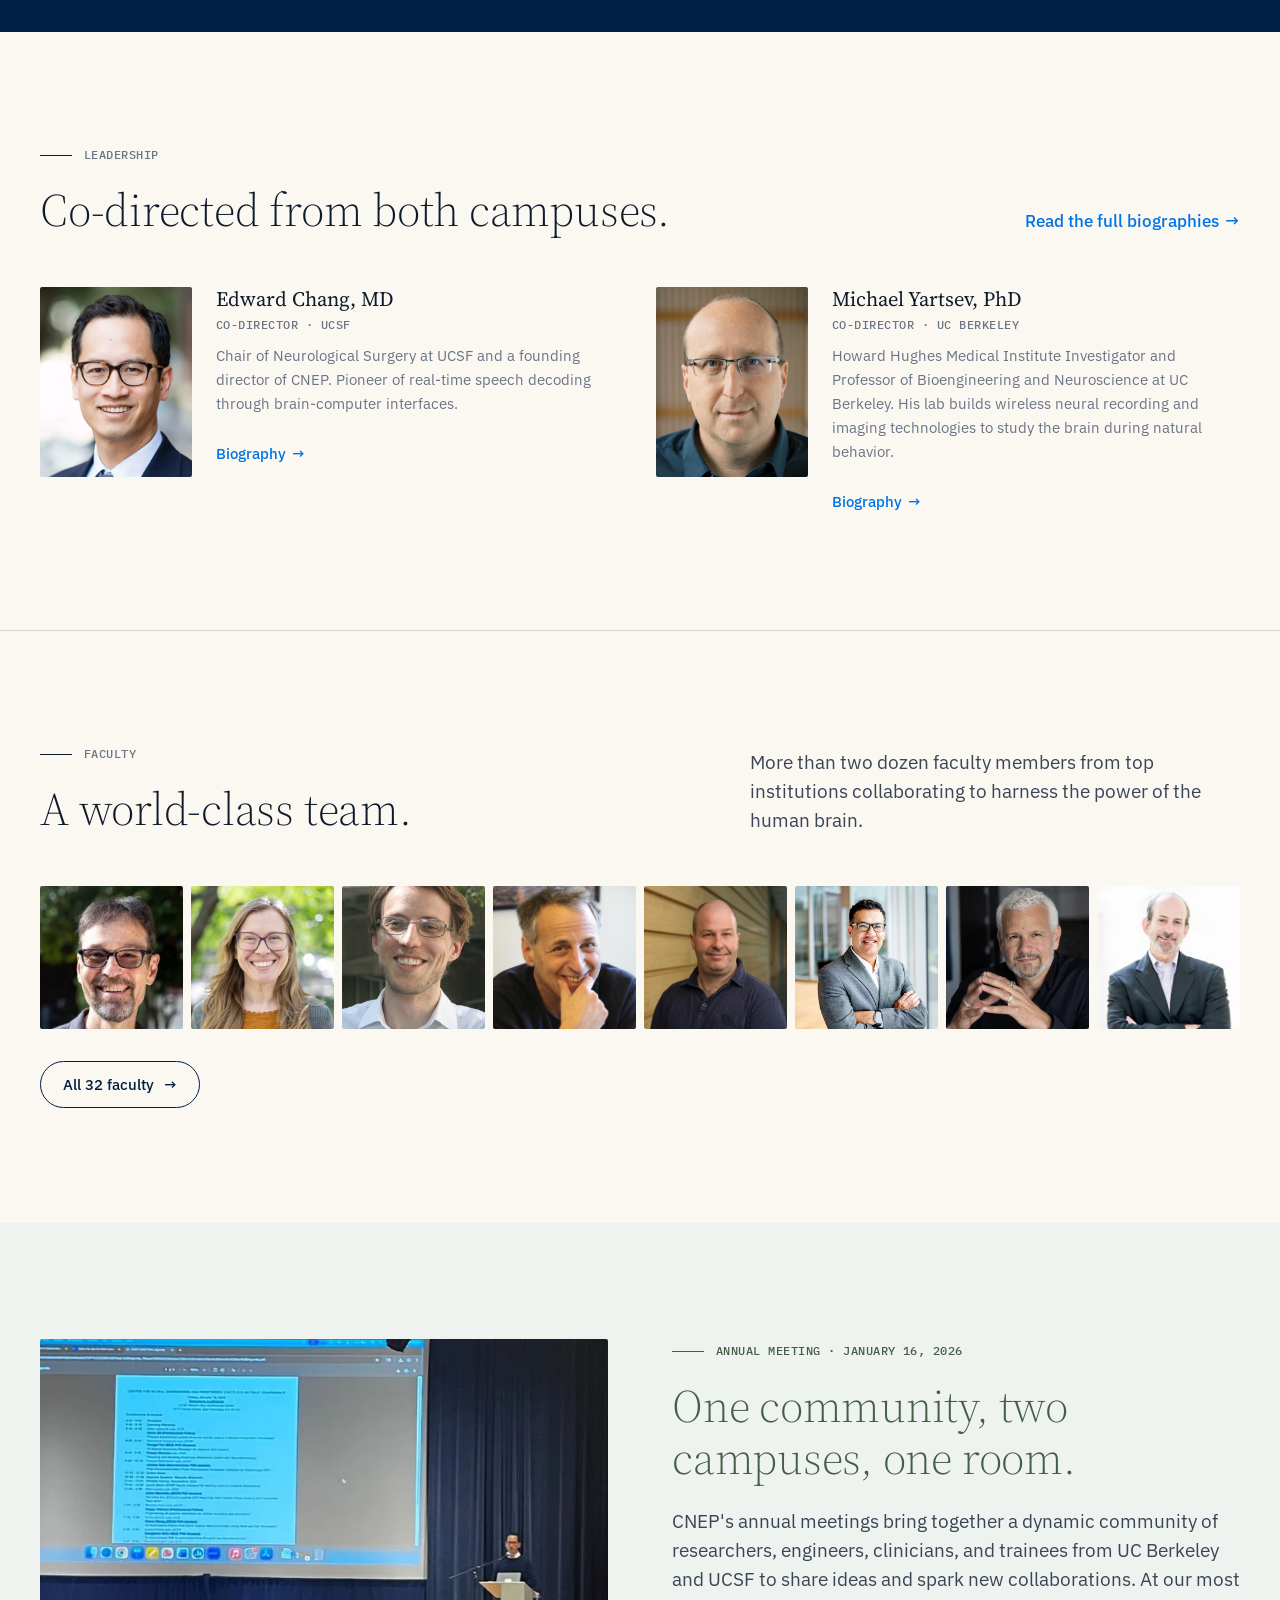
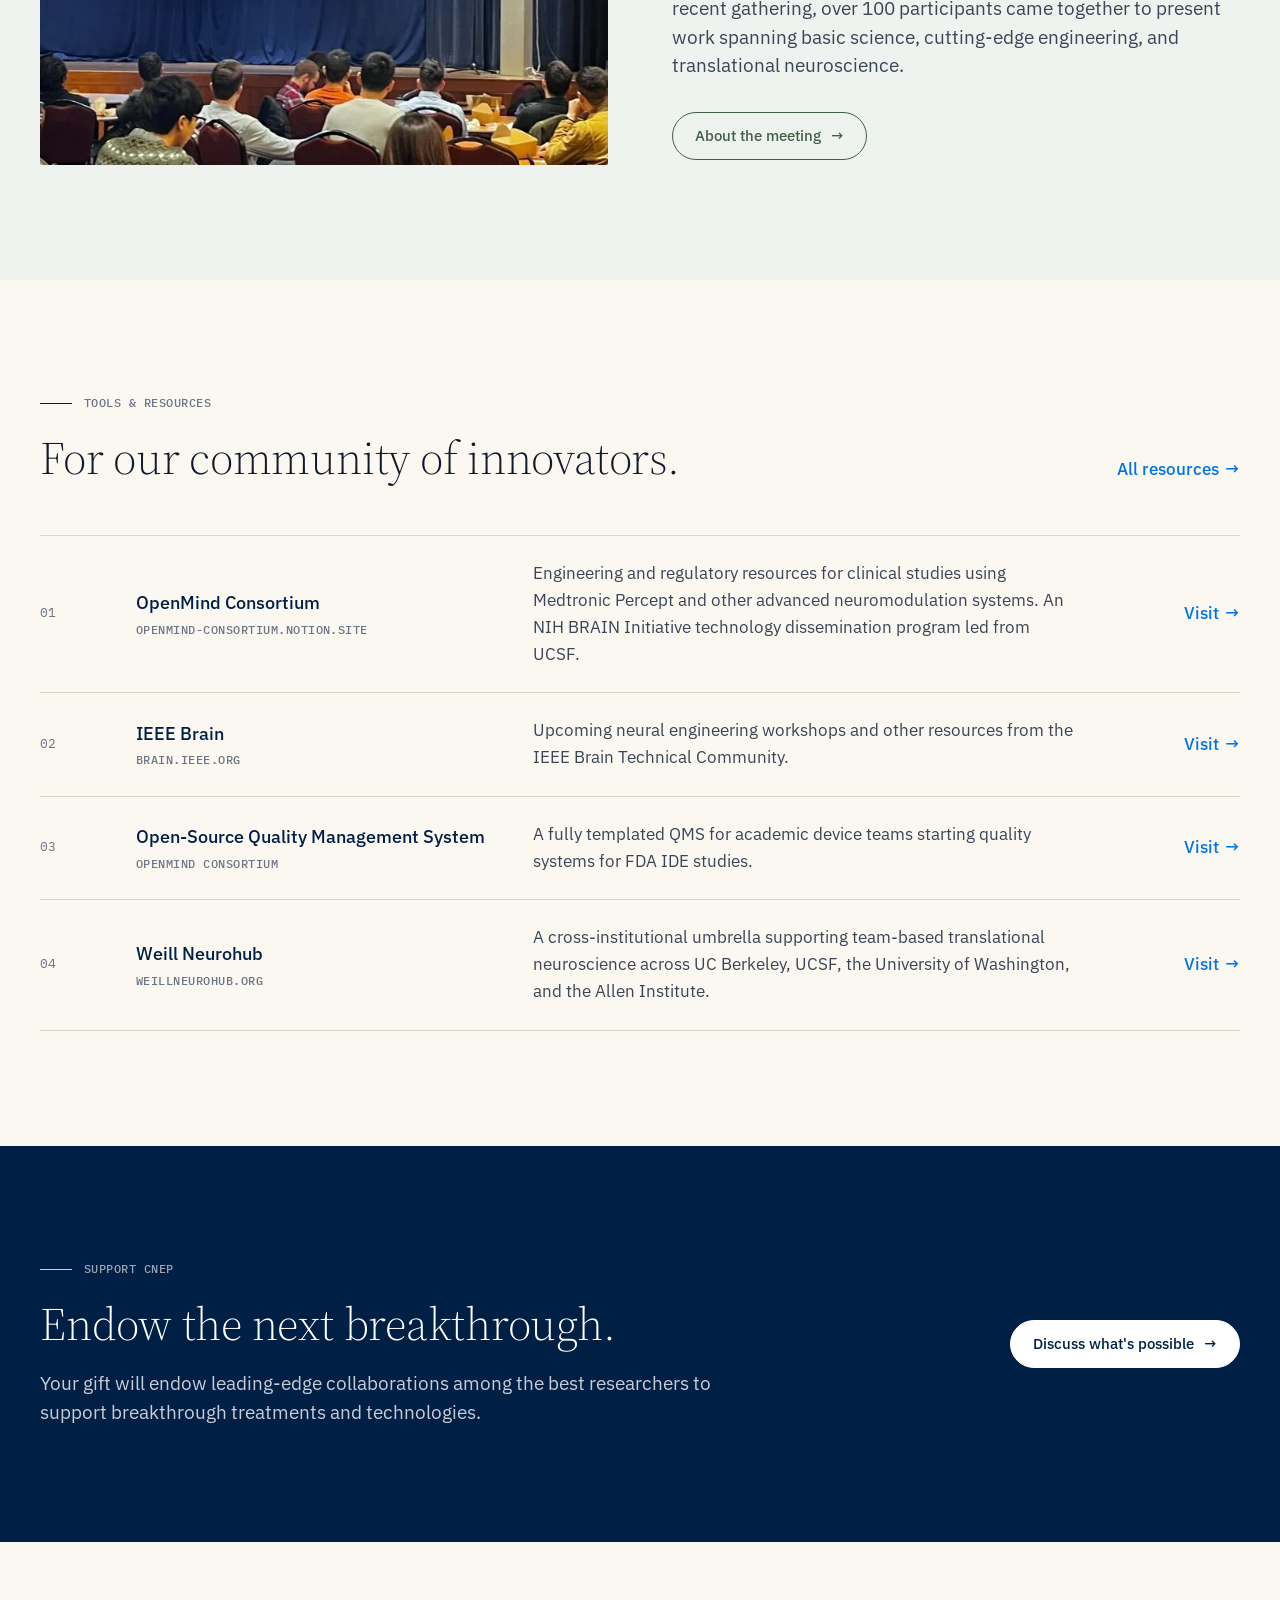
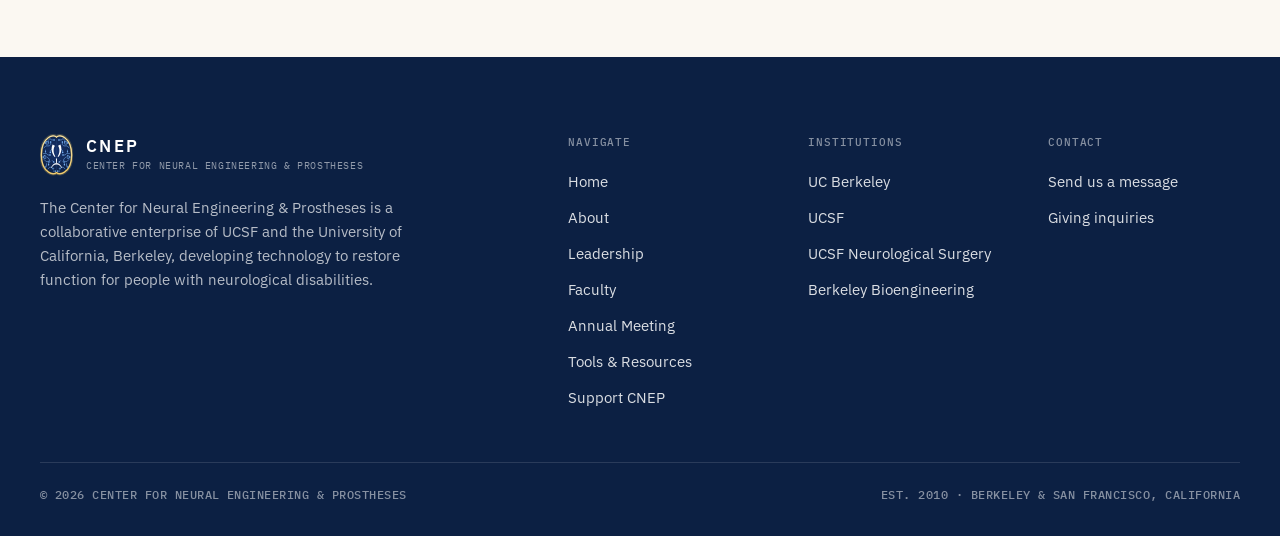
<file: home/index.html>
<!doctype html><html lang="en"><head><meta charset="utf-8"><title>Redirecting</title>
<link rel="canonical" href="https://www.uc-cnep.org/index.html"><meta http-equiv="refresh" content="0; url=../index.html">
<script>location.replace("../index.html" + location.hash);</script></head>
<body><p>This page has moved to <a href="../index.html">https://www.uc-cnep.org/index.html</a>.</p></body></html>
</file>
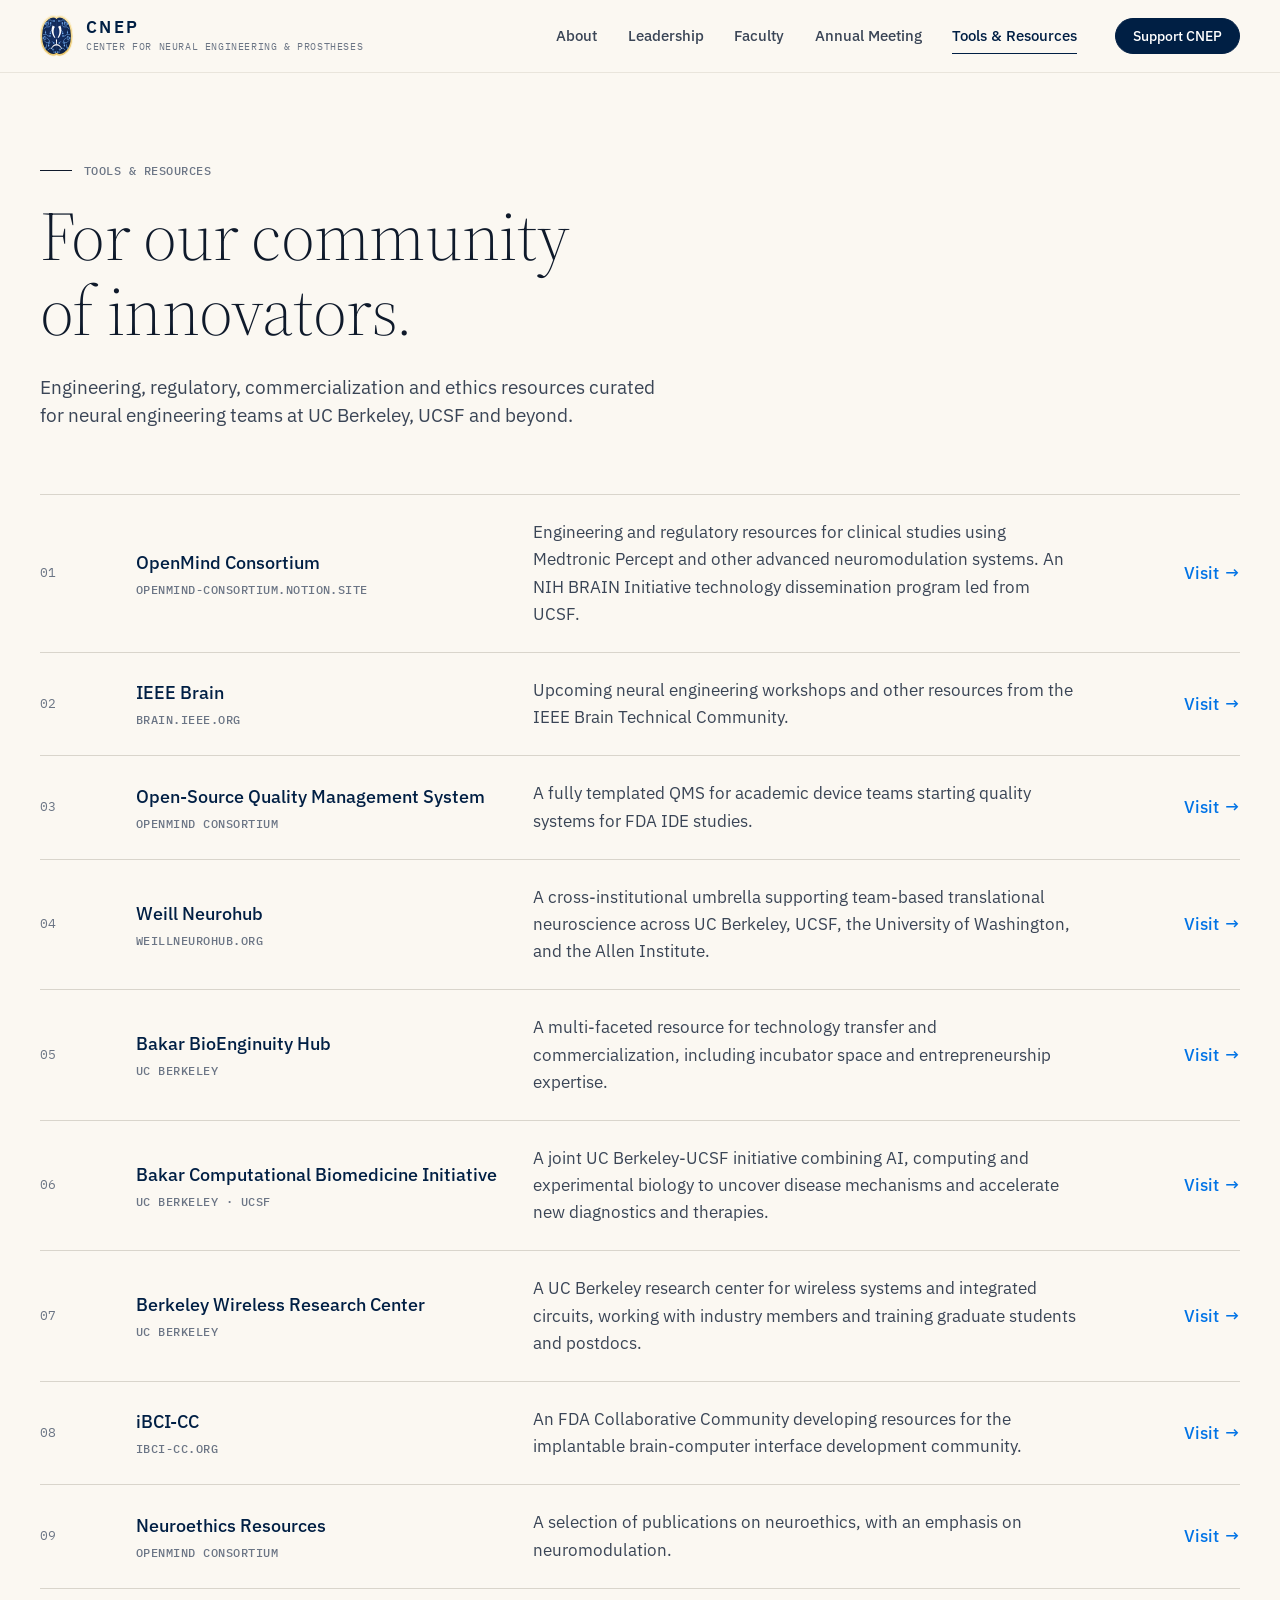
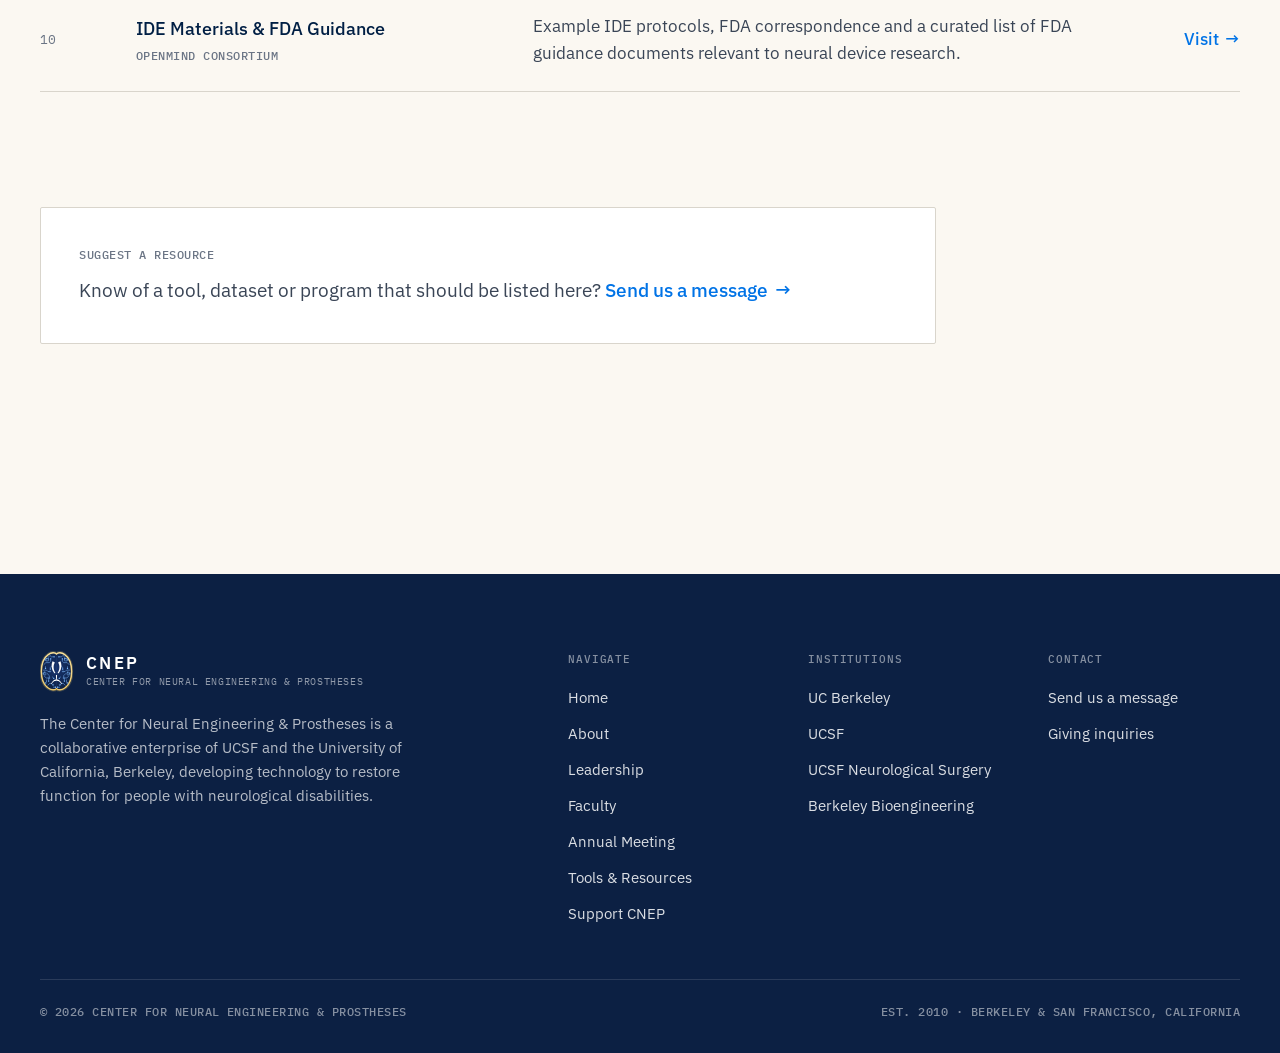
<file: tools-and-resources/index.html>
<!doctype html><html lang="en"><head><meta charset="utf-8"><title>Redirecting</title>
<link rel="canonical" href="https://www.uc-cnep.org/resources.html"><meta http-equiv="refresh" content="0; url=../resources.html">
<script>location.replace("../resources.html" + location.hash);</script></head>
<body><p>This page has moved to <a href="../resources.html">https://www.uc-cnep.org/resources.html</a>.</p></body></html>
</file>
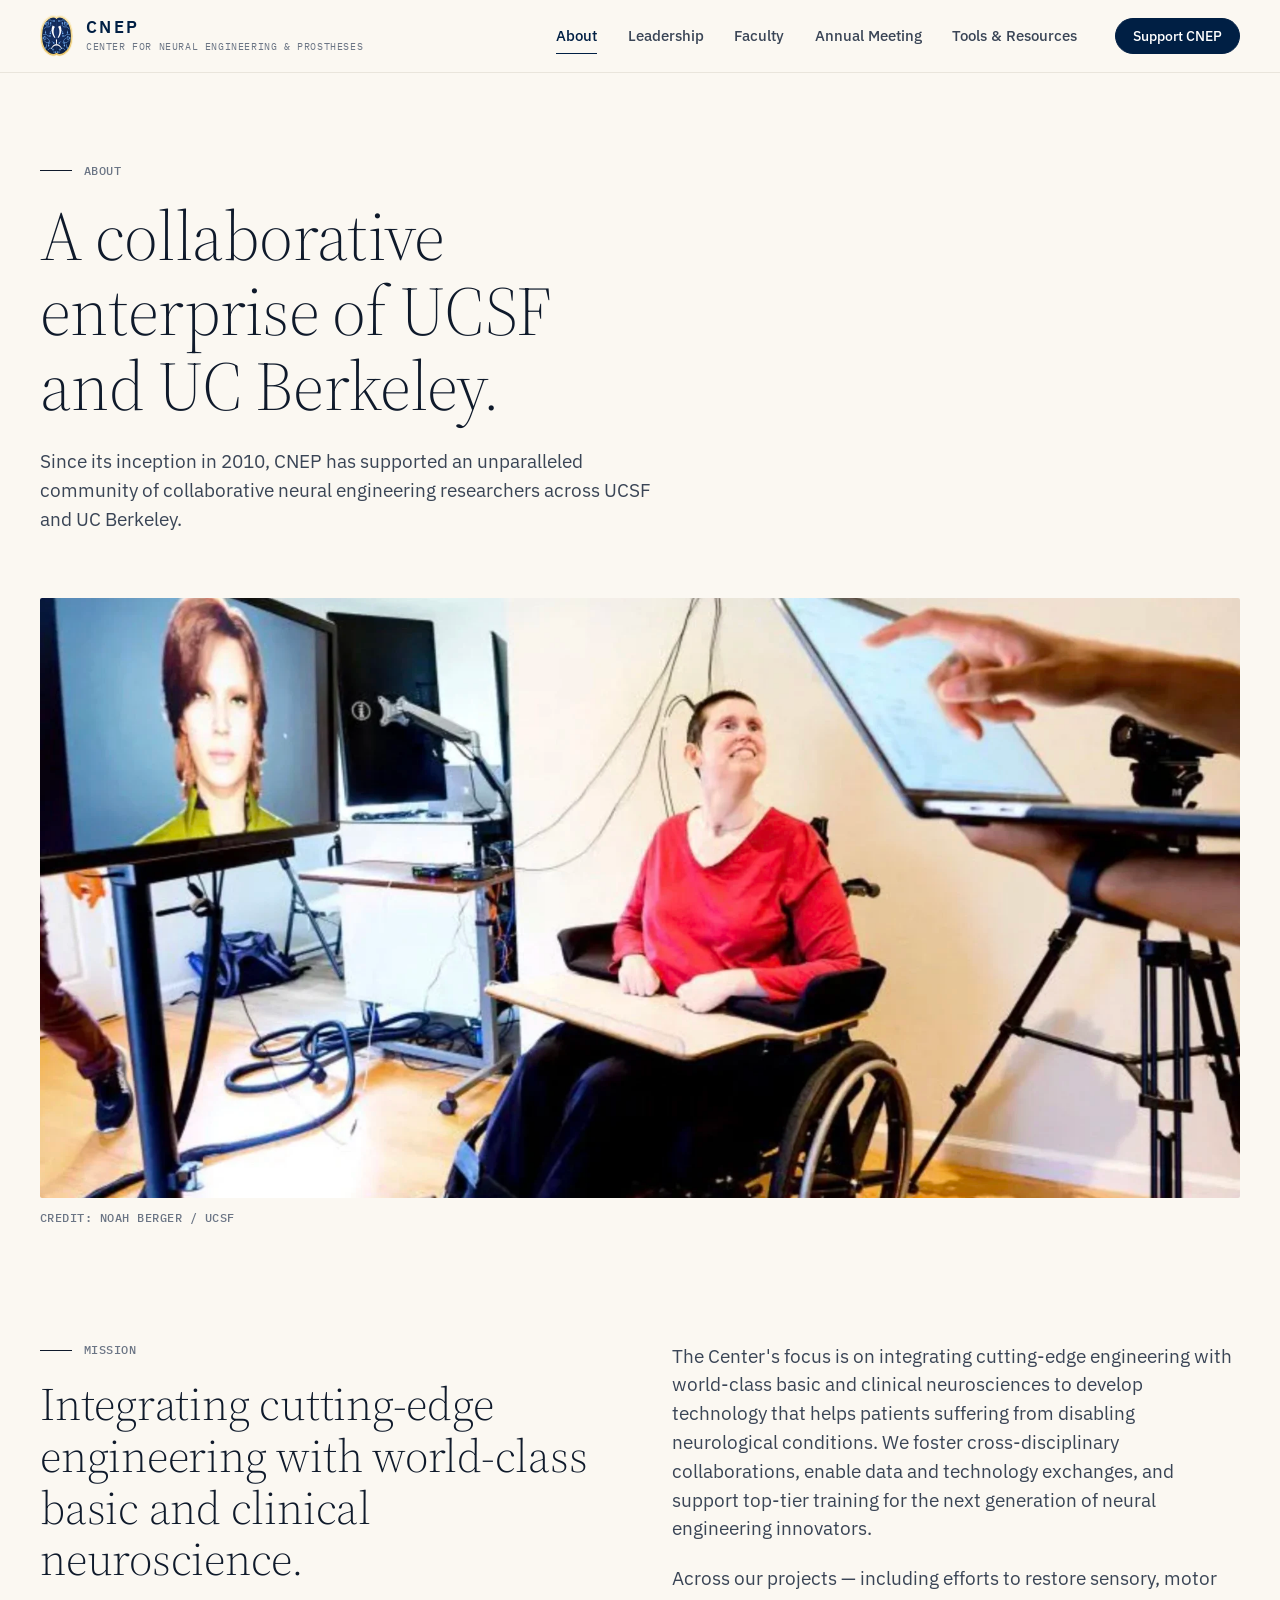
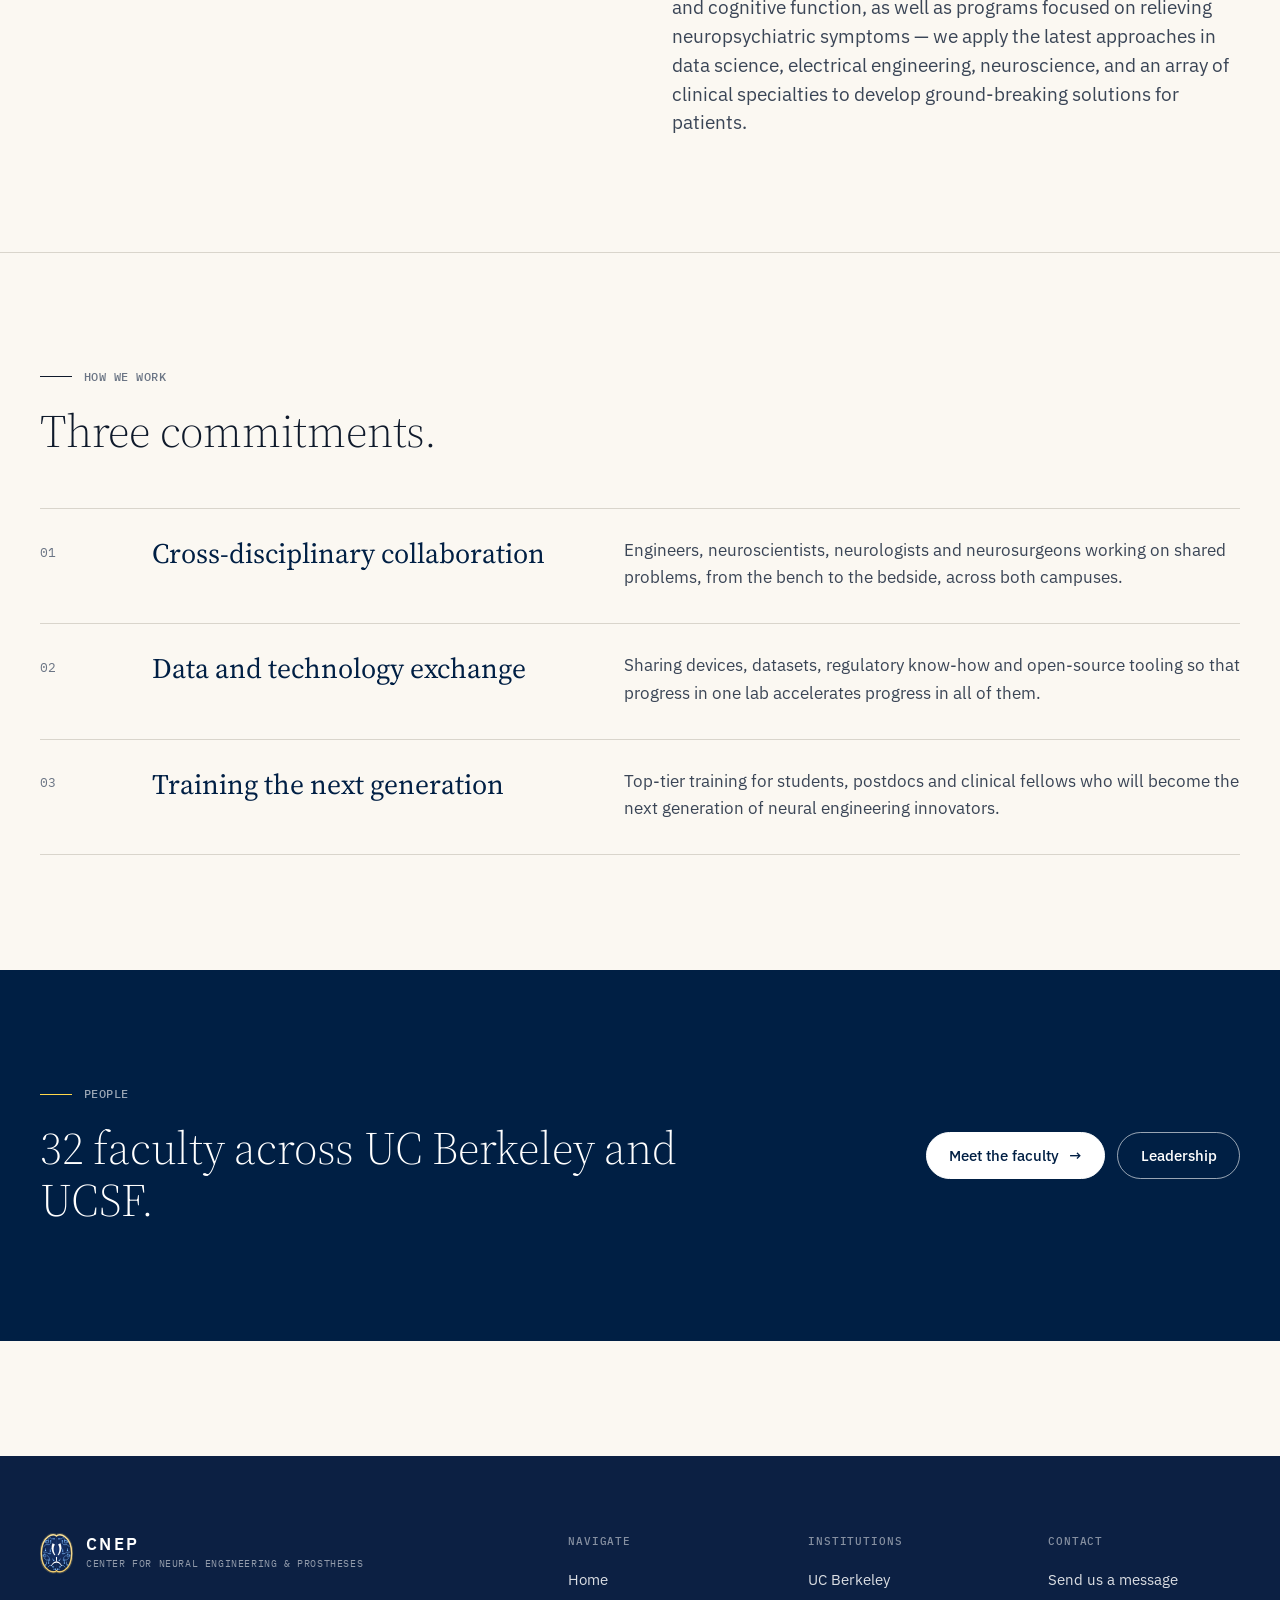
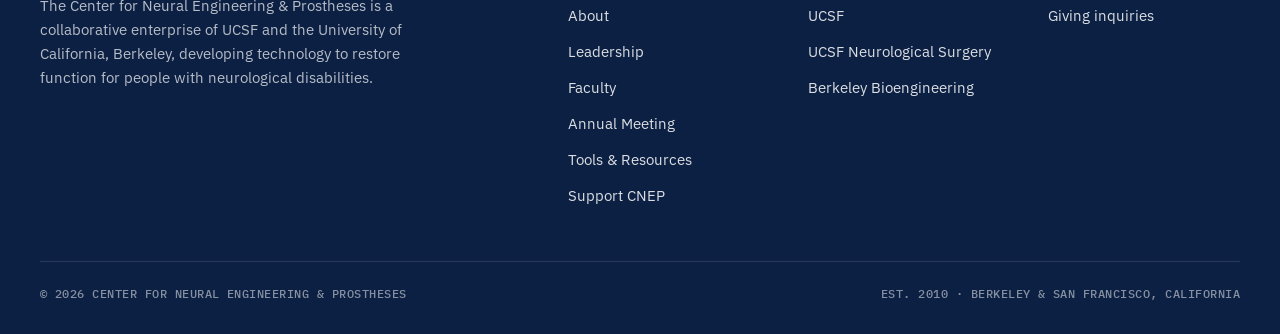
<file: about.html>
<!doctype html>
<html lang="en">
<head>
<meta charset="utf-8">
<meta name="viewport" content="width=device-width, initial-scale=1">
<title>About — CNEP</title>
<meta name="description" content="CNEP integrates cutting-edge engineering with basic and clinical neuroscience to develop technology for patients with disabling neurological conditions.">
<meta property="og:title" content="About — CNEP">
<meta property="og:description" content="CNEP integrates cutting-edge engineering with basic and clinical neuroscience to develop technology for patients with disabling neurological conditions.">
<meta property="og:type" content="website">
<link rel="canonical" href="https://www.uc-cnep.org/about.html">
<meta property="og:image" content="https://www.uc-cnep.org/assets/brand/cnep-social.png">
<meta property="og:image:width" content="1200">
<meta property="og:image:height" content="630">
<meta name="twitter:card" content="summary_large_image">
<link rel="icon" href="assets/brand/favicon.svg" type="image/svg+xml">
<link rel="apple-touch-icon" href="assets/brand/apple-touch-icon.png">
<meta name="theme-color" content="#fbf8f2">
<link rel="preconnect" href="https://fonts.googleapis.com">
<link rel="preconnect" href="https://fonts.gstatic.com" crossorigin>
<link href="https://fonts.googleapis.com/css2?family=IBM+Plex+Mono:wght@400;500&family=IBM+Plex+Sans:wght@400;500;600&family=Source+Serif+4:opsz,wght@8..60,300;8..60,400&display=swap" rel="stylesheet">
<link rel="stylesheet" href="css/style.css">
</head>
<body>
<a class="skip" href="#main">Skip to content</a>
<header class="header">
  <div class="container">
    <a class="brand " href="index.html" aria-label="CNEP home"><img class="brand__mark" src="assets/brand/cnep-mark.svg" alt="" width="96" height="120">
<span class="brand__text"><span class="brand__name">CNEP</span><span class="brand__sub">Center for Neural Engineering &amp; Prostheses</span></span></a>
    <nav class="nav" aria-label="Primary"><a href="about.html" aria-current="page">About</a><a href="leadership.html">Leadership</a><a href="faculty.html">Faculty</a><a href="annual-meeting.html">Annual Meeting</a><a href="resources.html">Tools & Resources</a><a class="btn btn--solid" href="donate.html">Support CNEP</a></nav>
    <button class="menu-btn" aria-expanded="false" aria-controls="mobile-nav" aria-label="Toggle menu"><span></span><span></span><span></span></button>
  </div>
  <nav class="mobile-nav" id="mobile-nav" aria-label="Mobile"><a href="about.html" aria-current="page">About</a><a href="leadership.html">Leadership</a><a href="faculty.html">Faculty</a><a href="annual-meeting.html">Annual Meeting</a><a href="resources.html">Tools & Resources</a><a href="donate.html">Support CNEP</a></nav>
</header>
<main id="main">
<section class="page-head container"><div class="eyebrow mono">About</div><h1 class="display">A collaborative enterprise of UCSF and UC Berkeley.</h1><p class="lede">Since its inception in 2010, CNEP has supported an unparalleled community of collaborative neural engineering researchers across UCSF and UC Berkeley.</p></section>
<section class="container">
  <figure class="reveal" style="margin:0">
    <div class="frame" style="aspect-ratio:16/8"><img src="assets/img/about-participant.webp" alt="A research participant in a wheelchair watches a screen showing a digital avatar during a brain-computer interface session." width="1884" height="1266"></div>
    <figcaption class="mono" style="padding-top:.75rem">Credit: Noah Berger / UCSF</figcaption>
  </figure>
</section>
<section class="container section">
  <div class="split" style="align-items:start">
    <div><div class="eyebrow mono">Mission</div><h2 class="h2">Integrating cutting-edge engineering with world-class basic and clinical neuroscience.</h2></div>
    <div class="lede">
      <p>The Center's focus is on integrating cutting-edge engineering with world-class basic and clinical neurosciences to develop technology that helps patients suffering from disabling neurological conditions. We foster cross-disciplinary collaborations, enable data and technology exchanges, and support top-tier training for the next generation of neural engineering innovators.</p>
      <p>Across our projects &mdash; including efforts to restore sensory, motor and cognitive function, as well as programs focused on relieving neuropsychiatric symptoms &mdash; we apply the latest approaches in data science, electrical engineering, neuroscience, and an array of clinical specialties to develop ground-breaking solutions for patients.</p>
    </div>
  </div>
</section>
<section class="container section section--rule">
  <div class="section-head"><div><div class="eyebrow mono">How we work</div><h2 class="h2">Three commitments.</h2></div></div>
  <div class="focus">
    <div class="focus__item reveal"><div class="focus__n">01</div><div class="focus__t">Cross-disciplinary collaboration</div><div class="focus__d">Engineers, neuroscientists, neurologists and neurosurgeons working on shared problems, from the bench to the bedside, across both campuses.</div></div>
    <div class="focus__item reveal"><div class="focus__n">02</div><div class="focus__t">Data and technology exchange</div><div class="focus__d">Sharing devices, datasets, regulatory know-how and open-source tooling so that progress in one lab accelerates progress in all of them.</div></div>
    <div class="focus__item reveal"><div class="focus__n">03</div><div class="focus__t">Training the next generation</div><div class="focus__d">Top-tier training for students, postdocs and clinical fellows who will become the next generation of neural engineering innovators.</div></div>
  </div>
</section>
<section class="band section">
  <div class="container cta">
    <div><div class="eyebrow mono">People</div><h2 class="h2">32 faculty across UC Berkeley and UCSF.</h2></div>
    <div class="btn-row"><a class="btn btn--light-solid" href="faculty.html">Meet the faculty <span class="arr" aria-hidden="true">&rarr;</span></a><a class="btn btn--light" href="leadership.html">Leadership</a></div>
  </div>
</section>

</main>
<footer class="footer">
  <div class="container">
    <div class="footer__top">
      <div><a class="brand " href="index.html" aria-label="CNEP home"><img class="brand__mark" src="assets/brand/cnep-mark.svg" alt="" width="96" height="120">
<span class="brand__text"><span class="brand__name">CNEP</span><span class="brand__sub">Center for Neural Engineering &amp; Prostheses</span></span></a><p class="footer__desc">The Center for Neural Engineering & Prostheses is a collaborative enterprise of UCSF and the University of California, Berkeley, developing technology to restore function for people with neurological disabilities.</p></div>
      <div><h4>Navigate</h4><ul><li><a href="index.html">Home</a></li><li><a href="about.html">About</a></li><li><a href="leadership.html">Leadership</a></li><li><a href="faculty.html">Faculty</a></li><li><a href="annual-meeting.html">Annual Meeting</a></li><li><a href="resources.html">Tools & Resources</a></li><li><a href="donate.html">Support CNEP</a></li></ul></div>
      <div><h4>Institutions</h4><ul>
        <li><a href="https://www.berkeley.edu" rel="noopener">UC Berkeley</a></li>
        <li><a href="https://www.ucsf.edu" rel="noopener">UCSF</a></li>
        <li><a href="https://neurosurgery.ucsf.edu" rel="noopener">UCSF Neurological Surgery</a></li>
        <li><a href="https://bioeng.berkeley.edu" rel="noopener">Berkeley Bioengineering</a></li>
      </ul></div>
      <div><h4>Contact</h4><ul>
        <li><a href="donate.html#inquiry">Send us a message</a></li>
        <li><a href="donate.html">Giving inquiries</a></li>
      </ul></div>
    </div>
    <div class="footer__bottom">
      <span class="mono">&copy; 2026 Center for Neural Engineering & Prostheses</span>
      <span class="mono">Est. 2010 &middot; Berkeley &amp; San Francisco, California</span>
    </div>
  </div>
</footer>
<script src="js/main.js"></script>
</body>
</html>
</file>
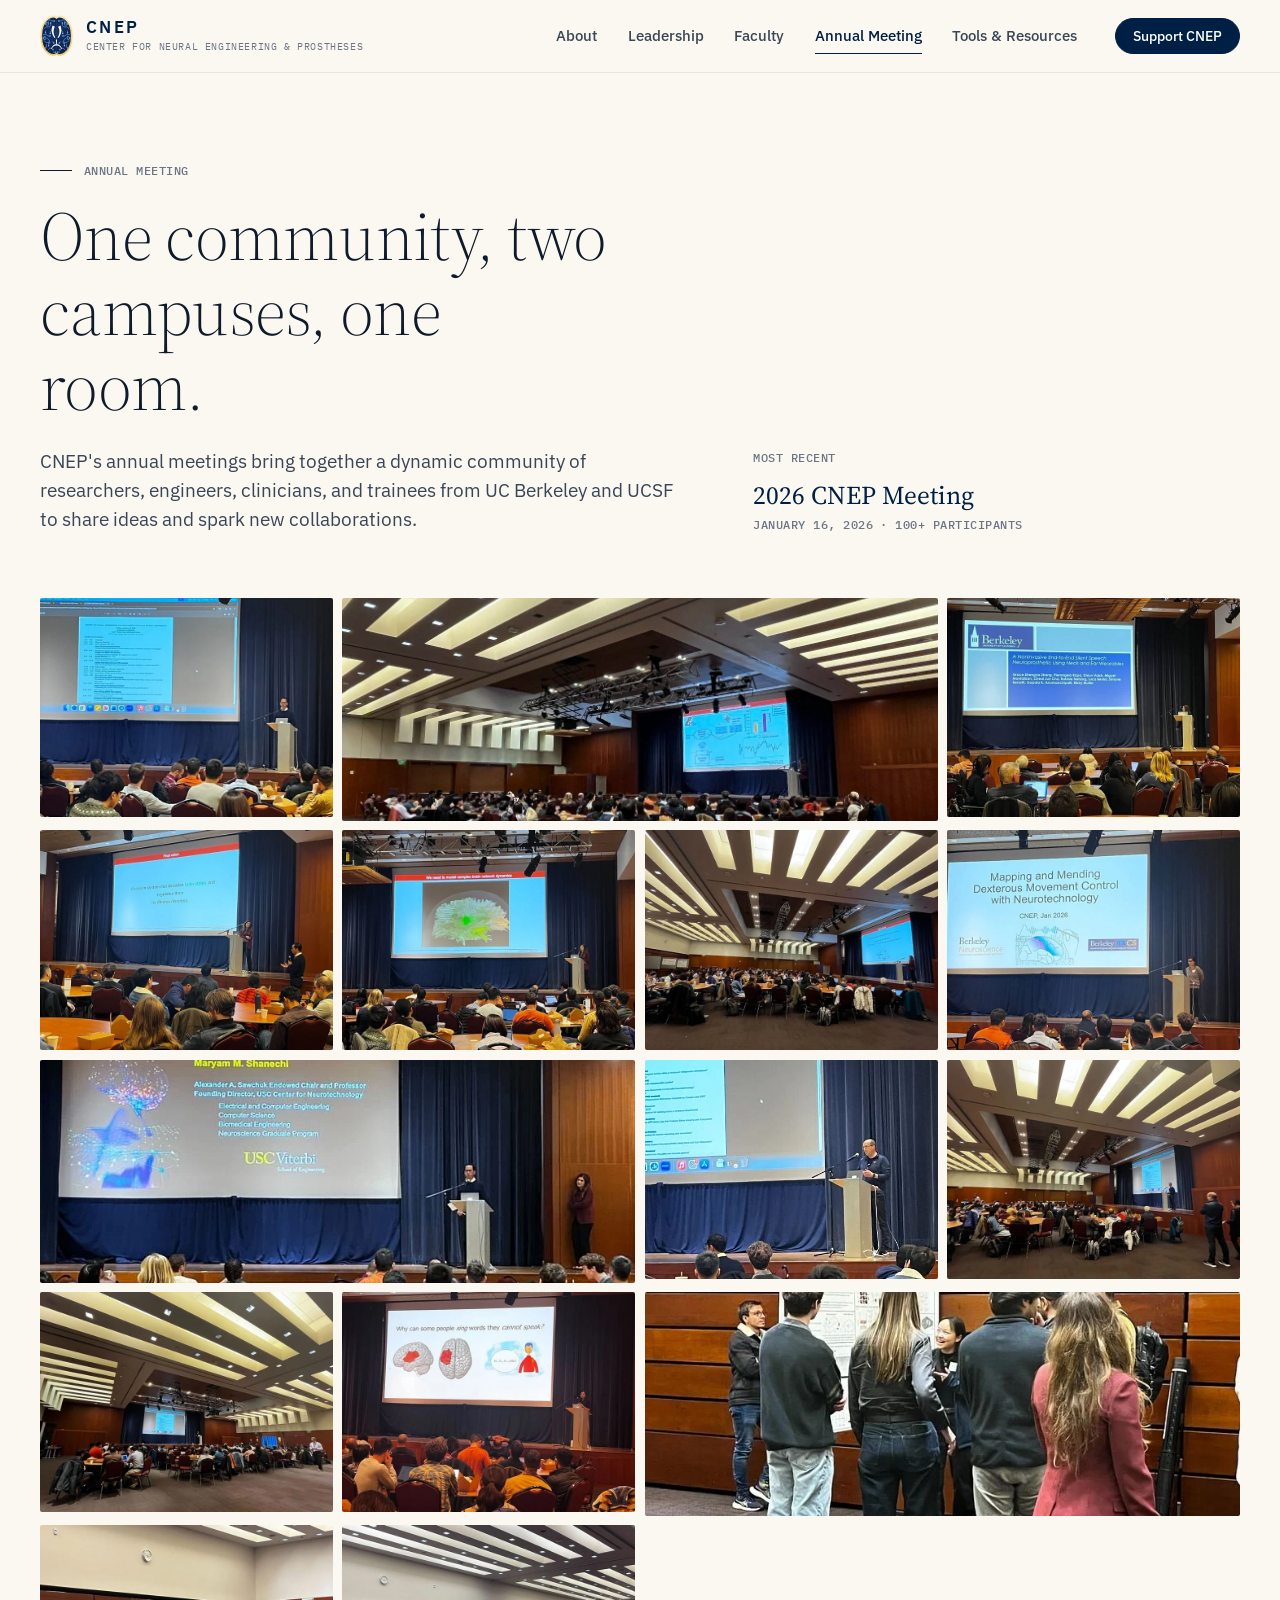
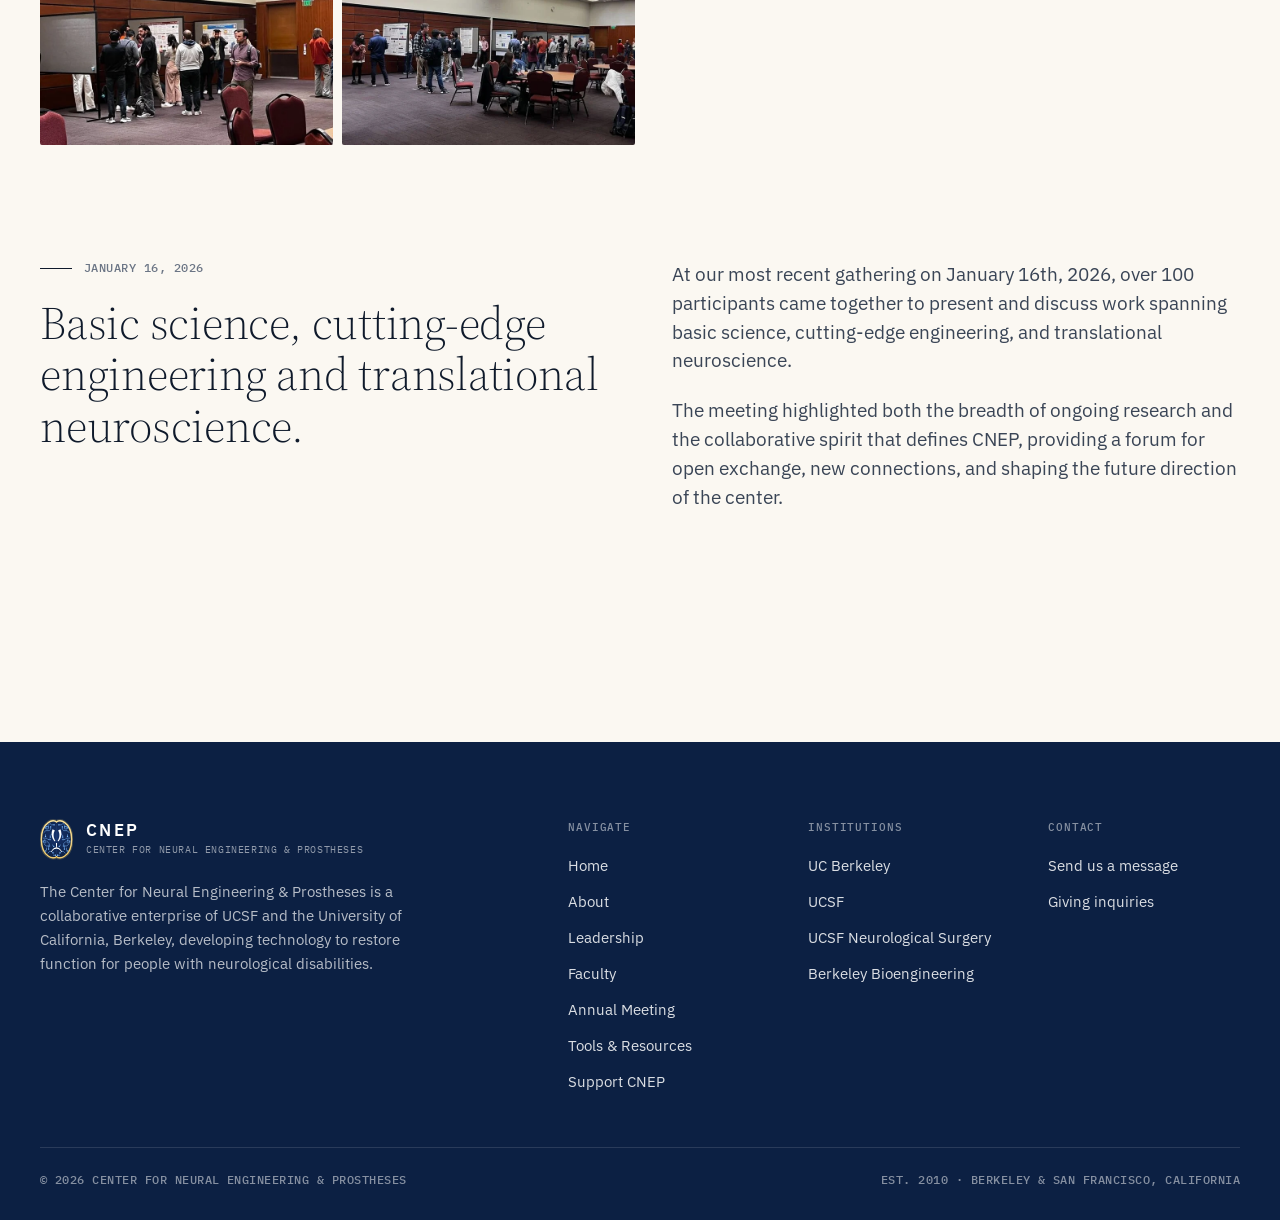
<file: annual-meeting.html>
<!doctype html>
<html lang="en">
<head>
<meta charset="utf-8">
<meta name="viewport" content="width=device-width, initial-scale=1">
<title>Annual Meeting — CNEP</title>
<meta name="description" content="CNEP&#x27;s annual meeting brings together researchers, engineers, clinicians and trainees from UC Berkeley and UCSF.">
<meta property="og:title" content="Annual Meeting — CNEP">
<meta property="og:description" content="CNEP&#x27;s annual meeting brings together researchers, engineers, clinicians and trainees from UC Berkeley and UCSF.">
<meta property="og:type" content="website">
<link rel="canonical" href="https://www.uc-cnep.org/annual-meeting.html">
<meta property="og:image" content="https://www.uc-cnep.org/assets/brand/cnep-social.png">
<meta property="og:image:width" content="1200">
<meta property="og:image:height" content="630">
<meta name="twitter:card" content="summary_large_image">
<link rel="icon" href="assets/brand/favicon.svg" type="image/svg+xml">
<link rel="apple-touch-icon" href="assets/brand/apple-touch-icon.png">
<meta name="theme-color" content="#fbf8f2">
<link rel="preconnect" href="https://fonts.googleapis.com">
<link rel="preconnect" href="https://fonts.gstatic.com" crossorigin>
<link href="https://fonts.googleapis.com/css2?family=IBM+Plex+Mono:wght@400;500&family=IBM+Plex+Sans:wght@400;500;600&family=Source+Serif+4:opsz,wght@8..60,300;8..60,400&display=swap" rel="stylesheet">
<link rel="stylesheet" href="css/style.css">
</head>
<body>
<a class="skip" href="#main">Skip to content</a>
<header class="header">
  <div class="container">
    <a class="brand " href="index.html" aria-label="CNEP home"><img class="brand__mark" src="assets/brand/cnep-mark.svg" alt="" width="96" height="120">
<span class="brand__text"><span class="brand__name">CNEP</span><span class="brand__sub">Center for Neural Engineering &amp; Prostheses</span></span></a>
    <nav class="nav" aria-label="Primary"><a href="about.html">About</a><a href="leadership.html">Leadership</a><a href="faculty.html">Faculty</a><a href="annual-meeting.html" aria-current="page">Annual Meeting</a><a href="resources.html">Tools & Resources</a><a class="btn btn--solid" href="donate.html">Support CNEP</a></nav>
    <button class="menu-btn" aria-expanded="false" aria-controls="mobile-nav" aria-label="Toggle menu"><span></span><span></span><span></span></button>
  </div>
  <nav class="mobile-nav" id="mobile-nav" aria-label="Mobile"><a href="about.html">About</a><a href="leadership.html">Leadership</a><a href="faculty.html">Faculty</a><a href="annual-meeting.html" aria-current="page">Annual Meeting</a><a href="resources.html">Tools & Resources</a><a href="donate.html">Support CNEP</a></nav>
</header>
<main id="main">
<section class="page-head container"><div class="page-head__grid">
  <div><div class="eyebrow mono">Annual meeting</div><h1 class="display">One community, two campuses, one room.</h1><p class="lede">CNEP's annual meetings bring together a dynamic community of researchers, engineers, clinicians, and trainees from UC Berkeley and UCSF to share ideas and spark new collaborations.</p></div>
  <div class="hero__aside"><div class="mono" style="margin-bottom:.75rem">Most recent</div><div class="h3" style="color:var(--navy)">2026 CNEP Meeting</div><div class="mono" style="margin-top:.4rem">January 16, 2026 &middot; 100+ participants</div></div></div></section>
<section class="container">
  <div class="gallery reveal"><div class="frame"><img src="assets/meeting/meeting-01.webp" alt="Scene from the 2026 CNEP annual meeting" loading="lazy"></div><div class="frame wide"><img src="assets/meeting/meeting-02.webp" alt="Scene from the 2026 CNEP annual meeting" loading="lazy"></div><div class="frame"><img src="assets/meeting/meeting-03.webp" alt="Scene from the 2026 CNEP annual meeting" loading="lazy"></div><div class="frame"><img src="assets/meeting/meeting-04.webp" alt="Scene from the 2026 CNEP annual meeting" loading="lazy"></div><div class="frame"><img src="assets/meeting/meeting-05.webp" alt="Scene from the 2026 CNEP annual meeting" loading="lazy"></div><div class="frame"><img src="assets/meeting/meeting-06.webp" alt="Scene from the 2026 CNEP annual meeting" loading="lazy"></div><div class="frame"><img src="assets/meeting/meeting-07.webp" alt="Scene from the 2026 CNEP annual meeting" loading="lazy"></div><div class="frame wide"><img src="assets/meeting/meeting-08.webp" alt="Scene from the 2026 CNEP annual meeting" loading="lazy"></div><div class="frame"><img src="assets/meeting/meeting-09.webp" alt="Scene from the 2026 CNEP annual meeting" loading="lazy"></div><div class="frame"><img src="assets/meeting/meeting-10.webp" alt="Scene from the 2026 CNEP annual meeting" loading="lazy"></div><div class="frame"><img src="assets/meeting/meeting-11.webp" alt="Scene from the 2026 CNEP annual meeting" loading="lazy"></div><div class="frame"><img src="assets/meeting/meeting-12.webp" alt="Scene from the 2026 CNEP annual meeting" loading="lazy"></div><div class="frame wide"><img src="assets/meeting/meeting-13.webp" alt="Scene from the 2026 CNEP annual meeting" loading="lazy"></div><div class="frame"><img src="assets/meeting/meeting-14.webp" alt="Scene from the 2026 CNEP annual meeting" loading="lazy"></div><div class="frame"><img src="assets/meeting/meeting-15.webp" alt="Scene from the 2026 CNEP annual meeting" loading="lazy"></div></div>
</section>
<section class="container section">
  <div class="split" style="align-items:start">
    <div><div class="eyebrow mono">January 16, 2026</div><h2 class="h2">Basic science, cutting-edge engineering and translational neuroscience.</h2></div>
    <div class="lede">
      <p>At our most recent gathering on January 16th, 2026, over 100 participants came together to present and discuss work spanning basic science, cutting-edge engineering, and translational neuroscience.</p>
      <p>The meeting highlighted both the breadth of ongoing research and the collaborative spirit that defines CNEP, providing a forum for open exchange, new connections, and shaping the future direction of the center.</p>
    </div>
  </div>
</section>

</main>
<footer class="footer">
  <div class="container">
    <div class="footer__top">
      <div><a class="brand " href="index.html" aria-label="CNEP home"><img class="brand__mark" src="assets/brand/cnep-mark.svg" alt="" width="96" height="120">
<span class="brand__text"><span class="brand__name">CNEP</span><span class="brand__sub">Center for Neural Engineering &amp; Prostheses</span></span></a><p class="footer__desc">The Center for Neural Engineering & Prostheses is a collaborative enterprise of UCSF and the University of California, Berkeley, developing technology to restore function for people with neurological disabilities.</p></div>
      <div><h4>Navigate</h4><ul><li><a href="index.html">Home</a></li><li><a href="about.html">About</a></li><li><a href="leadership.html">Leadership</a></li><li><a href="faculty.html">Faculty</a></li><li><a href="annual-meeting.html">Annual Meeting</a></li><li><a href="resources.html">Tools & Resources</a></li><li><a href="donate.html">Support CNEP</a></li></ul></div>
      <div><h4>Institutions</h4><ul>
        <li><a href="https://www.berkeley.edu" rel="noopener">UC Berkeley</a></li>
        <li><a href="https://www.ucsf.edu" rel="noopener">UCSF</a></li>
        <li><a href="https://neurosurgery.ucsf.edu" rel="noopener">UCSF Neurological Surgery</a></li>
        <li><a href="https://bioeng.berkeley.edu" rel="noopener">Berkeley Bioengineering</a></li>
      </ul></div>
      <div><h4>Contact</h4><ul>
        <li><a href="donate.html#inquiry">Send us a message</a></li>
        <li><a href="donate.html">Giving inquiries</a></li>
      </ul></div>
    </div>
    <div class="footer__bottom">
      <span class="mono">&copy; 2026 Center for Neural Engineering & Prostheses</span>
      <span class="mono">Est. 2010 &middot; Berkeley &amp; San Francisco, California</span>
    </div>
  </div>
</footer>
<script src="js/main.js"></script>
</body>
</html>
</file>
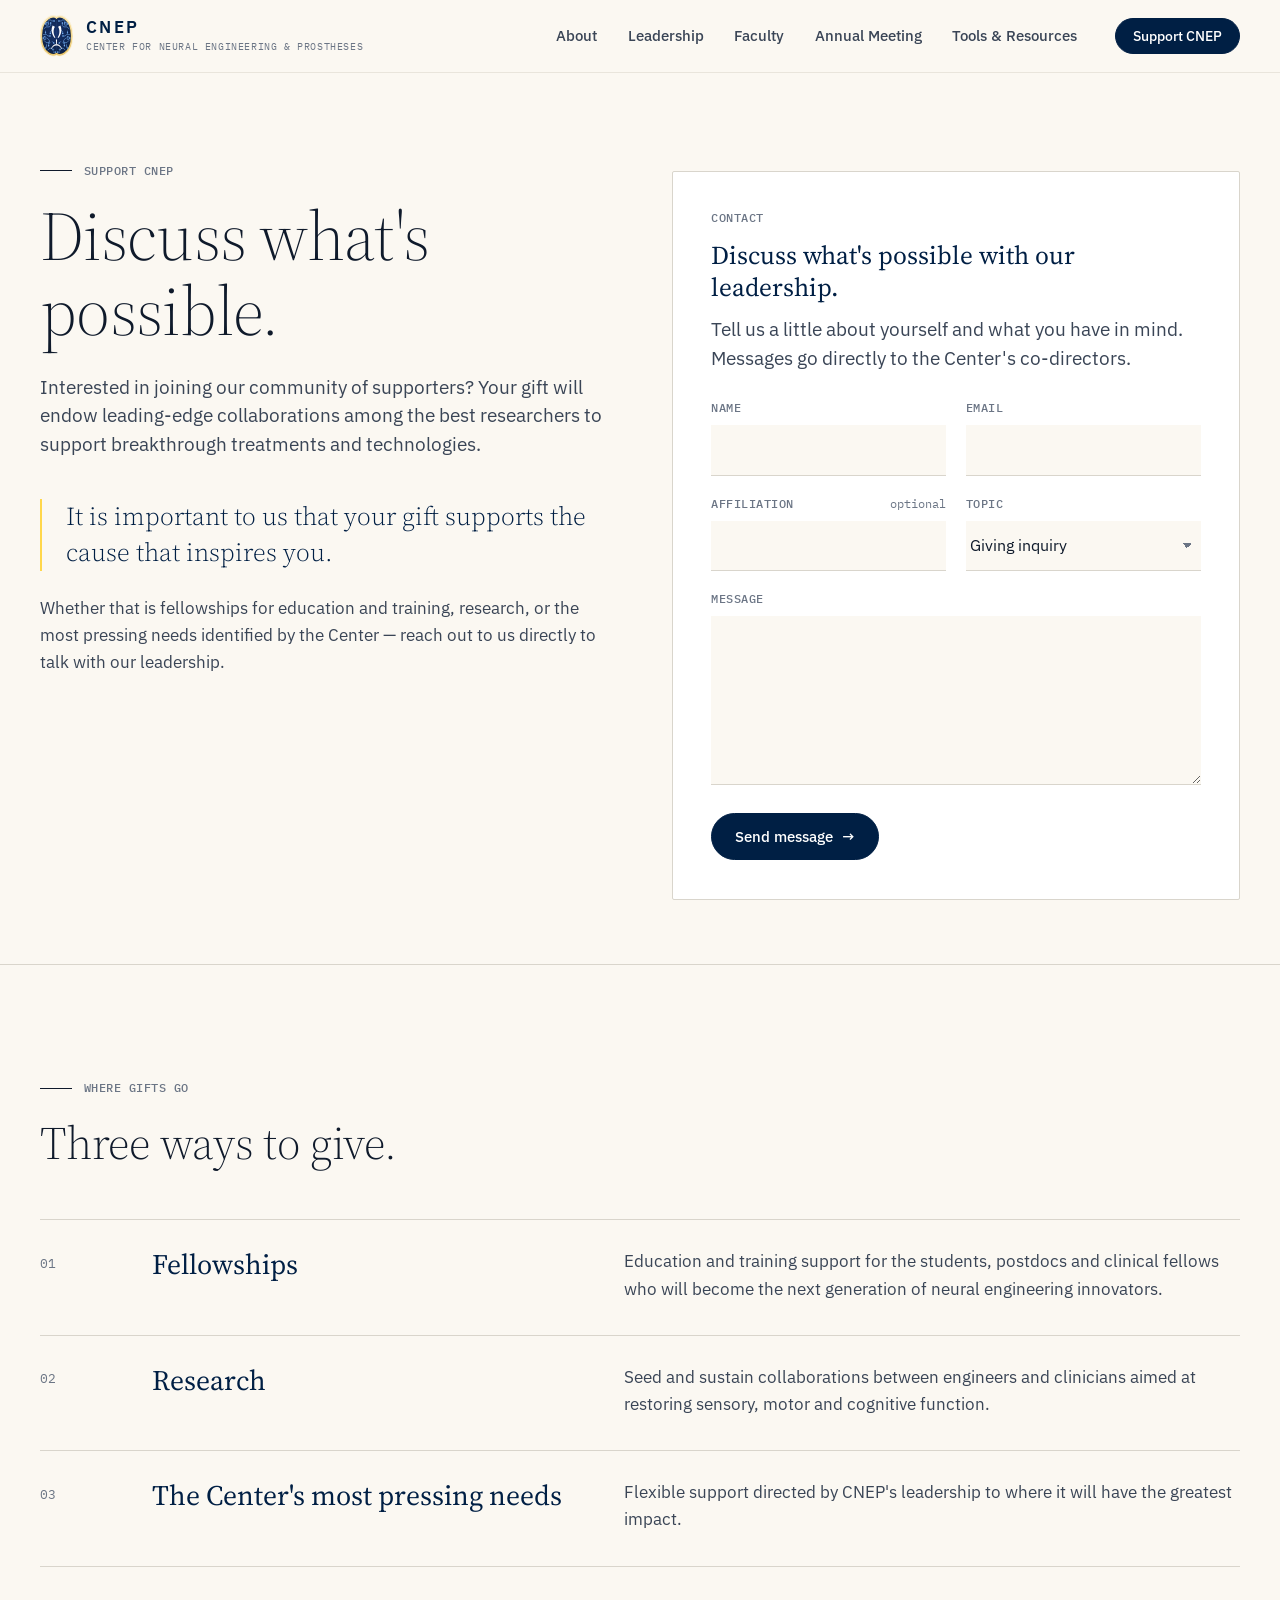
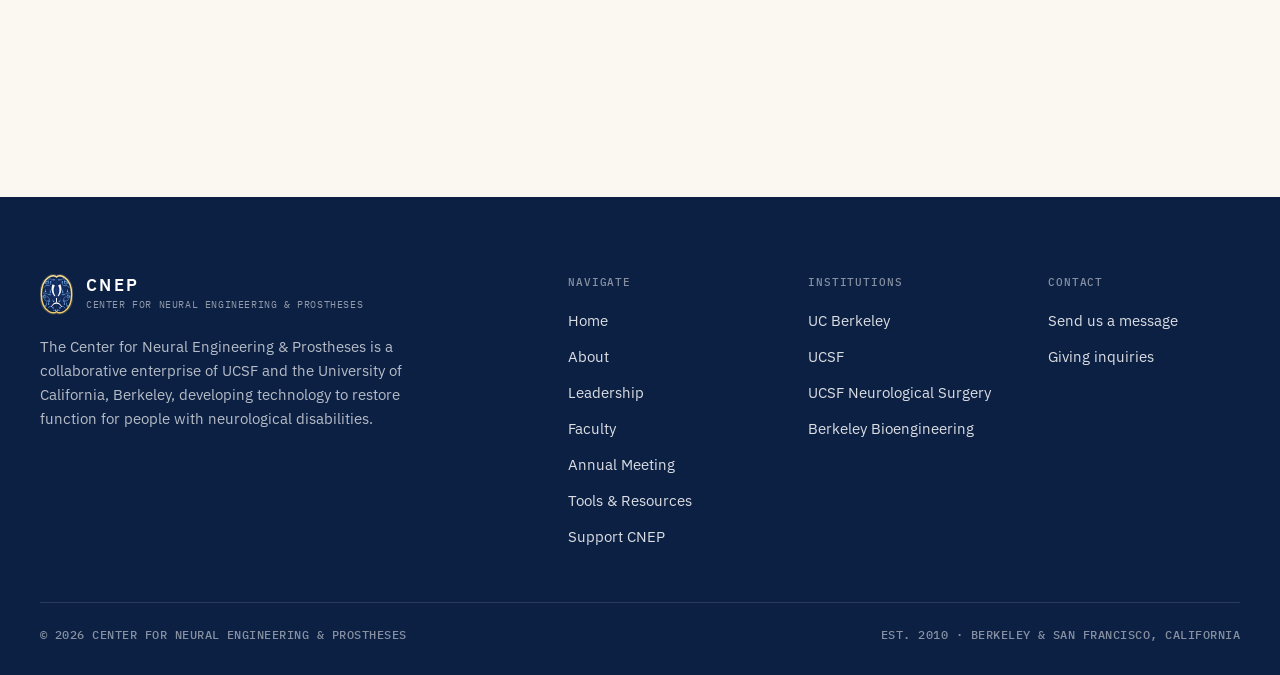
<file: donate.html>
<!doctype html>
<html lang="en">
<head>
<meta charset="utf-8">
<meta name="viewport" content="width=device-width, initial-scale=1">
<title>Support CNEP — CNEP</title>
<meta name="description" content="Support the Center for Neural Engineering &amp; Prostheses.">
<meta property="og:title" content="Support CNEP — CNEP">
<meta property="og:description" content="Support the Center for Neural Engineering &amp; Prostheses.">
<meta property="og:type" content="website">
<link rel="canonical" href="https://www.uc-cnep.org/donate.html">
<meta property="og:image" content="https://www.uc-cnep.org/assets/brand/cnep-social.png">
<meta property="og:image:width" content="1200">
<meta property="og:image:height" content="630">
<meta name="twitter:card" content="summary_large_image">
<link rel="icon" href="assets/brand/favicon.svg" type="image/svg+xml">
<link rel="apple-touch-icon" href="assets/brand/apple-touch-icon.png">
<meta name="theme-color" content="#fbf8f2">
<link rel="preconnect" href="https://fonts.googleapis.com">
<link rel="preconnect" href="https://fonts.gstatic.com" crossorigin>
<link href="https://fonts.googleapis.com/css2?family=IBM+Plex+Mono:wght@400;500&family=IBM+Plex+Sans:wght@400;500;600&family=Source+Serif+4:opsz,wght@8..60,300;8..60,400&display=swap" rel="stylesheet">
<link rel="stylesheet" href="css/style.css">
</head>
<body>
<a class="skip" href="#main">Skip to content</a>
<header class="header">
  <div class="container">
    <a class="brand " href="index.html" aria-label="CNEP home"><img class="brand__mark" src="assets/brand/cnep-mark.svg" alt="" width="96" height="120">
<span class="brand__text"><span class="brand__name">CNEP</span><span class="brand__sub">Center for Neural Engineering &amp; Prostheses</span></span></a>
    <nav class="nav" aria-label="Primary"><a href="about.html">About</a><a href="leadership.html">Leadership</a><a href="faculty.html">Faculty</a><a href="annual-meeting.html">Annual Meeting</a><a href="resources.html">Tools & Resources</a><a class="btn btn--solid" href="donate.html" aria-current="page">Support CNEP</a></nav>
    <button class="menu-btn" aria-expanded="false" aria-controls="mobile-nav" aria-label="Toggle menu"><span></span><span></span><span></span></button>
  </div>
  <nav class="mobile-nav" id="mobile-nav" aria-label="Mobile"><a href="about.html">About</a><a href="leadership.html">Leadership</a><a href="faculty.html">Faculty</a><a href="annual-meeting.html">Annual Meeting</a><a href="resources.html">Tools & Resources</a><a href="donate.html" aria-current="page">Support CNEP</a></nav>
</header>
<main id="main">

<section class="page-head container">
  <div class="page-head__grid page-head__grid--form">
    <div>
      <div class="eyebrow mono">Support CNEP</div>
      <h1 class="display">Discuss what's possible.</h1>
      <p class="lede">Interested in joining our community of supporters? Your gift will endow leading-edge collaborations among the best researchers to support breakthrough treatments and technologies.</p>
      <blockquote style="margin-top:2.5rem">It is important to us that your gift supports the cause that inspires you.</blockquote>
      <p style="margin-top:1.5rem;color:var(--ink-2)">Whether that is fellowships for education and training, research, or the most pressing needs identified by the Center &mdash; reach out to us directly to talk with our leadership.</p>
    </div>
    <div class="inquiry" id="inquiry">
  <div class="mono" style="margin-bottom:.75rem">Contact</div>
  <h2 class="h3" style="color:var(--navy)">Discuss what's possible with our leadership.</h2><p class="lede" style="margin-top:.75rem">Tell us a little about yourself and what you have in mind. Messages go directly to the Center's co-directors.</p>
  <form class="iform" action="" method="POST" data-endpoint="" data-to="myartsev@berkeley.edu" novalidate>
    <div class="iform__row">
      <label class="ifield"><span class="mono">Name</span><input type="text" name="name" autocomplete="name" required></label>
      <label class="ifield"><span class="mono">Email</span><input type="email" name="email" autocomplete="email" required></label>
    </div>
    <div class="iform__row">
      <label class="ifield"><span class="mono">Affiliation <em>optional</em></span><input type="text" name="affiliation" autocomplete="organization"></label>
      <label class="ifield"><span class="mono">Topic</span>
        <select name="topic"><option>Giving inquiry</option><option>Collaboration</option><option>Annual meeting</option><option>Suggest a resource</option><option>Other</option></select></label>
    </div>
    <label class="ifield"><span class="mono">Message</span><textarea name="message" rows="6" required></textarea></label>
    <input type="text" name="_gotcha" tabindex="-1" autocomplete="off" aria-hidden="true" style="position:absolute;left:-9999px">
    <div class="iform__foot">
      <button class="btn btn--solid" type="submit">Send message <span class="arr" aria-hidden="true">&rarr;</span></button>
      <span class="iform__status small muted" role="status" aria-live="polite"></span>
    </div>
  </form>
</div>
  </div>
</section>
<section class="container section section--rule">
  <div class="section-head"><div><div class="eyebrow mono">Where gifts go</div><h2 class="h2">Three ways to give.</h2></div></div>
  <div class="focus">
    <div class="focus__item reveal"><div class="focus__n">01</div><div class="focus__t">Fellowships</div><div class="focus__d">Education and training support for the students, postdocs and clinical fellows who will become the next generation of neural engineering innovators.</div></div>
    <div class="focus__item reveal"><div class="focus__n">02</div><div class="focus__t">Research</div><div class="focus__d">Seed and sustain collaborations between engineers and clinicians aimed at restoring sensory, motor and cognitive function.</div></div>
    <div class="focus__item reveal"><div class="focus__n">03</div><div class="focus__t">The Center's most pressing needs</div><div class="focus__d">Flexible support directed by CNEP's leadership to where it will have the greatest impact.</div></div>
  </div>
</section>

</main>
<footer class="footer">
  <div class="container">
    <div class="footer__top">
      <div><a class="brand " href="index.html" aria-label="CNEP home"><img class="brand__mark" src="assets/brand/cnep-mark.svg" alt="" width="96" height="120">
<span class="brand__text"><span class="brand__name">CNEP</span><span class="brand__sub">Center for Neural Engineering &amp; Prostheses</span></span></a><p class="footer__desc">The Center for Neural Engineering & Prostheses is a collaborative enterprise of UCSF and the University of California, Berkeley, developing technology to restore function for people with neurological disabilities.</p></div>
      <div><h4>Navigate</h4><ul><li><a href="index.html">Home</a></li><li><a href="about.html">About</a></li><li><a href="leadership.html">Leadership</a></li><li><a href="faculty.html">Faculty</a></li><li><a href="annual-meeting.html">Annual Meeting</a></li><li><a href="resources.html">Tools & Resources</a></li><li><a href="donate.html">Support CNEP</a></li></ul></div>
      <div><h4>Institutions</h4><ul>
        <li><a href="https://www.berkeley.edu" rel="noopener">UC Berkeley</a></li>
        <li><a href="https://www.ucsf.edu" rel="noopener">UCSF</a></li>
        <li><a href="https://neurosurgery.ucsf.edu" rel="noopener">UCSF Neurological Surgery</a></li>
        <li><a href="https://bioeng.berkeley.edu" rel="noopener">Berkeley Bioengineering</a></li>
      </ul></div>
      <div><h4>Contact</h4><ul>
        <li><a href="donate.html#inquiry">Send us a message</a></li>
        <li><a href="donate.html">Giving inquiries</a></li>
      </ul></div>
    </div>
    <div class="footer__bottom">
      <span class="mono">&copy; 2026 Center for Neural Engineering & Prostheses</span>
      <span class="mono">Est. 2010 &middot; Berkeley &amp; San Francisco, California</span>
    </div>
  </div>
</footer>
<script src="js/main.js"></script>
</body>
</html>
</file>
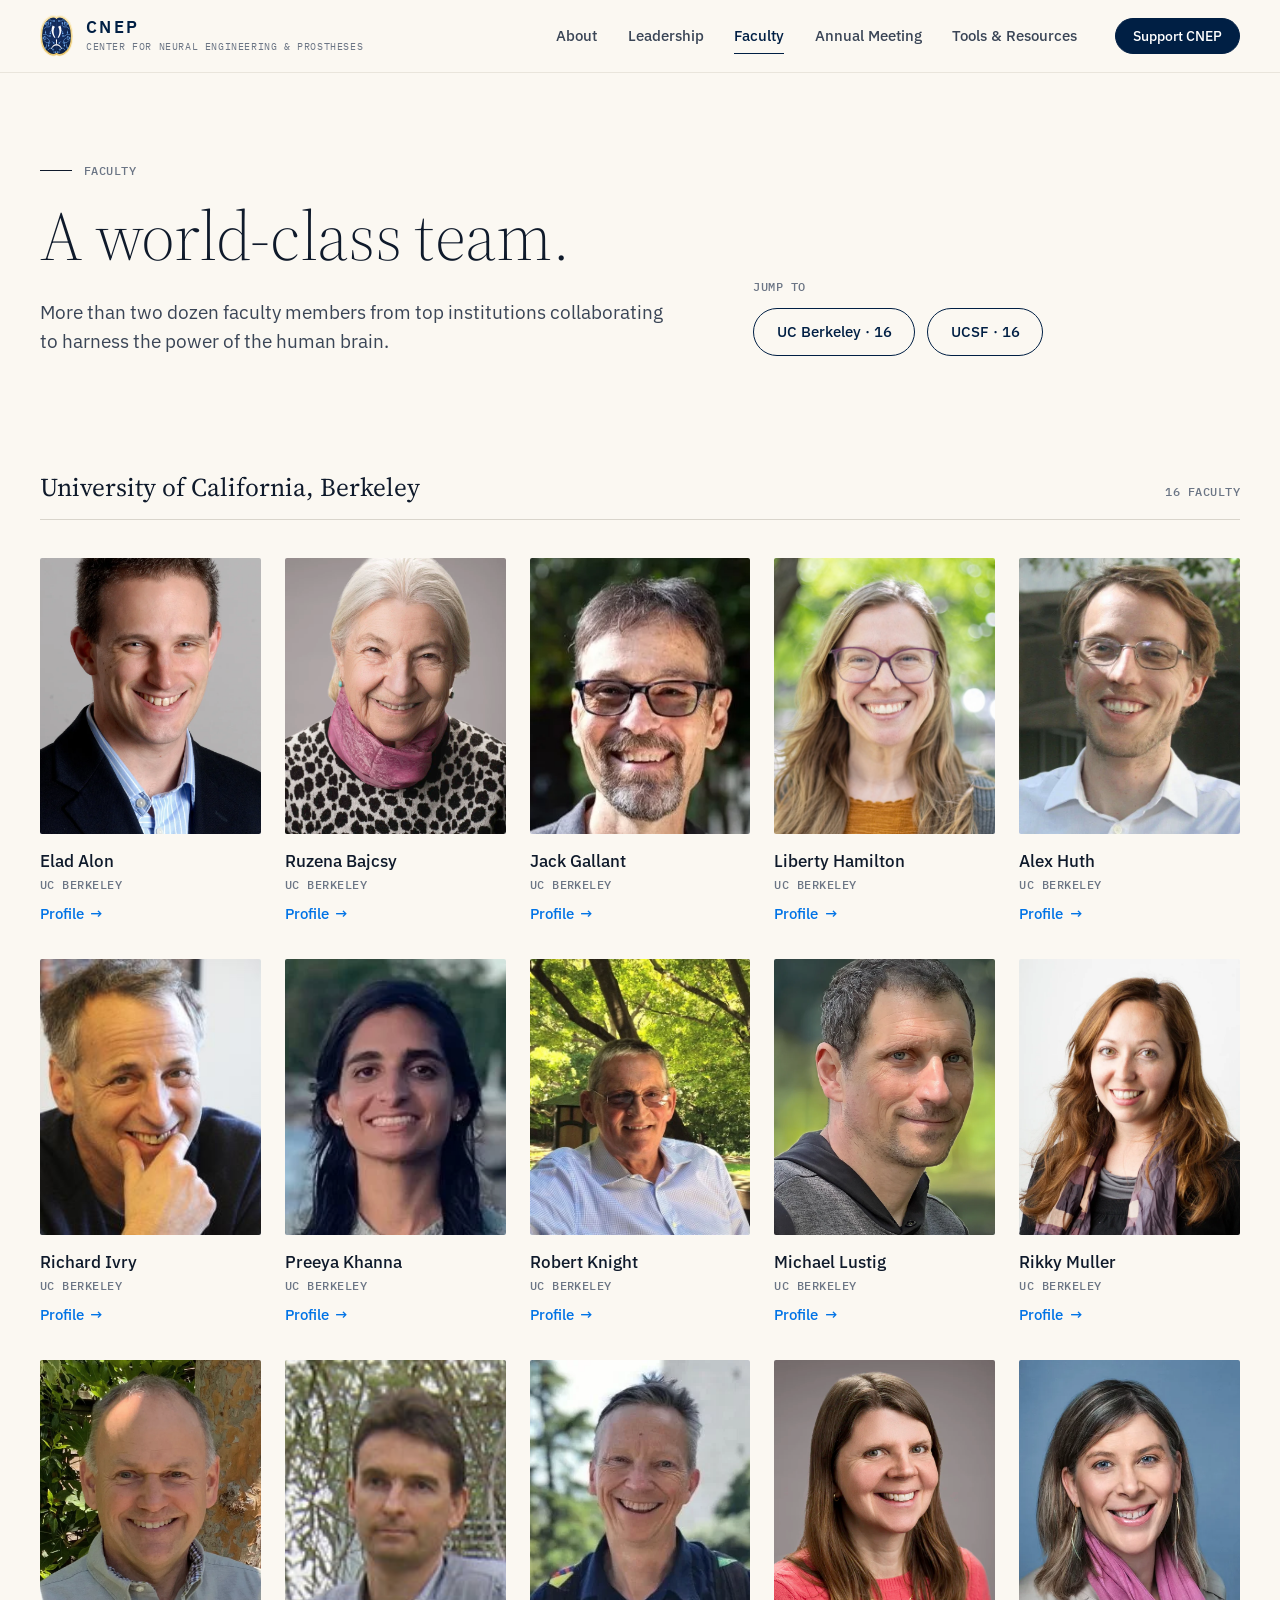
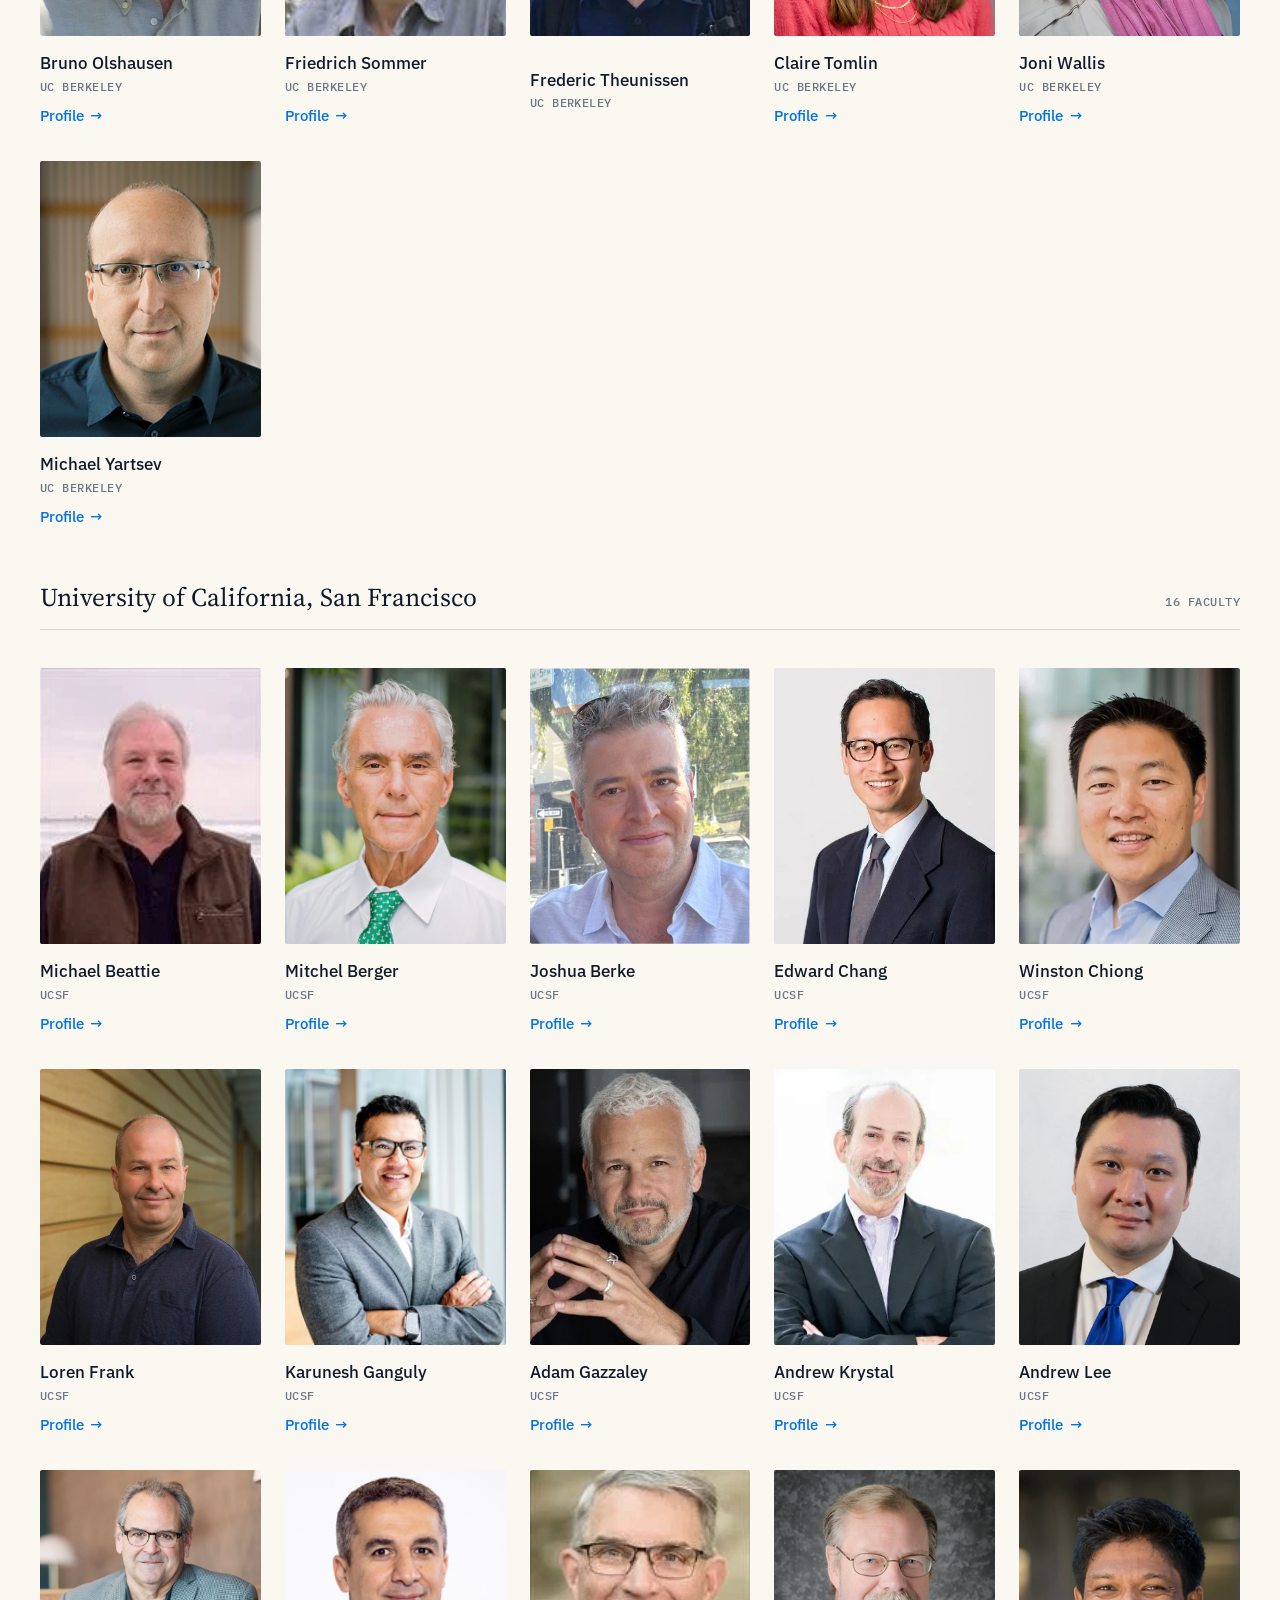
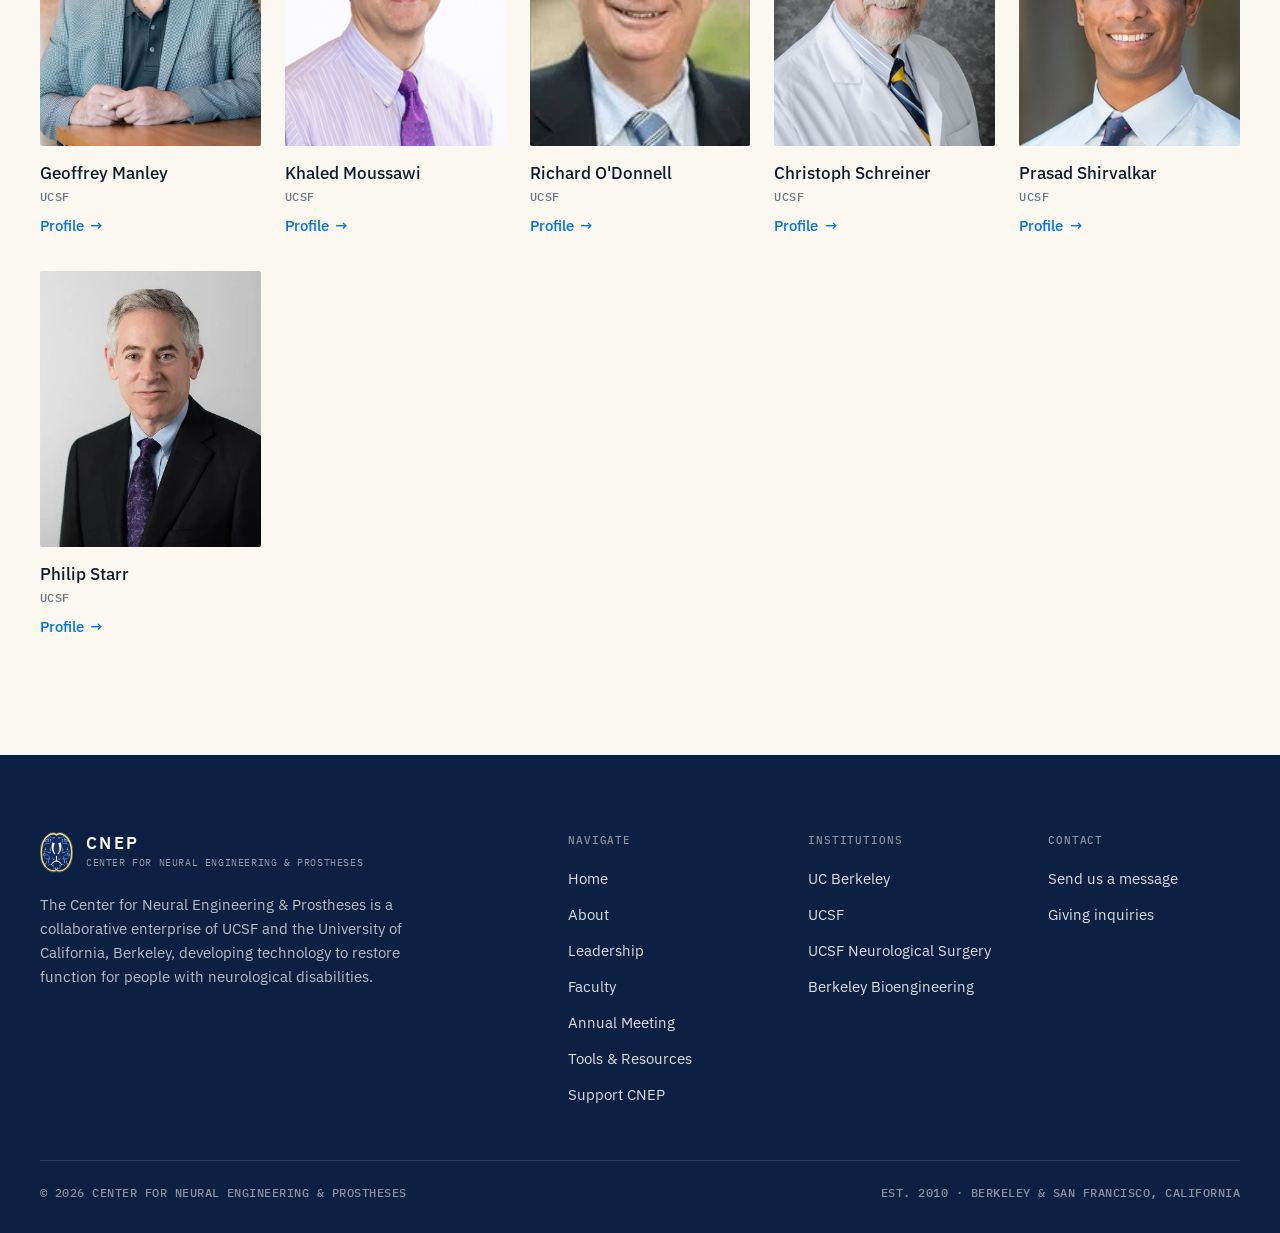
<file: faculty.html>
<!doctype html>
<html lang="en">
<head>
<meta charset="utf-8">
<meta name="viewport" content="width=device-width, initial-scale=1">
<title>Faculty — CNEP</title>
<meta name="description" content="32 CNEP faculty members across UC Berkeley and UCSF.">
<meta property="og:title" content="Faculty — CNEP">
<meta property="og:description" content="32 CNEP faculty members across UC Berkeley and UCSF.">
<meta property="og:type" content="website">
<link rel="canonical" href="https://www.uc-cnep.org/faculty.html">
<meta property="og:image" content="https://www.uc-cnep.org/assets/brand/cnep-social.png">
<meta property="og:image:width" content="1200">
<meta property="og:image:height" content="630">
<meta name="twitter:card" content="summary_large_image">
<link rel="icon" href="assets/brand/favicon.svg" type="image/svg+xml">
<link rel="apple-touch-icon" href="assets/brand/apple-touch-icon.png">
<meta name="theme-color" content="#fbf8f2">
<link rel="preconnect" href="https://fonts.googleapis.com">
<link rel="preconnect" href="https://fonts.gstatic.com" crossorigin>
<link href="https://fonts.googleapis.com/css2?family=IBM+Plex+Mono:wght@400;500&family=IBM+Plex+Sans:wght@400;500;600&family=Source+Serif+4:opsz,wght@8..60,300;8..60,400&display=swap" rel="stylesheet">
<link rel="stylesheet" href="css/style.css">
</head>
<body>
<a class="skip" href="#main">Skip to content</a>
<header class="header">
  <div class="container">
    <a class="brand " href="index.html" aria-label="CNEP home"><img class="brand__mark" src="assets/brand/cnep-mark.svg" alt="" width="96" height="120">
<span class="brand__text"><span class="brand__name">CNEP</span><span class="brand__sub">Center for Neural Engineering &amp; Prostheses</span></span></a>
    <nav class="nav" aria-label="Primary"><a href="about.html">About</a><a href="leadership.html">Leadership</a><a href="faculty.html" aria-current="page">Faculty</a><a href="annual-meeting.html">Annual Meeting</a><a href="resources.html">Tools & Resources</a><a class="btn btn--solid" href="donate.html">Support CNEP</a></nav>
    <button class="menu-btn" aria-expanded="false" aria-controls="mobile-nav" aria-label="Toggle menu"><span></span><span></span><span></span></button>
  </div>
  <nav class="mobile-nav" id="mobile-nav" aria-label="Mobile"><a href="about.html">About</a><a href="leadership.html">Leadership</a><a href="faculty.html" aria-current="page">Faculty</a><a href="annual-meeting.html">Annual Meeting</a><a href="resources.html">Tools & Resources</a><a href="donate.html">Support CNEP</a></nav>
</header>
<main id="main">
<section class="page-head container"><div class="page-head__grid">
  <div><div class="eyebrow mono">Faculty</div><h1 class="display">A world-class team.</h1><p class="lede">More than two dozen faculty members from top institutions collaborating to harness the power of the human brain.</p></div>
  <div class="hero__aside"><div class="mono" style="margin-bottom:.75rem">Jump to</div><div class="btn-row" style="margin-top:0"><a class="btn" href="#uc-berkeley">UC Berkeley &middot; 16</a><a class="btn" href="#ucsf">UCSF &middot; 16</a></div></div></div></section><section class="container faculty-group" id="uc-berkeley">
  <div class="faculty-group__head"><h2 class="h3">University of California, Berkeley</h2><span class="mono">16 faculty</span></div>
  <div class="faculty-grid reveal"><div class="person">
  <div class="person__photo"><img src="assets/people/elad-alon.webp" alt="Elad Alon" style="object-position:50% 92%" loading="lazy"></div>
  <div><div class="person__name">Elad Alon</div><div class="mono person__meta">UC Berkeley</div><a class="link small person__link" href="https://www2.eecs.berkeley.edu/Faculty/Homepages/elad.html" rel="noopener">Profile <span class="arr" aria-hidden="true">&rarr;</span></a></div>
</div><div class="person">
  <div class="person__photo"><img src="assets/people/ruzena-bajcsy.webp" alt="Ruzena Bajcsy" style="object-position:50% 100%" loading="lazy"></div>
  <div><div class="person__name">Ruzena Bajcsy</div><div class="mono person__meta">UC Berkeley</div><a class="link small person__link" href="https://www2.eecs.berkeley.edu/Faculty/Homepages/bajcsy.html" rel="noopener">Profile <span class="arr" aria-hidden="true">&rarr;</span></a></div>
</div><div class="person">
  <div class="person__photo"><img src="assets/people/jack-gallant.webp" alt="Jack Gallant" style="object-position:42% 50%" loading="lazy"></div>
  <div><div class="person__name">Jack Gallant</div><div class="mono person__meta">UC Berkeley</div><a class="link small person__link" href="https://vcresearch.berkeley.edu/faculty/jack-gallant" rel="noopener">Profile <span class="arr" aria-hidden="true">&rarr;</span></a></div>
</div><div class="person">
  <div class="person__photo"><img src="assets/people/liberty-hamilton.jpg" alt="Liberty Hamilton" style="object-position:58% 50%" loading="lazy"></div>
  <div><div class="person__name">Liberty Hamilton</div><div class="mono person__meta">UC Berkeley</div><a class="link small person__link" href="https://www.hamiltonlab.org/people/" rel="noopener">Profile <span class="arr" aria-hidden="true">&rarr;</span></a></div>
</div><div class="person">
  <div class="person__photo"><img src="assets/people/alex-huth.webp" alt="Alex Huth" style="object-position:50% 100%" loading="lazy"></div>
  <div><div class="person__name">Alex Huth</div><div class="mono person__meta">UC Berkeley</div><a class="link small person__link" href="https://vision.berkeley.edu/people/alexander-huth" rel="noopener">Profile <span class="arr" aria-hidden="true">&rarr;</span></a></div>
</div><div class="person">
  <div class="person__photo"><img src="assets/people/richard-ivry.jpg" alt="Richard Ivry" style="object-position:84% 50%" loading="lazy"></div>
  <div><div class="person__name">Richard Ivry</div><div class="mono person__meta">UC Berkeley</div><a class="link small person__link" href="https://vcresearch.berkeley.edu/faculty/richard-ivry" rel="noopener">Profile <span class="arr" aria-hidden="true">&rarr;</span></a></div>
</div><div class="person">
  <div class="person__photo"><img src="assets/people/preeya-khanna.webp" alt="Preeya Khanna" style="object-position:50% 50%" loading="lazy"></div>
  <div><div class="person__name">Preeya Khanna</div><div class="mono person__meta">UC Berkeley</div><a class="link small person__link" href="https://vcresearch.berkeley.edu/faculty/preeya-khanna" rel="noopener">Profile <span class="arr" aria-hidden="true">&rarr;</span></a></div>
</div><div class="person">
  <div class="person__photo"><img src="assets/people/robert-knight.webp" alt="Robert Knight" style="object-position:50% 100%" loading="lazy"></div>
  <div><div class="person__name">Robert Knight</div><div class="mono person__meta">UC Berkeley</div><a class="link small person__link" href="https://vcresearch.berkeley.edu/faculty/robert-thomas-knight" rel="noopener">Profile <span class="arr" aria-hidden="true">&rarr;</span></a></div>
</div><div class="person">
  <div class="person__photo"><img src="assets/people/michael-lustig.webp" alt="Michael Lustig" style="object-position:50% 100%" loading="lazy"></div>
  <div><div class="person__name">Michael Lustig</div><div class="mono person__meta">UC Berkeley</div><a class="link small person__link" href="https://vcresearch.berkeley.edu/faculty/michael-miki-lustig" rel="noopener">Profile <span class="arr" aria-hidden="true">&rarr;</span></a></div>
</div><div class="person">
  <div class="person__photo"><img src="assets/people/rikky-muller.webp" alt="Rikky Muller" style="object-position:50% 0%" loading="lazy"></div>
  <div><div class="person__name">Rikky Muller</div><div class="mono person__meta">UC Berkeley</div><a class="link small person__link" href="https://vcresearch.berkeley.edu/faculty/rikky-muller" rel="noopener">Profile <span class="arr" aria-hidden="true">&rarr;</span></a></div>
</div><div class="person">
  <div class="person__photo"><img src="assets/people/bruno-olshausen.webp" alt="Bruno Olshausen" style="object-position:50% 100%" loading="lazy"></div>
  <div><div class="person__name">Bruno Olshausen</div><div class="mono person__meta">UC Berkeley</div><a class="link small person__link" href="https://www2.eecs.berkeley.edu/Faculty/Homepages/baolshausen.html" rel="noopener">Profile <span class="arr" aria-hidden="true">&rarr;</span></a></div>
</div><div class="person">
  <div class="person__photo"><img src="assets/people/friedrich-sommer.webp" alt="Friedrich Sommer" style="object-position:47% 50%" loading="lazy"></div>
  <div><div class="person__name">Friedrich Sommer</div><div class="mono person__meta">UC Berkeley</div><a class="link small person__link" href="https://ccb.berkeley.edu/people/friedrich-sommer" rel="noopener">Profile <span class="arr" aria-hidden="true">&rarr;</span></a></div>
</div><div class="person">
  <div class="person__photo"><img src="assets/people/frederic-theunissen.webp" alt="Frederic Theunissen" style="object-position:63% 50%" loading="lazy"></div>
  <div><div class="person__name">Frederic Theunissen</div><div class="mono person__meta">UC Berkeley</div></div>
</div><div class="person">
  <div class="person__photo"><img src="assets/people/claire-tomlin.webp" alt="Claire Tomlin" style="object-position:50% 27%" loading="lazy"></div>
  <div><div class="person__name">Claire Tomlin</div><div class="mono person__meta">UC Berkeley</div><a class="link small person__link" href="https://www2.eecs.berkeley.edu/Faculty/Homepages/tomlin.html" rel="noopener">Profile <span class="arr" aria-hidden="true">&rarr;</span></a></div>
</div><div class="person">
  <div class="person__photo"><img src="assets/people/joni-wallis.webp" alt="Joni Wallis" style="object-position:54% 50%" loading="lazy"></div>
  <div><div class="person__name">Joni Wallis</div><div class="mono person__meta">UC Berkeley</div><a class="link small person__link" href="https://vcresearch.berkeley.edu/faculty/joni-wallis" rel="noopener">Profile <span class="arr" aria-hidden="true">&rarr;</span></a></div>
</div><div class="person">
  <div class="person__photo"><img src="assets/people/michael-yartsev.webp" alt="Michael Yartsev" style="object-position:50% 50%" loading="lazy"></div>
  <div><div class="person__name">Michael Yartsev</div><div class="mono person__meta">UC Berkeley</div><a class="link small person__link" href="https://www.michaelyartsev.com/" rel="noopener">Profile <span class="arr" aria-hidden="true">&rarr;</span></a></div>
</div></div>
</section><section class="container faculty-group" id="ucsf">
  <div class="faculty-group__head"><h2 class="h3">University of California, San Francisco</h2><span class="mono">16 faculty</span></div>
  <div class="faculty-grid reveal"><div class="person">
  <div class="person__photo"><img src="assets/people/michael-beattie.webp" alt="Michael Beattie" style="object-position:58% 50%" loading="lazy"></div>
  <div><div class="person__name">Michael Beattie</div><div class="mono person__meta">UCSF</div><a class="link small person__link" href="https://profiles.ucsf.edu/michael.beattie" rel="noopener">Profile <span class="arr" aria-hidden="true">&rarr;</span></a></div>
</div><div class="person">
  <div class="person__photo"><img src="assets/people/mitchel-berger.webp" alt="Mitchel Berger" style="object-position:44% 50%" loading="lazy"></div>
  <div><div class="person__name">Mitchel Berger</div><div class="mono person__meta">UCSF</div><a class="link small person__link" href="https://profiles.ucsf.edu/mitchel.berger" rel="noopener">Profile <span class="arr" aria-hidden="true">&rarr;</span></a></div>
</div><div class="person">
  <div class="person__photo"><img src="assets/people/joshua-berke.webp" alt="Joshua Berke" style="object-position:100% 50%" loading="lazy"></div>
  <div><div class="person__name">Joshua Berke</div><div class="mono person__meta">UCSF</div><a class="link small person__link" href="https://profiles.ucsf.edu/joshua.berke" rel="noopener">Profile <span class="arr" aria-hidden="true">&rarr;</span></a></div>
</div><div class="person">
  <div class="person__photo"><img src="assets/people/edward-chang.webp" alt="Edward Chang" style="object-position:4% 50%" loading="lazy"></div>
  <div><div class="person__name">Edward Chang</div><div class="mono person__meta">UCSF</div><a class="link small person__link" href="https://changlab.ucsf.edu" rel="noopener">Profile <span class="arr" aria-hidden="true">&rarr;</span></a></div>
</div><div class="person">
  <div class="person__photo"><img src="assets/people/winston-chiong.webp" alt="Winston Chiong" style="object-position:31% 50%" loading="lazy"></div>
  <div><div class="person__name">Winston Chiong</div><div class="mono person__meta">UCSF</div><a class="link small person__link" href="https://memory.ucsf.edu/people/winston-chiong" rel="noopener">Profile <span class="arr" aria-hidden="true">&rarr;</span></a></div>
</div><div class="person">
  <div class="person__photo"><img src="assets/people/loren-frank.webp" alt="Loren Frank" style="object-position:50% 100%" loading="lazy"></div>
  <div><div class="person__name">Loren Frank</div><div class="mono person__meta">UCSF</div><a class="link small person__link" href="https://franklab.ucsf.edu" rel="noopener">Profile <span class="arr" aria-hidden="true">&rarr;</span></a></div>
</div><div class="person">
  <div class="person__photo"><img src="assets/people/karunesh-ganguly.webp" alt="Karunesh Ganguly" style="object-position:62% 50%" loading="lazy"></div>
  <div><div class="person__name">Karunesh Ganguly</div><div class="mono person__meta">UCSF</div><a class="link small person__link" href="https://www.gangulylab.org" rel="noopener">Profile <span class="arr" aria-hidden="true">&rarr;</span></a></div>
</div><div class="person">
  <div class="person__photo"><img src="assets/people/adam-gazzaley.jpg" alt="Adam Gazzaley" style="object-position:82% 50%" loading="lazy"></div>
  <div><div class="person__name">Adam Gazzaley</div><div class="mono person__meta">UCSF</div><a class="link small person__link" href="https://neuroscape.ucsf.edu/profile/adam-gazzaley/" rel="noopener">Profile <span class="arr" aria-hidden="true">&rarr;</span></a></div>
</div><div class="person">
  <div class="person__photo"><img src="assets/people/andrew-krystal.webp" alt="Andrew Krystal" style="object-position:77% 50%" loading="lazy"></div>
  <div><div class="person__name">Andrew Krystal</div><div class="mono person__meta">UCSF</div><a class="link small person__link" href="https://dolby.ucsf.edu/content/andrew-krystal-md" rel="noopener">Profile <span class="arr" aria-hidden="true">&rarr;</span></a></div>
</div><div class="person">
  <div class="person__photo"><img src="assets/people/andrew-lee.webp" alt="Andrew Lee" style="object-position:48% 50%" loading="lazy"></div>
  <div><div class="person__name">Andrew Lee</div><div class="mono person__meta">UCSF</div><a class="link small person__link" href="https://profiles.ucsf.edu/andrew.m.lee" rel="noopener">Profile <span class="arr" aria-hidden="true">&rarr;</span></a></div>
</div><div class="person">
  <div class="person__photo"><img src="assets/people/geoffrey-manley.webp" alt="Geoffrey Manley" style="object-position:46% 50%" loading="lazy"></div>
  <div><div class="person__name">Geoffrey Manley</div><div class="mono person__meta">UCSF</div><a class="link small person__link" href="https://profiles.ucsf.edu/geoffrey.manley" rel="noopener">Profile <span class="arr" aria-hidden="true">&rarr;</span></a></div>
</div><div class="person">
  <div class="person__photo"><img src="assets/people/khaled-moussawi.webp" alt="Khaled Moussawi" style="object-position:100% 50%" loading="lazy"></div>
  <div><div class="person__name">Khaled Moussawi</div><div class="mono person__meta">UCSF</div><a class="link small person__link" href="https://tn2lab.ucsf.edu/content/khaled-moussawi-md-phd" rel="noopener">Profile <span class="arr" aria-hidden="true">&rarr;</span></a></div>
</div><div class="person">
  <div class="person__photo"><img src="assets/people/richard-o-donnell.webp" alt="Richard O&#x27;Donnell" style="object-position:50% 58%" loading="lazy"></div>
  <div><div class="person__name">Richard O&#x27;Donnell</div><div class="mono person__meta">UCSF</div><a class="link small person__link" href="https://profiles.ucsf.edu/richard.odonnell" rel="noopener">Profile <span class="arr" aria-hidden="true">&rarr;</span></a></div>
</div><div class="person">
  <div class="person__photo"><img src="assets/people/christoph-schreiner.webp" alt="Christoph Schreiner" style="object-position:50% 3%" loading="lazy"></div>
  <div><div class="person__name">Christoph Schreiner</div><div class="mono person__meta">UCSF</div><a class="link small person__link" href="https://neurograd.ucsf.edu/people/christoph-schreiner-md-phd" rel="noopener">Profile <span class="arr" aria-hidden="true">&rarr;</span></a></div>
</div><div class="person">
  <div class="person__photo"><img src="assets/people/prasad-shirvalkar.webp" alt="Prasad Shirvalkar" style="object-position:42% 50%" loading="lazy"></div>
  <div><div class="person__name">Prasad Shirvalkar</div><div class="mono person__meta">UCSF</div><a class="link small person__link" href="https://www.shirvalkarlab.com" rel="noopener">Profile <span class="arr" aria-hidden="true">&rarr;</span></a></div>
</div><div class="person">
  <div class="person__photo"><img src="assets/people/philip-starr.webp" alt="Philip Starr" style="object-position:21% 50%" loading="lazy"></div>
  <div><div class="person__name">Philip Starr</div><div class="mono person__meta">UCSF</div><a class="link small person__link" href="https://starrlab.ucsf.edu/people/philip-starr" rel="noopener">Profile <span class="arr" aria-hidden="true">&rarr;</span></a></div>
</div></div>
</section>
</main>
<footer class="footer">
  <div class="container">
    <div class="footer__top">
      <div><a class="brand " href="index.html" aria-label="CNEP home"><img class="brand__mark" src="assets/brand/cnep-mark.svg" alt="" width="96" height="120">
<span class="brand__text"><span class="brand__name">CNEP</span><span class="brand__sub">Center for Neural Engineering &amp; Prostheses</span></span></a><p class="footer__desc">The Center for Neural Engineering & Prostheses is a collaborative enterprise of UCSF and the University of California, Berkeley, developing technology to restore function for people with neurological disabilities.</p></div>
      <div><h4>Navigate</h4><ul><li><a href="index.html">Home</a></li><li><a href="about.html">About</a></li><li><a href="leadership.html">Leadership</a></li><li><a href="faculty.html">Faculty</a></li><li><a href="annual-meeting.html">Annual Meeting</a></li><li><a href="resources.html">Tools & Resources</a></li><li><a href="donate.html">Support CNEP</a></li></ul></div>
      <div><h4>Institutions</h4><ul>
        <li><a href="https://www.berkeley.edu" rel="noopener">UC Berkeley</a></li>
        <li><a href="https://www.ucsf.edu" rel="noopener">UCSF</a></li>
        <li><a href="https://neurosurgery.ucsf.edu" rel="noopener">UCSF Neurological Surgery</a></li>
        <li><a href="https://bioeng.berkeley.edu" rel="noopener">Berkeley Bioengineering</a></li>
      </ul></div>
      <div><h4>Contact</h4><ul>
        <li><a href="donate.html#inquiry">Send us a message</a></li>
        <li><a href="donate.html">Giving inquiries</a></li>
      </ul></div>
    </div>
    <div class="footer__bottom">
      <span class="mono">&copy; 2026 Center for Neural Engineering & Prostheses</span>
      <span class="mono">Est. 2010 &middot; Berkeley &amp; San Francisco, California</span>
    </div>
  </div>
</footer>
<script src="js/main.js"></script>
</body>
</html>
</file>
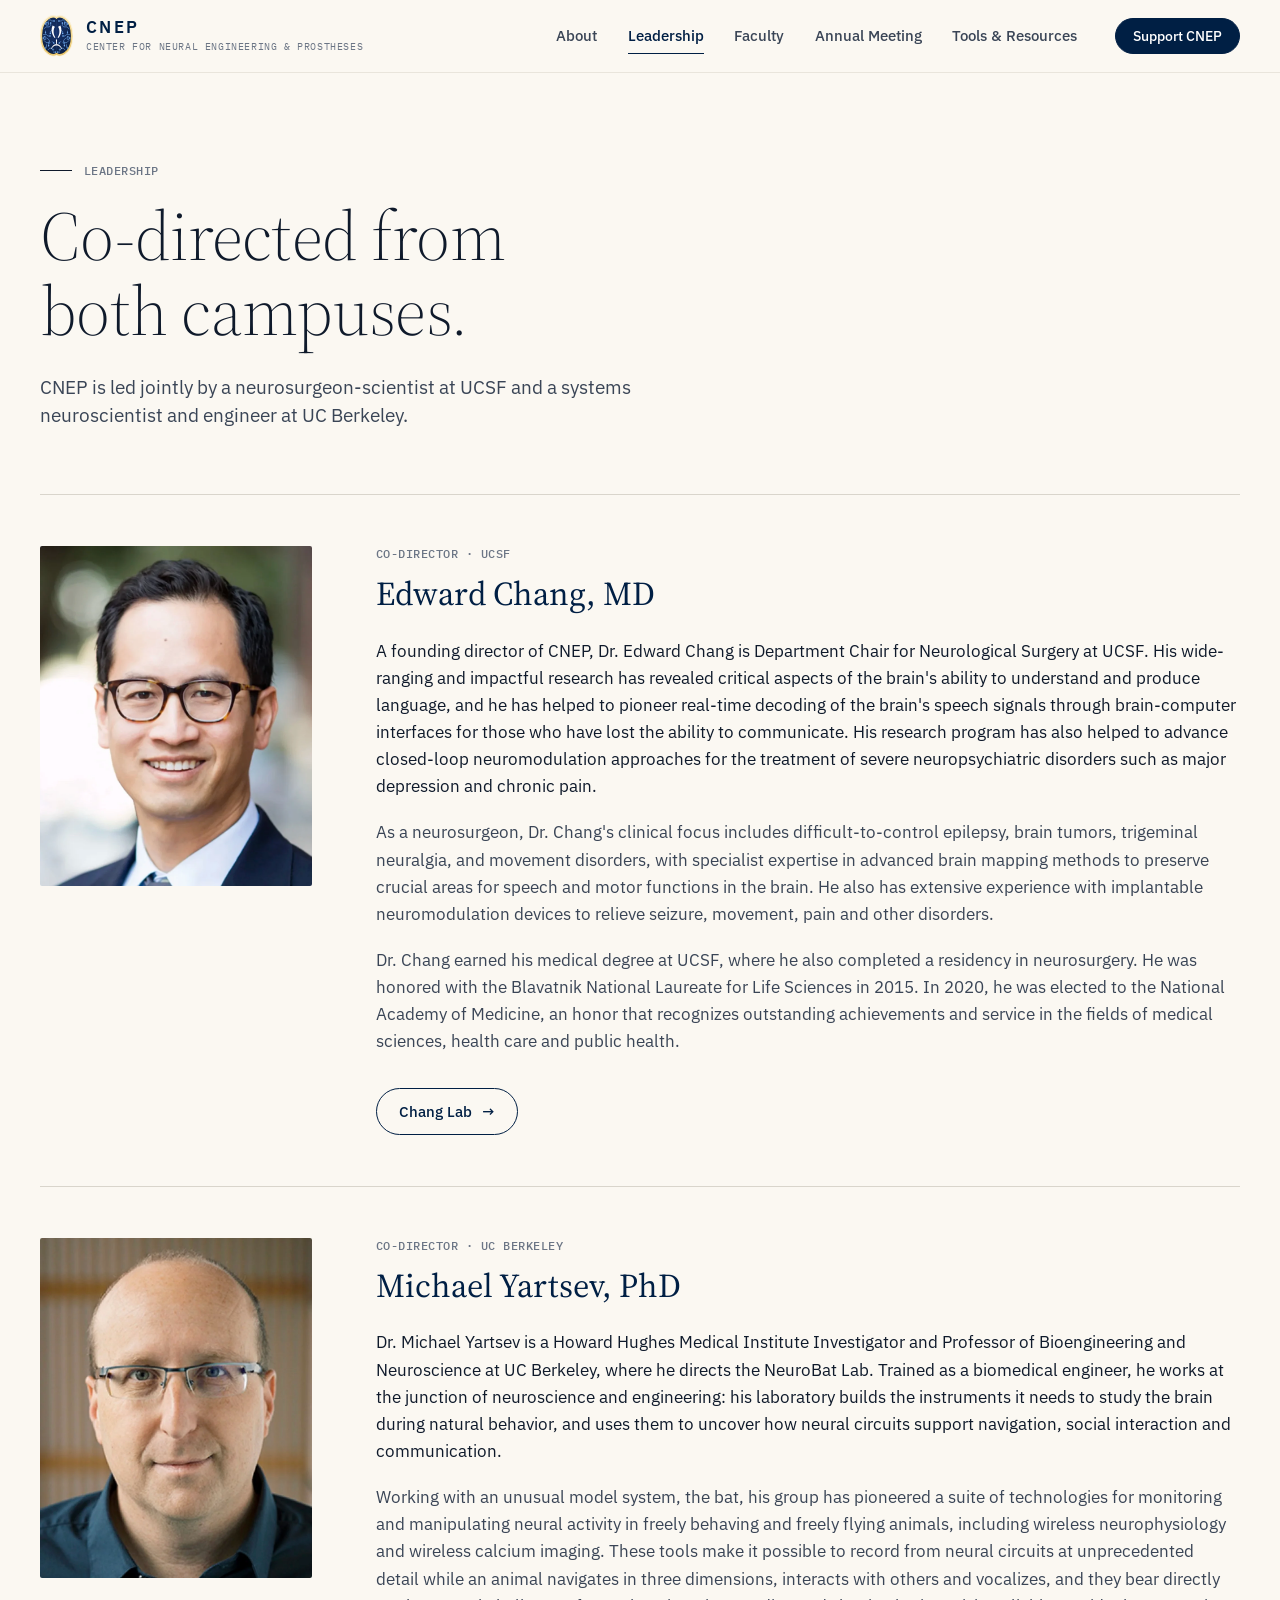
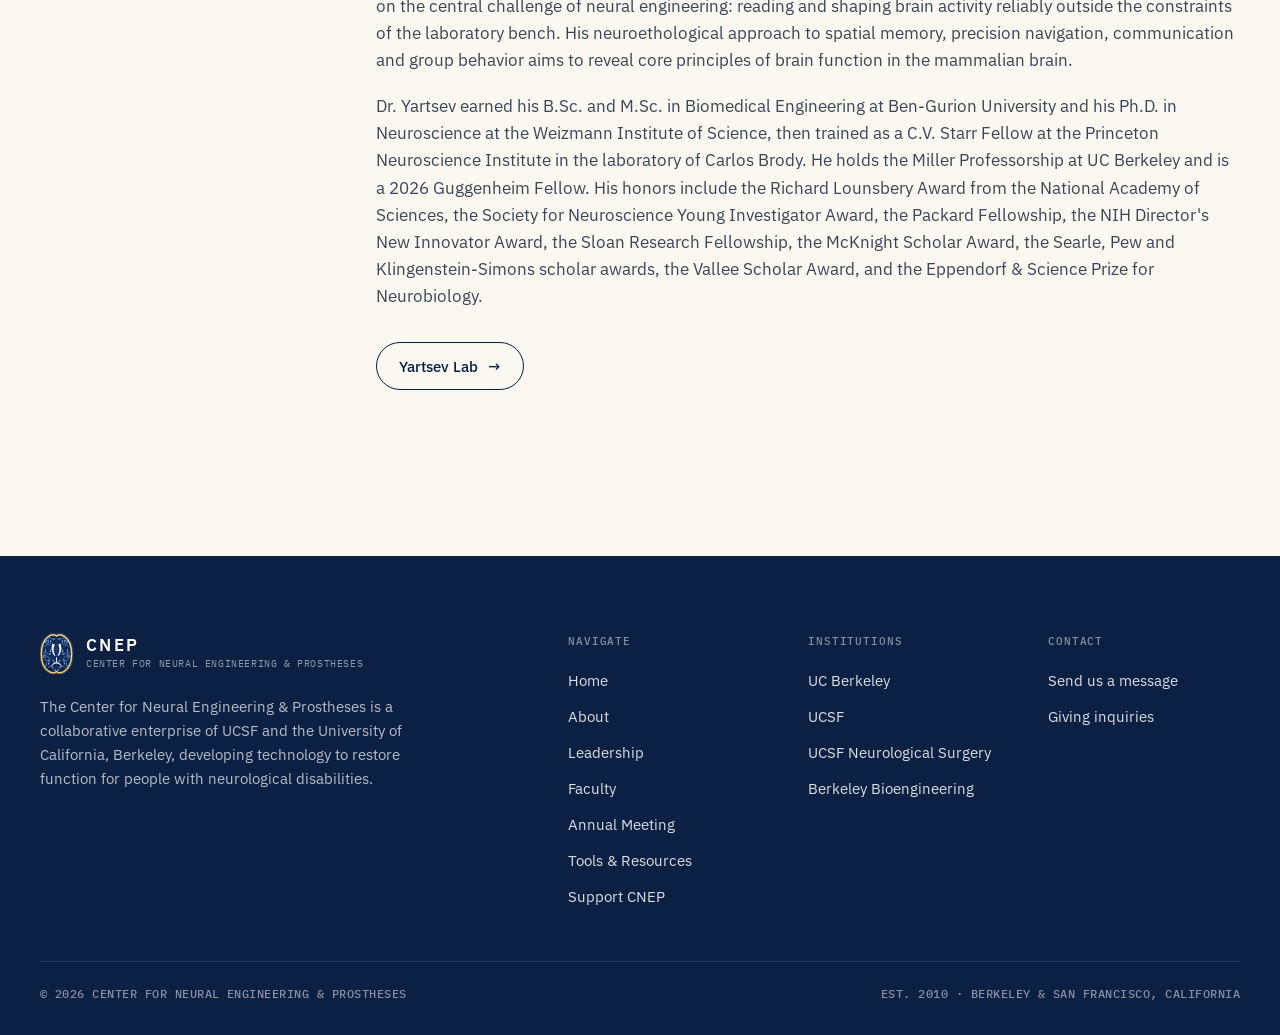
<file: leadership.html>
<!doctype html>
<html lang="en">
<head>
<meta charset="utf-8">
<meta name="viewport" content="width=device-width, initial-scale=1">
<title>Leadership — CNEP</title>
<meta name="description" content="CNEP is co-directed by Edward Chang, MD (UCSF) and Michael Yartsev, PhD (UC Berkeley).">
<meta property="og:title" content="Leadership — CNEP">
<meta property="og:description" content="CNEP is co-directed by Edward Chang, MD (UCSF) and Michael Yartsev, PhD (UC Berkeley).">
<meta property="og:type" content="website">
<link rel="canonical" href="https://www.uc-cnep.org/leadership.html">
<meta property="og:image" content="https://www.uc-cnep.org/assets/brand/cnep-social.png">
<meta property="og:image:width" content="1200">
<meta property="og:image:height" content="630">
<meta name="twitter:card" content="summary_large_image">
<link rel="icon" href="assets/brand/favicon.svg" type="image/svg+xml">
<link rel="apple-touch-icon" href="assets/brand/apple-touch-icon.png">
<meta name="theme-color" content="#fbf8f2">
<link rel="preconnect" href="https://fonts.googleapis.com">
<link rel="preconnect" href="https://fonts.gstatic.com" crossorigin>
<link href="https://fonts.googleapis.com/css2?family=IBM+Plex+Mono:wght@400;500&family=IBM+Plex+Sans:wght@400;500;600&family=Source+Serif+4:opsz,wght@8..60,300;8..60,400&display=swap" rel="stylesheet">
<link rel="stylesheet" href="css/style.css">
</head>
<body>
<a class="skip" href="#main">Skip to content</a>
<header class="header">
  <div class="container">
    <a class="brand " href="index.html" aria-label="CNEP home"><img class="brand__mark" src="assets/brand/cnep-mark.svg" alt="" width="96" height="120">
<span class="brand__text"><span class="brand__name">CNEP</span><span class="brand__sub">Center for Neural Engineering &amp; Prostheses</span></span></a>
    <nav class="nav" aria-label="Primary"><a href="about.html">About</a><a href="leadership.html" aria-current="page">Leadership</a><a href="faculty.html">Faculty</a><a href="annual-meeting.html">Annual Meeting</a><a href="resources.html">Tools & Resources</a><a class="btn btn--solid" href="donate.html">Support CNEP</a></nav>
    <button class="menu-btn" aria-expanded="false" aria-controls="mobile-nav" aria-label="Toggle menu"><span></span><span></span><span></span></button>
  </div>
  <nav class="mobile-nav" id="mobile-nav" aria-label="Mobile"><a href="about.html">About</a><a href="leadership.html" aria-current="page">Leadership</a><a href="faculty.html">Faculty</a><a href="annual-meeting.html">Annual Meeting</a><a href="resources.html">Tools & Resources</a><a href="donate.html">Support CNEP</a></nav>
</header>
<main id="main">
<section class="page-head container"><div class="eyebrow mono">Leadership</div><h1 class="display">Co-directed from both campuses.</h1><p class="lede">CNEP is led jointly by a neurosurgeon-scientist at UCSF and a systems neuroscientist and engineer at UC Berkeley.</p></section>
<section class="container">
  <article class="leader reveal" id="chang">
    <div><div class="person__photo"><img src="assets/people/edward-chang-lead.webp" alt="Edward Chang" style="object-position:22% 50%"></div></div>
    <div class="leader__bio">
      <div class="mono" style="margin-bottom:.75rem">Co-Director &middot; UCSF</div>
      <h2 class="leader__name">Edward Chang, MD</h2>
      <div style="margin-top:1.5rem">
      <p>A founding director of CNEP, Dr. Edward Chang is Department Chair for Neurological Surgery at UCSF. His wide-ranging and impactful research has revealed critical aspects of the brain's ability to understand and produce language, and he has helped to pioneer real-time decoding of the brain's speech signals through brain-computer interfaces for those who have lost the ability to communicate. His research program has also helped to advance closed-loop neuromodulation approaches for the treatment of severe neuropsychiatric disorders such as major depression and chronic pain.</p>
      <p>As a neurosurgeon, Dr. Chang's clinical focus includes difficult-to-control epilepsy, brain tumors, trigeminal neuralgia, and movement disorders, with specialist expertise in advanced brain mapping methods to preserve crucial areas for speech and motor functions in the brain. He also has extensive experience with implantable neuromodulation devices to relieve seizure, movement, pain and other disorders.</p>
      <p>Dr. Chang earned his medical degree at UCSF, where he also completed a residency in neurosurgery. He was honored with the Blavatnik National Laureate for Life Sciences in 2015. In 2020, he was elected to the National Academy of Medicine, an honor that recognizes outstanding achievements and service in the fields of medical sciences, health care and public health.</p>
      </div>
      <div class="btn-row"><a class="btn" href="https://changlab.ucsf.edu" rel="noopener">Chang Lab <span class="arr" aria-hidden="true">&rarr;</span></a></div>
    </div>
  </article>
  <article class="leader reveal" id="yartsev">
    <div><div class="person__photo"><img src="assets/people/michael-yartsev-lead.webp" alt="Michael Yartsev" style="object-position:0% 50%"></div></div>
    <div class="leader__bio">
      <div class="mono" style="margin-bottom:.75rem">Co-Director &middot; UC Berkeley</div>
      <h2 class="leader__name">Michael Yartsev, PhD</h2>
      <div style="margin-top:1.5rem">
      <p>Dr. Michael Yartsev is a Howard Hughes Medical Institute Investigator and Professor of Bioengineering and Neuroscience at UC Berkeley, where he directs the NeuroBat Lab. Trained as a biomedical engineer, he works at the junction of neuroscience and engineering: his laboratory builds the instruments it needs to study the brain during natural behavior, and uses them to uncover how neural circuits support navigation, social interaction and communication.</p>
      <p>Working with an unusual model system, the bat, his group has pioneered a suite of technologies for monitoring and manipulating neural activity in freely behaving and freely flying animals, including wireless neurophysiology and wireless calcium imaging. These tools make it possible to record from neural circuits at unprecedented detail while an animal navigates in three dimensions, interacts with others and vocalizes, and they bear directly on the central challenge of neural engineering: reading and shaping brain activity reliably outside the constraints of the laboratory bench. His neuroethological approach to spatial memory, precision navigation, communication and group behavior aims to reveal core principles of brain function in the mammalian brain.</p>
      <p>Dr. Yartsev earned his B.Sc. and M.Sc. in Biomedical Engineering at Ben-Gurion University and his Ph.D. in Neuroscience at the Weizmann Institute of Science, then trained as a C.V. Starr Fellow at the Princeton Neuroscience Institute in the laboratory of Carlos Brody. He holds the Miller Professorship at UC Berkeley and is a 2026 Guggenheim Fellow. His honors include the Richard Lounsbery Award from the National Academy of Sciences, the Society for Neuroscience Young Investigator Award, the Packard Fellowship, the NIH Director's New Innovator Award, the Sloan Research Fellowship, the McKnight Scholar Award, the Searle, Pew and Klingenstein-Simons scholar awards, the Vallee Scholar Award, and the Eppendorf &amp; Science Prize for Neurobiology.</p>
      </div>
      <div class="btn-row"><a class="btn" href="https://www.michaelyartsev.com/" rel="noopener">Yartsev Lab <span class="arr" aria-hidden="true">&rarr;</span></a></div>
    </div>
  </article>
</section>

</main>
<footer class="footer">
  <div class="container">
    <div class="footer__top">
      <div><a class="brand " href="index.html" aria-label="CNEP home"><img class="brand__mark" src="assets/brand/cnep-mark.svg" alt="" width="96" height="120">
<span class="brand__text"><span class="brand__name">CNEP</span><span class="brand__sub">Center for Neural Engineering &amp; Prostheses</span></span></a><p class="footer__desc">The Center for Neural Engineering & Prostheses is a collaborative enterprise of UCSF and the University of California, Berkeley, developing technology to restore function for people with neurological disabilities.</p></div>
      <div><h4>Navigate</h4><ul><li><a href="index.html">Home</a></li><li><a href="about.html">About</a></li><li><a href="leadership.html">Leadership</a></li><li><a href="faculty.html">Faculty</a></li><li><a href="annual-meeting.html">Annual Meeting</a></li><li><a href="resources.html">Tools & Resources</a></li><li><a href="donate.html">Support CNEP</a></li></ul></div>
      <div><h4>Institutions</h4><ul>
        <li><a href="https://www.berkeley.edu" rel="noopener">UC Berkeley</a></li>
        <li><a href="https://www.ucsf.edu" rel="noopener">UCSF</a></li>
        <li><a href="https://neurosurgery.ucsf.edu" rel="noopener">UCSF Neurological Surgery</a></li>
        <li><a href="https://bioeng.berkeley.edu" rel="noopener">Berkeley Bioengineering</a></li>
      </ul></div>
      <div><h4>Contact</h4><ul>
        <li><a href="donate.html#inquiry">Send us a message</a></li>
        <li><a href="donate.html">Giving inquiries</a></li>
      </ul></div>
    </div>
    <div class="footer__bottom">
      <span class="mono">&copy; 2026 Center for Neural Engineering & Prostheses</span>
      <span class="mono">Est. 2010 &middot; Berkeley &amp; San Francisco, California</span>
    </div>
  </div>
</footer>
<script src="js/main.js"></script>
</body>
</html>
</file>
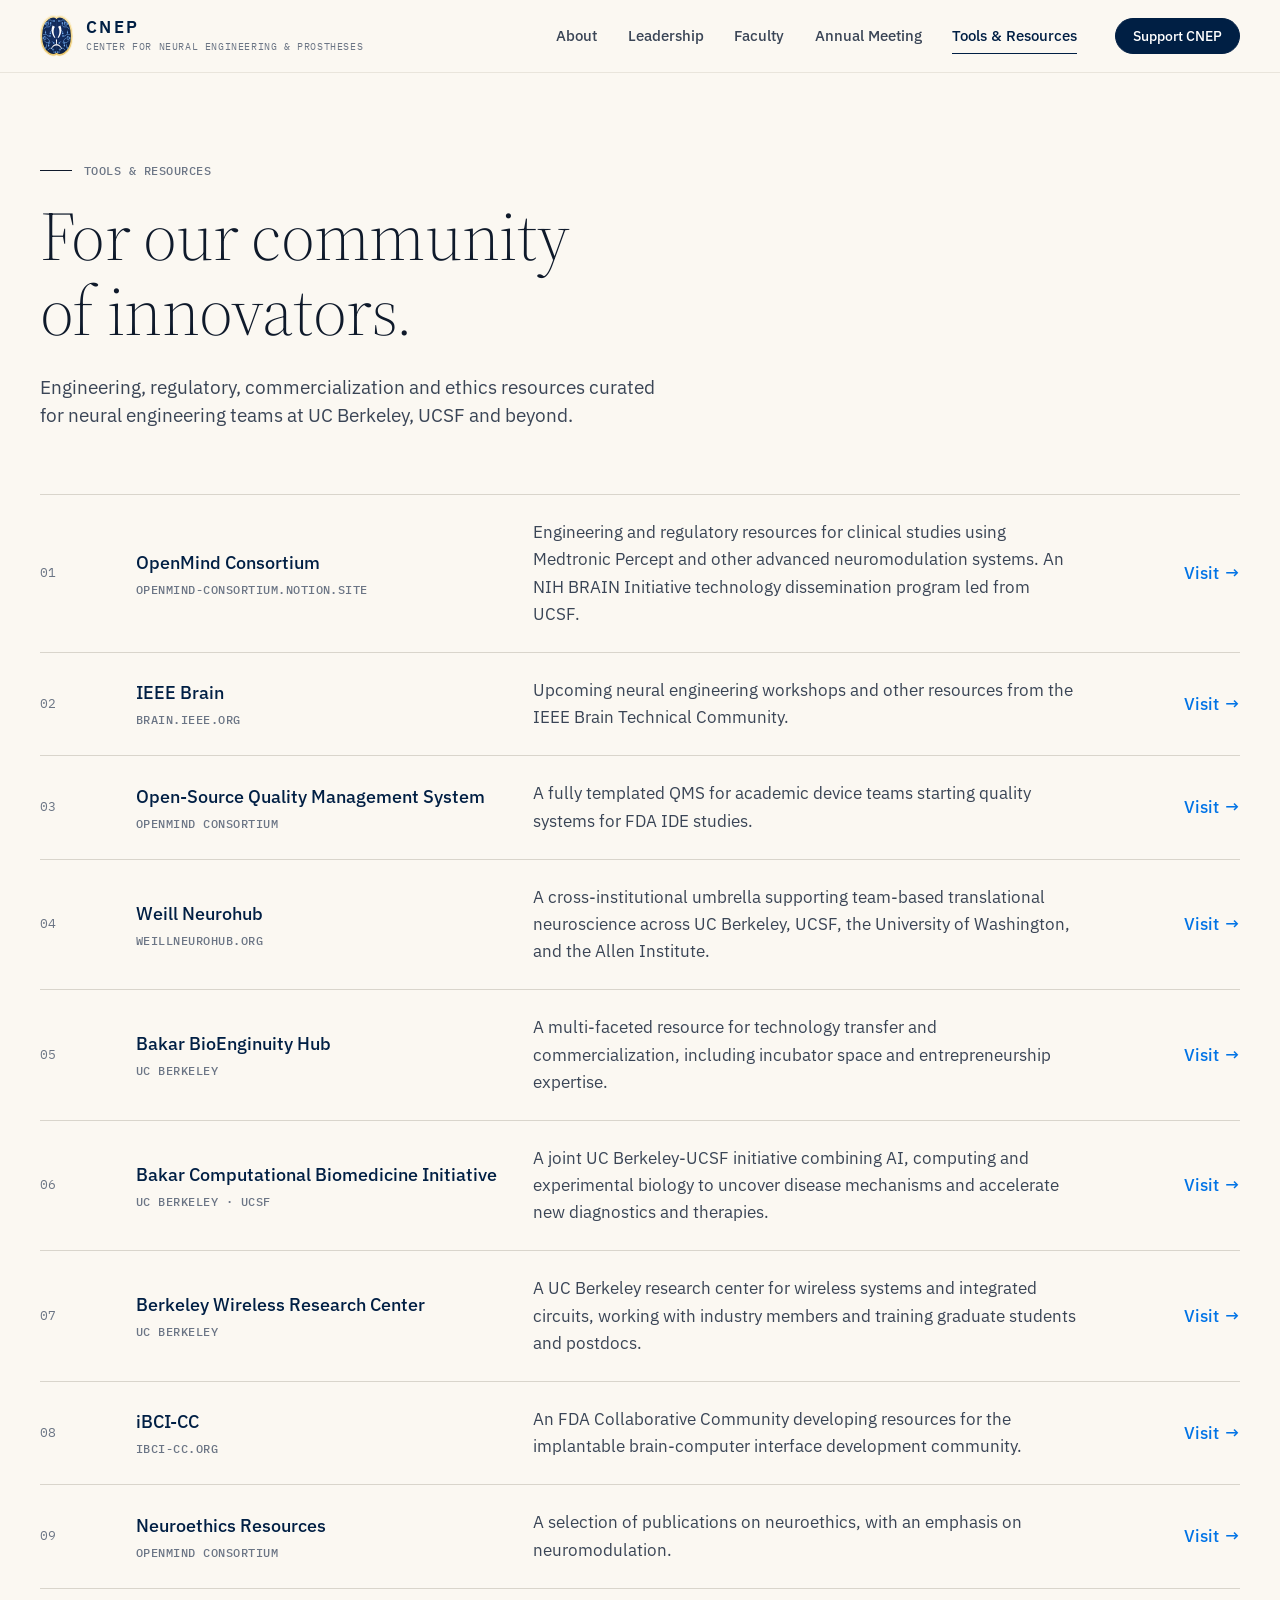
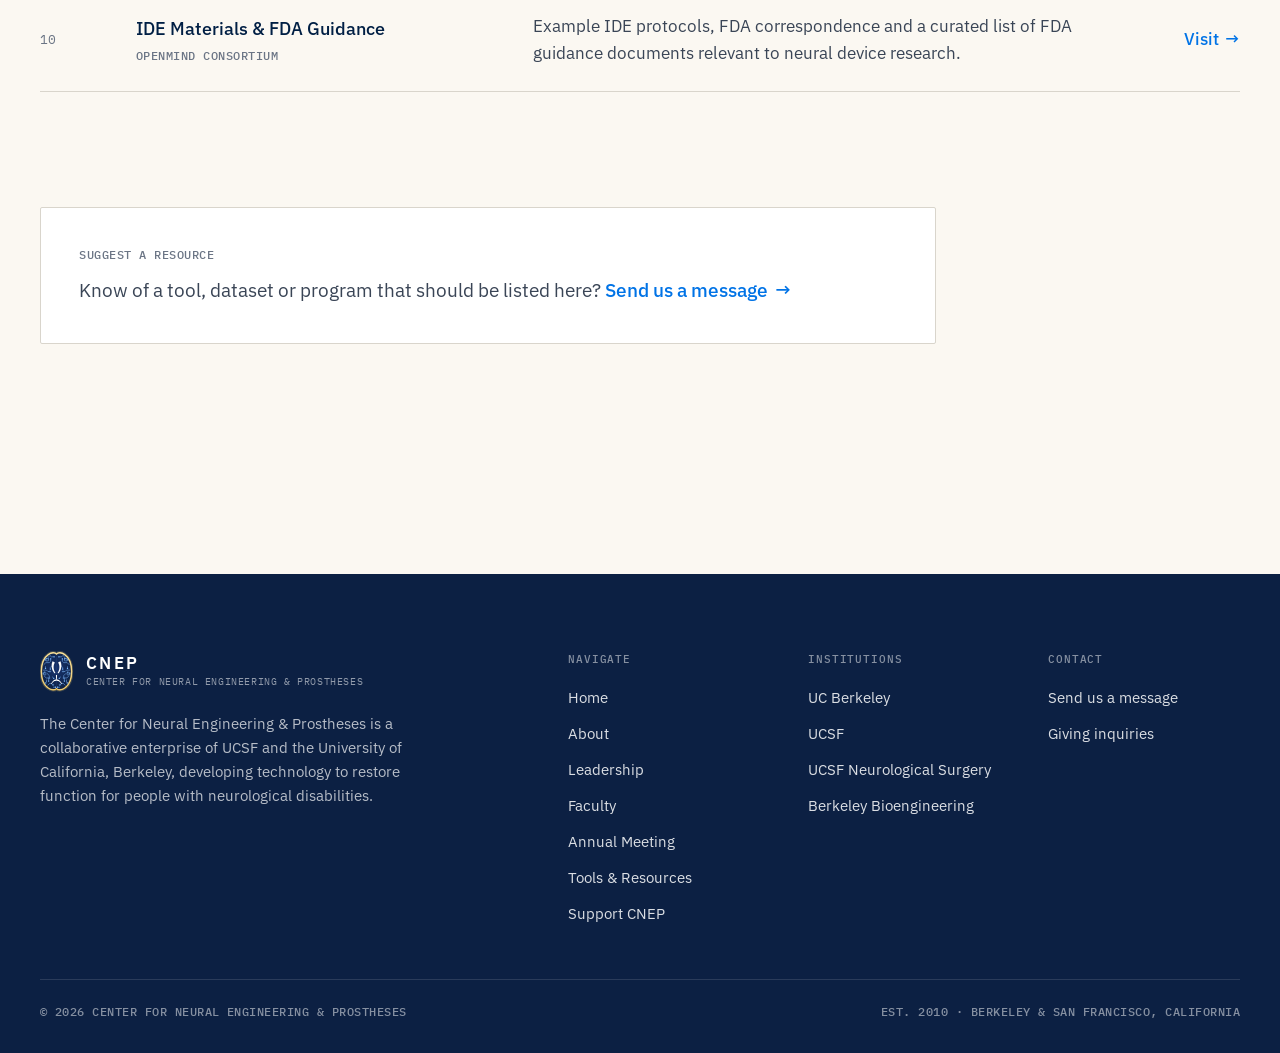
<file: resources.html>
<!doctype html>
<html lang="en">
<head>
<meta charset="utf-8">
<meta name="viewport" content="width=device-width, initial-scale=1">
<title>Tools &amp; Resources — CNEP</title>
<meta name="description" content="Engineering, regulatory and commercialization resources for the CNEP community.">
<meta property="og:title" content="Tools &amp; Resources — CNEP">
<meta property="og:description" content="Engineering, regulatory and commercialization resources for the CNEP community.">
<meta property="og:type" content="website">
<link rel="canonical" href="https://www.uc-cnep.org/resources.html">
<meta property="og:image" content="https://www.uc-cnep.org/assets/brand/cnep-social.png">
<meta property="og:image:width" content="1200">
<meta property="og:image:height" content="630">
<meta name="twitter:card" content="summary_large_image">
<link rel="icon" href="assets/brand/favicon.svg" type="image/svg+xml">
<link rel="apple-touch-icon" href="assets/brand/apple-touch-icon.png">
<meta name="theme-color" content="#fbf8f2">
<link rel="preconnect" href="https://fonts.googleapis.com">
<link rel="preconnect" href="https://fonts.gstatic.com" crossorigin>
<link href="https://fonts.googleapis.com/css2?family=IBM+Plex+Mono:wght@400;500&family=IBM+Plex+Sans:wght@400;500;600&family=Source+Serif+4:opsz,wght@8..60,300;8..60,400&display=swap" rel="stylesheet">
<link rel="stylesheet" href="css/style.css">
</head>
<body>
<a class="skip" href="#main">Skip to content</a>
<header class="header">
  <div class="container">
    <a class="brand " href="index.html" aria-label="CNEP home"><img class="brand__mark" src="assets/brand/cnep-mark.svg" alt="" width="96" height="120">
<span class="brand__text"><span class="brand__name">CNEP</span><span class="brand__sub">Center for Neural Engineering &amp; Prostheses</span></span></a>
    <nav class="nav" aria-label="Primary"><a href="about.html">About</a><a href="leadership.html">Leadership</a><a href="faculty.html">Faculty</a><a href="annual-meeting.html">Annual Meeting</a><a href="resources.html" aria-current="page">Tools & Resources</a><a class="btn btn--solid" href="donate.html">Support CNEP</a></nav>
    <button class="menu-btn" aria-expanded="false" aria-controls="mobile-nav" aria-label="Toggle menu"><span></span><span></span><span></span></button>
  </div>
  <nav class="mobile-nav" id="mobile-nav" aria-label="Mobile"><a href="about.html">About</a><a href="leadership.html">Leadership</a><a href="faculty.html">Faculty</a><a href="annual-meeting.html">Annual Meeting</a><a href="resources.html" aria-current="page">Tools & Resources</a><a href="donate.html">Support CNEP</a></nav>
</header>
<main id="main">
<section class="page-head container"><div class="eyebrow mono">Tools &amp; resources</div><h1 class="display">For our community of innovators.</h1><p class="lede">Engineering, regulatory, commercialization and ethics resources curated for neural engineering teams at UC Berkeley, UCSF and beyond.</p></section>
<section class="container"><div class="rlist"><a class="rrow reveal" href="https://openmind-consortium.notion.site/Welcome-f9421eec768240f9914478939a0ed6c4" rel="noopener"><div class="rrow__n">01</div><div><div class="rrow__t">OpenMind Consortium</div><span class="mono rrow__o">openmind-consortium.notion.site</span></div><div class="rrow__d">Engineering and regulatory resources for clinical studies using Medtronic Percept and other advanced neuromodulation systems. An NIH BRAIN Initiative technology dissemination program led from UCSF.</div><span class="link rrow__l">Visit <span class="arr" aria-hidden="true">&rarr;</span></span></a><a class="rrow reveal" href="https://brain.ieee.org/" rel="noopener"><div class="rrow__n">02</div><div><div class="rrow__t">IEEE Brain</div><span class="mono rrow__o">brain.ieee.org</span></div><div class="rrow__d">Upcoming neural engineering workshops and other resources from the IEEE Brain Technical Community.</div><span class="link rrow__l">Visit <span class="arr" aria-hidden="true">&rarr;</span></span></a><a class="rrow reveal" href="https://openmind-consortium.notion.site/895f8140b6b64f7bb78e4b9442ea62d7" rel="noopener"><div class="rrow__n">03</div><div><div class="rrow__t">Open-Source Quality Management System</div><span class="mono rrow__o">OpenMind Consortium</span></div><div class="rrow__d">A fully templated QMS for academic device teams starting quality systems for FDA IDE studies.</div><span class="link rrow__l">Visit <span class="arr" aria-hidden="true">&rarr;</span></span></a><a class="rrow reveal" href="https://www.weillneurohub.org/" rel="noopener"><div class="rrow__n">04</div><div><div class="rrow__t">Weill Neurohub</div><span class="mono rrow__o">weillneurohub.org</span></div><div class="rrow__d">A cross-institutional umbrella supporting team-based translational neuroscience across UC Berkeley, UCSF, the University of Washington, and the Allen Institute.</div><span class="link rrow__l">Visit <span class="arr" aria-hidden="true">&rarr;</span></span></a><a class="rrow reveal" href="https://bio.bakarlabs.org/campus-programs/" rel="noopener"><div class="rrow__n">05</div><div><div class="rrow__t">Bakar BioEnginuity Hub</div><span class="mono rrow__o">UC Berkeley</span></div><div class="rrow__d">A multi-faceted resource for technology transfer and commercialization, including incubator space and entrepreneurship expertise.</div><span class="link rrow__l">Visit <span class="arr" aria-hidden="true">&rarr;</span></span></a><a class="rrow reveal" href="https://bcbi.berkeley.edu/" rel="noopener"><div class="rrow__n">06</div><div><div class="rrow__t">Bakar Computational Biomedicine Initiative</div><span class="mono rrow__o">UC Berkeley &middot; UCSF</span></div><div class="rrow__d">A joint UC Berkeley-UCSF initiative combining AI, computing and experimental biology to uncover disease mechanisms and accelerate new diagnostics and therapies.</div><span class="link rrow__l">Visit <span class="arr" aria-hidden="true">&rarr;</span></span></a><a class="rrow reveal" href="https://bwrc.berkeley.edu/" rel="noopener"><div class="rrow__n">07</div><div><div class="rrow__t">Berkeley Wireless Research Center</div><span class="mono rrow__o">UC Berkeley</span></div><div class="rrow__d">A UC Berkeley research center for wireless systems and integrated circuits, working with industry members and training graduate students and postdocs.</div><span class="link rrow__l">Visit <span class="arr" aria-hidden="true">&rarr;</span></span></a><a class="rrow reveal" href="https://www.ibci-cc.org/" rel="noopener"><div class="rrow__n">08</div><div><div class="rrow__t">iBCI-CC</div><span class="mono rrow__o">ibci-cc.org</span></div><div class="rrow__d">An FDA Collaborative Community developing resources for the implantable brain-computer interface development community.</div><span class="link rrow__l">Visit <span class="arr" aria-hidden="true">&rarr;</span></span></a><a class="rrow reveal" href="https://openmind-consortium.notion.site/00e98e6f57d041aaa6f62937ddbabd27" rel="noopener"><div class="rrow__n">09</div><div><div class="rrow__t">Neuroethics Resources</div><span class="mono rrow__o">OpenMind Consortium</span></div><div class="rrow__d">A selection of publications on neuroethics, with an emphasis on neuromodulation.</div><span class="link rrow__l">Visit <span class="arr" aria-hidden="true">&rarr;</span></span></a><a class="rrow reveal" href="https://openmind-consortium.notion.site/07426baee3b94c46a6c2a96518f80c6b" rel="noopener"><div class="rrow__n">10</div><div><div class="rrow__t">IDE Materials &amp; FDA Guidance</div><span class="mono rrow__o">OpenMind Consortium</span></div><div class="rrow__d">Example IDE protocols, FDA correspondence and a curated list of FDA guidance documents relevant to neural device research.</div><span class="link rrow__l">Visit <span class="arr" aria-hidden="true">&rarr;</span></span></a></div></section>
<section class="container section">
  <div class="contact-card measure-wide">
    <div class="mono" style="margin-bottom:.75rem">Suggest a resource</div>
    <p class="lede">Know of a tool, dataset or program that should be listed here? <a class="link" href="donate.html#inquiry">Send us a message <span class="arr" aria-hidden="true">&rarr;</span></a></p>
  </div>
</section>

</main>
<footer class="footer">
  <div class="container">
    <div class="footer__top">
      <div><a class="brand " href="index.html" aria-label="CNEP home"><img class="brand__mark" src="assets/brand/cnep-mark.svg" alt="" width="96" height="120">
<span class="brand__text"><span class="brand__name">CNEP</span><span class="brand__sub">Center for Neural Engineering &amp; Prostheses</span></span></a><p class="footer__desc">The Center for Neural Engineering & Prostheses is a collaborative enterprise of UCSF and the University of California, Berkeley, developing technology to restore function for people with neurological disabilities.</p></div>
      <div><h4>Navigate</h4><ul><li><a href="index.html">Home</a></li><li><a href="about.html">About</a></li><li><a href="leadership.html">Leadership</a></li><li><a href="faculty.html">Faculty</a></li><li><a href="annual-meeting.html">Annual Meeting</a></li><li><a href="resources.html">Tools & Resources</a></li><li><a href="donate.html">Support CNEP</a></li></ul></div>
      <div><h4>Institutions</h4><ul>
        <li><a href="https://www.berkeley.edu" rel="noopener">UC Berkeley</a></li>
        <li><a href="https://www.ucsf.edu" rel="noopener">UCSF</a></li>
        <li><a href="https://neurosurgery.ucsf.edu" rel="noopener">UCSF Neurological Surgery</a></li>
        <li><a href="https://bioeng.berkeley.edu" rel="noopener">Berkeley Bioengineering</a></li>
      </ul></div>
      <div><h4>Contact</h4><ul>
        <li><a href="donate.html#inquiry">Send us a message</a></li>
        <li><a href="donate.html">Giving inquiries</a></li>
      </ul></div>
    </div>
    <div class="footer__bottom">
      <span class="mono">&copy; 2026 Center for Neural Engineering & Prostheses</span>
      <span class="mono">Est. 2010 &middot; Berkeley &amp; San Francisco, California</span>
    </div>
  </div>
</footer>
<script src="js/main.js"></script>
</body>
</html>
</file>
<file: css/style.css>
/* CNEP — Center for Neural Engineering & Prostheses
   Design system: warm off-white ground, deep navy, electric blue accent,
   light serif display type, Plex Sans body, Plex Mono metadata. */

:root{
  --ground:#fbf8f2;        /* warm off-white page background */
  --arctic:#f7f9fb;        /* cool panel background */
  --paper:#ffffff;
  --navy:#001f44;
  --night:#0c2043;
  --ink:#0f1a2b;
  --ink-2:#3a4556;
  --ink-3:#6b7585;
  --rule:#d9d5cc;
  --rule-soft:#e9e5dc;
  --blue:#0073e6;
  --blue-dark:#005bb8;
  --gold:#ffd74b;
  --olive-light:#eff3ef;
  --olive:#aec3b0;
  --olive-dark:#455e48;

  --serif:"Source Serif 4","Tiempos Headline",Georgia,"Times New Roman",serif;
  --sans:"IBM Plex Sans",-apple-system,BlinkMacSystemFont,"Segoe UI",Helvetica,Arial,sans-serif;
  --mono:"IBM Plex Mono",ui-monospace,SFMono-Regular,Menlo,Consolas,monospace;

  --container:86.875rem;
  --pad:clamp(1rem,4vw,2.5rem);
  --section:clamp(4rem,9vw,8rem);
  --radius:2px;
}

*,*::before,*::after{box-sizing:border-box}
html{scroll-behavior:smooth;-webkit-text-size-adjust:100%}
body{
  margin:0;background:var(--ground);color:var(--ink);
  font-family:var(--sans);font-size:1.0625rem;line-height:1.6;
  font-feature-settings:"kern","liga";
  -webkit-font-smoothing:antialiased;-moz-osx-font-smoothing:grayscale;
}
img{display:block;max-width:100%;height:auto}
a{color:inherit;text-decoration:none}
p{margin:0 0 1.1em}
p:last-child{margin-bottom:0}
h1,h2,h3,h4{margin:0;font-weight:300;letter-spacing:0}
.skip{position:absolute;left:-999px;top:0;background:var(--navy);color:#fff;padding:.5rem 1rem;z-index:100}
.skip:focus{left:1rem;top:1rem}

/* ---------- type scale ---------- */
.display{font-family:var(--serif);font-weight:300;line-height:1.08;font-size:clamp(2.5rem,5.4vw,4.5rem);letter-spacing:-.01em}
.h2{font-family:var(--serif);font-weight:300;line-height:1.12;font-size:clamp(2rem,3.6vw,3rem);letter-spacing:-.005em}
.h3{font-family:var(--serif);font-weight:400;line-height:1.25;font-size:clamp(1.375rem,2vw,1.75rem)}
.h4{font-family:var(--sans);font-weight:500;line-height:1.35;font-size:1.125rem}
.lede{font-size:clamp(1.125rem,1.5vw,1.375rem);line-height:1.5;color:var(--ink-2);font-weight:400}
.mono{font-family:var(--mono);font-size:.75rem;line-height:1.4;letter-spacing:.04em;text-transform:uppercase;font-weight:500;color:var(--ink-3)}
.mono--dark{color:var(--ink)}
.eyebrow{display:flex;align-items:center;gap:.75rem;margin-bottom:1.25rem}
.eyebrow::before{content:"";width:2rem;height:1px;background:var(--ink)}
.muted{color:var(--ink-3)}
.small{font-size:.9375rem}

/* ---------- layout ---------- */
.container{width:100%;max-width:var(--container);margin:0 auto;padding-left:var(--pad);padding-right:var(--pad)}
.section{padding-top:var(--section);padding-bottom:var(--section)}
.section--tight{padding-top:calc(var(--section)*.6);padding-bottom:calc(var(--section)*.6)}
.section--rule{border-top:1px solid var(--rule)}
.section-head{display:grid;grid-template-columns:1fr;gap:1.5rem;margin-bottom:clamp(2rem,4vw,3.5rem);align-items:end}
@media(min-width:900px){.section-head{grid-template-columns:minmax(0,7fr) minmax(0,5fr)}}
.section-head .lede{max-width:34rem}
.section-head .aside{justify-self:start}
@media(min-width:900px){.section-head .aside{justify-self:end}}
.grid{display:grid;gap:clamp(1.25rem,2.5vw,2.5rem)}
.grid-2{grid-template-columns:1fr}
.grid-3{grid-template-columns:1fr}
.grid-4{grid-template-columns:1fr 1fr}
@media(min-width:700px){.grid-2{grid-template-columns:1fr 1fr}.grid-3{grid-template-columns:1fr 1fr}}
@media(min-width:1000px){.grid-3{grid-template-columns:repeat(3,1fr)}.grid-4{grid-template-columns:repeat(4,1fr)}}
.measure{max-width:42rem}
.measure-wide{max-width:56rem}

/* ---------- links & buttons ---------- */
.link{color:var(--blue);font-weight:500;display:inline-flex;align-items:center;gap:.4rem;transition:color .2s}
.link:hover{color:var(--navy)}
.link .arr{display:inline-block;transition:transform .25s cubic-bezier(.215,.61,.355,1)}
.link:hover .arr{transform:translateX(4px)}
.btn{
  display:inline-flex;align-items:center;gap:.6rem;
  font-family:var(--sans);font-weight:500;font-size:.9375rem;line-height:1;
  padding:.95rem 1.4rem;border-radius:999px;border:1px solid var(--navy);
  color:var(--navy);background:transparent;cursor:pointer;
  transition:background .2s,color .2s,border-color .2s,transform .2s;
}
.btn:hover{background:var(--navy);color:#fff}
.btn--solid{background:var(--navy);color:#fff}
.btn--solid:hover{background:var(--blue);border-color:var(--blue)}
.btn--light{border-color:rgba(255,255,255,.6);color:#fff}
.btn--light:hover{background:#fff;color:var(--navy);border-color:#fff}
.btn--light-solid{background:#fff;color:var(--navy);border-color:#fff}
.btn--light-solid:hover{background:var(--gold);border-color:var(--gold);color:var(--navy)}
.btn .arr{transition:transform .25s cubic-bezier(.215,.61,.355,1)}
.btn:hover .arr{transform:translateX(3px)}
.btn-row{display:flex;flex-wrap:wrap;gap:.75rem;margin-top:2rem}

/* ---------- header ---------- */
.header{
  position:sticky;top:0;z-index:50;background:rgba(251,248,242,.9);
  backdrop-filter:saturate(1.2) blur(10px);-webkit-backdrop-filter:saturate(1.2) blur(10px);
  border-bottom:1px solid var(--rule-soft);
}
.header .container{display:flex;align-items:center;justify-content:space-between;gap:2rem;height:4.5rem}
.brand{display:flex;align-items:center;gap:.8rem;min-width:0}
.brand__mark{width:auto;height:2.6rem;flex:none}
.brand__text{display:flex;flex-direction:column;line-height:1.05}
.brand__name{font-family:var(--sans);font-weight:600;font-size:1.0625rem;letter-spacing:.14em;color:var(--navy)}
.brand__sub{font-family:var(--mono);font-size:.625rem;letter-spacing:.06em;text-transform:uppercase;color:var(--ink-3);margin-top:.25rem;line-height:1.25;white-space:nowrap}
@media(max-width:520px){.brand__sub{white-space:normal;max-width:13rem;font-size:.5625rem}}
.nav{display:none;align-items:center;gap:1.9rem;white-space:nowrap}
.nav a{font-size:.9375rem;font-weight:500;color:var(--ink-2);position:relative;padding:.35rem 0;transition:color .2s}
.nav a::after{content:"";position:absolute;left:0;right:100%;bottom:0;height:1px;background:var(--navy);transition:right .25s cubic-bezier(.215,.61,.355,1)}
.nav a:hover,.nav a[aria-current="page"]{color:var(--navy)}
.nav a:hover::after,.nav a[aria-current="page"]::after{right:0}
.nav .btn{padding:.6rem 1.05rem;font-size:.875rem;margin-left:.5rem}
.nav .btn::after{display:none}
.nav a.btn--solid,.nav a.btn--solid[aria-current="page"]{color:#fff;background:var(--navy);border-color:var(--navy)}
.nav a.btn--solid:hover{background:var(--blue);border-color:var(--blue);color:#fff}
.menu-btn{display:inline-flex;flex-direction:column;justify-content:center;gap:5px;width:2.5rem;height:2.5rem;border:0;background:transparent;cursor:pointer;padding:.5rem}
.menu-btn span{display:block;height:1.5px;background:var(--navy);transition:transform .25s,opacity .2s}
.menu-btn[aria-expanded="true"] span:nth-child(1){transform:translateY(6.5px) rotate(45deg)}
.menu-btn[aria-expanded="true"] span:nth-child(2){opacity:0}
.menu-btn[aria-expanded="true"] span:nth-child(3){transform:translateY(-6.5px) rotate(-45deg)}
@media(min-width:1000px){.nav{display:flex}.menu-btn{display:none}}
.mobile-nav{display:none;border-top:1px solid var(--rule-soft);background:var(--ground)}
.mobile-nav.is-open{display:block}
.mobile-nav a{display:block;padding:1rem var(--pad);font-size:1.125rem;font-weight:500;border-bottom:1px solid var(--rule-soft);color:var(--navy)}
.mobile-nav a[aria-current="page"]{color:var(--blue)}
@media(min-width:1000px){.mobile-nav{display:none!important}}

/* ---------- hero (home) ---------- */
.hero{padding-top:clamp(3.5rem,8vw,7rem);padding-bottom:clamp(3rem,6vw,5rem)}
.hero__grid{display:grid;gap:2.5rem;align-items:end}
@media(min-width:1000px){.hero__grid{grid-template-columns:minmax(0,8fr) minmax(0,4fr)}}
.hero .display{max-width:20ch}
.hero__aside{color:var(--ink-2);max-width:26rem}
.hero__aside p{font-size:1.0625rem}
.hero-media{margin-top:clamp(2.5rem,5vw,4rem)}
.hero-media figure{margin:0}
.hero-media .frame{aspect-ratio:16/8.2;overflow:hidden;background:var(--arctic);border-radius:var(--radius)}
.hero-media img{width:100%;height:100%;object-fit:cover;object-position:center 35%}
.hero-media figcaption{display:flex;justify-content:space-between;gap:1rem;padding-top:.75rem;flex-wrap:wrap}

/* stats */
.stats{display:grid;grid-template-columns:1fr 1fr;border-top:1px solid var(--rule);border-bottom:1px solid var(--rule)}
@media(min-width:800px){.stats{grid-template-columns:repeat(4,1fr)}}
.stat{padding:2.25rem 1.25rem 2.25rem 0;border-right:1px solid var(--rule-soft)}
.stat:last-child{border-right:0}
@media(max-width:799px){.stat:nth-child(2){border-right:0}.stat:nth-child(-n+2){border-bottom:1px solid var(--rule-soft)}}
.stat:not(:first-child){padding-left:1.25rem}
@media(max-width:799px){.stat:nth-child(3){padding-left:0}}
.stat__k{margin-bottom:1.1rem}
.stat__n{font-family:var(--serif);font-weight:300;font-size:clamp(2.75rem,4.6vw,4rem);line-height:1;color:var(--navy);font-variant-numeric:lining-nums proportional-nums;letter-spacing:-.01em}
.stat__n{min-height:clamp(2.75rem,4.6vw,4rem);display:flex;align-items:flex-end}
.stat__n--text{font-size:clamp(1.375rem,2.05vw,1.8rem);line-height:1.12;display:block}
.stat__amp{font-style:italic;color:var(--blue)}
.stat__plus{font-size:.55em;vertical-align:.45em;margin-left:.05em;color:var(--blue)}
.stat__s{margin-top:.8rem;font-size:.9375rem;color:var(--ink-3);line-height:1.4;max-width:16rem}

/* ---------- numbered cards (focus areas) ---------- */
.focus{border-top:1px solid var(--rule)}
.focus__item{padding:1.75rem 0 2rem;border-bottom:1px solid var(--rule);display:grid;gap:1rem}
@media(min-width:900px){.focus__item{grid-template-columns:5rem minmax(0,5fr) minmax(0,7fr);gap:2rem;align-items:start}}
.focus__n{font-family:var(--mono);font-size:.8125rem;color:var(--ink-3);padding-top:.35rem}
.focus__t{font-family:var(--serif);font-weight:400;font-size:clamp(1.5rem,2.2vw,1.875rem);line-height:1.2;color:var(--navy)}
.focus__d{color:var(--ink-2)}

/* ---------- people ---------- */
.person{display:grid;gap:1rem}
.person__photo{aspect-ratio:1/1;overflow:hidden;background:var(--arctic);border-radius:var(--radius);position:relative}
.person__photo img{width:100%;height:100%;object-fit:cover;filter:saturate(.92);transition:transform .6s cubic-bezier(.215,.61,.355,1)}
.person:hover .person__photo img{transform:scale(1.03)}
.person__name{font-family:var(--sans);font-weight:500;font-size:1.0625rem;line-height:1.3;color:var(--ink)}
.person__meta{margin-top:.3rem}
.person__link{margin-top:.5rem}
.person--lg .person__photo{aspect-ratio:4/5}

.leader{display:grid;gap:1.5rem;padding:clamp(2rem,4vw,3.5rem) 0;border-top:1px solid var(--rule)}
@media(min-width:900px){.leader{grid-template-columns:minmax(0,4fr) minmax(0,8fr);gap:3rem}}
.leader .person__photo{aspect-ratio:4/5;max-width:26rem}
.leader__bio p{color:var(--ink-2)}
.leader__bio p:first-of-type{color:var(--ink)}
.leader__name{font-family:var(--serif);font-weight:400;font-size:clamp(1.75rem,2.6vw,2.25rem);line-height:1.15;color:var(--navy)}

.faculty-group{padding-top:clamp(2.5rem,4vw,3.5rem)}
.faculty-group__head{display:flex;align-items:baseline;justify-content:space-between;gap:1rem;padding-bottom:1rem;border-bottom:1px solid var(--rule);margin-bottom:clamp(1.5rem,3vw,2.5rem)}
.faculty-grid .person__photo{aspect-ratio:4/5}
.faculty-grid{display:grid;grid-template-columns:repeat(2,1fr);gap:clamp(1rem,2.5vw,2rem) clamp(1rem,2vw,1.5rem)}
@media(min-width:640px){.faculty-grid{grid-template-columns:repeat(3,1fr)}}
@media(min-width:900px){.faculty-grid{grid-template-columns:repeat(4,1fr)}}
@media(min-width:1200px){.faculty-grid{grid-template-columns:repeat(5,1fr)}}
.avatar-strip{display:grid;grid-template-columns:repeat(4,1fr);gap:.5rem}
@media(min-width:700px){.avatar-strip{grid-template-columns:repeat(8,1fr)}}
.avatar-strip div{aspect-ratio:1/1;overflow:hidden;background:var(--arctic);border-radius:var(--radius)}
.avatar-strip img{width:100%;height:100%;object-fit:cover;filter:saturate(.9)}

/* ---------- feature split ---------- */
.split{display:grid;gap:2rem;align-items:center}
@media(min-width:900px){.split{grid-template-columns:minmax(0,6fr) minmax(0,6fr);gap:clamp(2rem,5vw,5rem)}}
.split--rev > :first-child{order:2}
@media(min-width:900px){.split--rev > :first-child{order:0}}
.frame{overflow:hidden;border-radius:var(--radius);background:var(--arctic)}
.frame img{width:100%;height:100%;object-fit:cover}
.collage{display:grid;grid-template-columns:repeat(3,1fr);grid-auto-rows:1fr;gap:.5rem}
.collage .frame{aspect-ratio:1/1}
.collage .frame:first-child{grid-column:span 2;grid-row:span 2;aspect-ratio:auto}

/* ---------- resource list ---------- */
.rlist{border-top:1px solid var(--rule)}
.rrow{display:grid;grid-template-columns:3rem 1fr;gap:1rem;padding:1.5rem 0;border-bottom:1px solid var(--rule);align-items:start;position:relative;transition:background .2s}
@media(min-width:900px){.rrow{grid-template-columns:4rem minmax(0,4fr) minmax(0,6fr) 8rem;gap:2rem;align-items:center}}
.rrow__n{font-family:var(--mono);font-size:.8125rem;color:var(--ink-3)}
.rrow__t{font-family:var(--sans);font-weight:500;font-size:1.125rem;color:var(--navy)}
.rrow__o{display:block;margin-top:.25rem}
.rrow__d{color:var(--ink-2);grid-column:2}
@media(min-width:900px){.rrow__d{grid-column:auto}}
.rrow__l{grid-column:2;justify-self:start}
@media(min-width:900px){.rrow__l{grid-column:auto;justify-self:end}}
.rrow:hover .rrow__t{color:var(--blue)}

/* ---------- gallery ---------- */
.gallery{display:grid;grid-template-columns:repeat(2,1fr);gap:.6rem}
@media(min-width:800px){.gallery{grid-template-columns:repeat(4,1fr)}}
.gallery .frame{aspect-ratio:4/3}
.gallery .frame.wide{grid-column:span 2}
.gallery .frame img{transition:transform .6s cubic-bezier(.215,.61,.355,1)}
.gallery .frame:hover img{transform:scale(1.03)}

/* ---------- page header ---------- */
.page-head{padding-top:clamp(3rem,7vw,6rem);padding-bottom:clamp(2.5rem,5vw,4rem)}
.page-head .display{max-width:18ch}
.page-head .lede{margin-top:1.5rem;max-width:40rem}
.page-head__grid{display:grid;gap:2rem;align-items:end}
@media(min-width:1000px){.page-head__grid{grid-template-columns:minmax(0,7fr) minmax(0,5fr)}}

/* ---------- panels ---------- */
.panel{background:var(--arctic);border-radius:var(--radius)}
.band{background:var(--navy);color:#fff}
.band .h2{color:#fff}
.band .mono{color:rgba(255,255,255,.6)}
.band .lede{color:rgba(255,255,255,.78)}
.band .eyebrow::before{background:var(--gold)}
.band--olive{background:var(--olive-light);color:var(--ink)}
.band--olive .h2{color:var(--olive-dark)}
.band--olive .lede{color:var(--ink-2)}
.band--olive .eyebrow::before{background:var(--olive-dark)}
.cta{display:grid;gap:2rem;align-items:center}
@media(min-width:900px){.cta{grid-template-columns:minmax(0,7fr) minmax(0,5fr)}.cta .btn-row{justify-content:flex-end;margin-top:0}}

.contact-card{border:1px solid var(--rule);padding:clamp(1.5rem,3vw,2.5rem);border-radius:var(--radius);background:var(--paper)}
.contact-card .big{font-family:var(--serif);font-size:clamp(1.25rem,2vw,1.625rem);font-weight:400;color:var(--navy);word-break:break-word}

blockquote{margin:0;padding-left:1.5rem;border-left:2px solid var(--gold);font-family:var(--serif);font-size:clamp(1.25rem,2vw,1.625rem);line-height:1.4;font-weight:300;color:var(--navy)}

/* ---------- footer ---------- */
.footer{background:var(--night);color:rgba(255,255,255,.82);margin-top:var(--section)}
.footer a{transition:color .2s}
.footer a:hover{color:var(--gold)}
.footer__top{display:grid;gap:2.5rem;padding:clamp(3rem,6vw,5rem) 0 clamp(2.5rem,4vw,3.5rem)}
@media(min-width:900px){.footer__top{grid-template-columns:minmax(0,5fr) repeat(3,minmax(0,2fr));gap:3rem}}
.footer .brand__name{color:#fff}
.footer .brand__sub{color:rgba(255,255,255,.55)}
.footer__desc{margin-top:1.25rem;max-width:26rem;color:rgba(255,255,255,.7);font-size:.9375rem}
.footer h4{font-family:var(--mono);font-size:.6875rem;letter-spacing:.08em;text-transform:uppercase;font-weight:500;color:rgba(255,255,255,.5);margin-bottom:1rem}
.footer ul{list-style:none;margin:0;padding:0;display:grid;gap:.55rem}
.footer li a{font-size:.9375rem;color:rgba(255,255,255,.85)}
.footer__bottom{border-top:1px solid rgba(255,255,255,.12);padding:1.5rem 0 2rem;display:flex;flex-wrap:wrap;gap:1rem;justify-content:space-between;align-items:center}
.footer__bottom .mono{color:rgba(255,255,255,.5)}

/* ---------- motion ---------- */
.reveal{opacity:0;transform:translateY(14px);transition:opacity .7s cubic-bezier(.215,.61,.355,1),transform .7s cubic-bezier(.215,.61,.355,1)}
.reveal.in{opacity:1;transform:none}
@media(prefers-reduced-motion:reduce){
  *{animation:none!important;transition:none!important;scroll-behavior:auto!important}
  .reveal{opacity:1;transform:none}
}
@media print{.header,.footer,.mobile-nav,.menu-btn{display:none}body{background:#fff}}

/* olive band overrides (must follow .band rules) */
.band--olive .mono{color:var(--olive-dark)}
.band--olive .btn{border-color:var(--olive-dark);color:var(--olive-dark)}
.band--olive .btn:hover{background:var(--olive-dark);color:#fff}

/* gallery: wide tiles keep row height so the grid packs without holes */
.gallery{grid-auto-flow:dense}
.gallery .frame.wide{aspect-ratio:8/3}

/* ---------- inquiry form ---------- */
.inquiry{border:1px solid var(--rule);background:var(--paper);padding:clamp(1.5rem,3vw,2.5rem);border-radius:var(--radius)}
.iform{margin-top:1.75rem;display:grid;gap:1.25rem;position:relative}
.iform__row{display:grid;gap:1.25rem}
@media(min-width:640px){.iform__row{grid-template-columns:1fr 1fr}}
.ifield{display:grid;gap:.5rem}
.ifield .mono{display:flex;justify-content:space-between}
.ifield em{font-style:normal;text-transform:none;letter-spacing:0;color:var(--ink-3);font-weight:400}
.ifield input,.ifield select,.ifield textarea{
  font:inherit;font-size:1rem;color:var(--ink);background:var(--ground);
  border:0;border-bottom:1px solid var(--rule);border-radius:0;padding:.75rem .25rem;width:100%;
  transition:border-color .2s,background .2s;appearance:none;-webkit-appearance:none}
.ifield select{background-image:linear-gradient(45deg,transparent 50%,var(--ink-3) 50%),linear-gradient(135deg,var(--ink-3) 50%,transparent 50%);background-position:calc(100% - 14px) 50%,calc(100% - 9px) 50%;background-size:5px 5px;background-repeat:no-repeat;padding-right:2rem}
.ifield textarea{resize:vertical;min-height:8rem;line-height:1.5}
.ifield input:focus,.ifield select:focus,.ifield textarea:focus{outline:none;border-bottom-color:var(--blue);background:#fff}
.ifield input:user-invalid,.ifield textarea:user-invalid{border-bottom-color:#b42318}
.iform__foot{display:flex;flex-wrap:wrap;align-items:center;gap:1rem;margin-top:.5rem}
.iform.is-sent .iform__foot .btn{display:none}
.iform.is-sent .iform__status{color:var(--olive-dark);font-weight:500}

/* donate: form alongside the heading */
.page-head__grid--form{align-items:start}
@media(min-width:1000px){.page-head__grid--form{grid-template-columns:minmax(0,6fr) minmax(0,6fr);gap:clamp(2rem,5vw,5rem)}}
.page-head__grid--form .inquiry{margin-top:.5rem}

/* ---------- hero graphic ---------- */
.frame--neuro{aspect-ratio:16/7.6;background:var(--navy)}
.frame--neuro svg{width:100%;height:100%;display:block}
.frame--neuro svg text{font-family:var(--mono)}

/* ---------- compact leadership cards (home) ---------- */
.leader-card{display:grid;grid-template-columns:7.5rem 1fr;gap:1.25rem;align-items:start}
@media(min-width:700px){.leader-card{grid-template-columns:9.5rem 1fr;gap:1.5rem}}
.leader-card .person__photo{aspect-ratio:4/5;overflow:hidden;background:var(--arctic);border-radius:var(--radius)}
.leader-card .person__photo img{width:100%;height:100%;object-fit:cover;transition:transform .6s cubic-bezier(.215,.61,.355,1)}
.leader-card:hover .person__photo img{transform:scale(1.03)}
.leader-card .h3{font-size:clamp(1.25rem,1.6vw,1.5rem)}
.leader-card .link{display:inline-flex}
/* leadership page: smaller portraits */
.leader .person__photo{max-width:17rem}
@media(min-width:900px){.leader{grid-template-columns:minmax(0,3fr) minmax(0,9fr)}}
</file>
